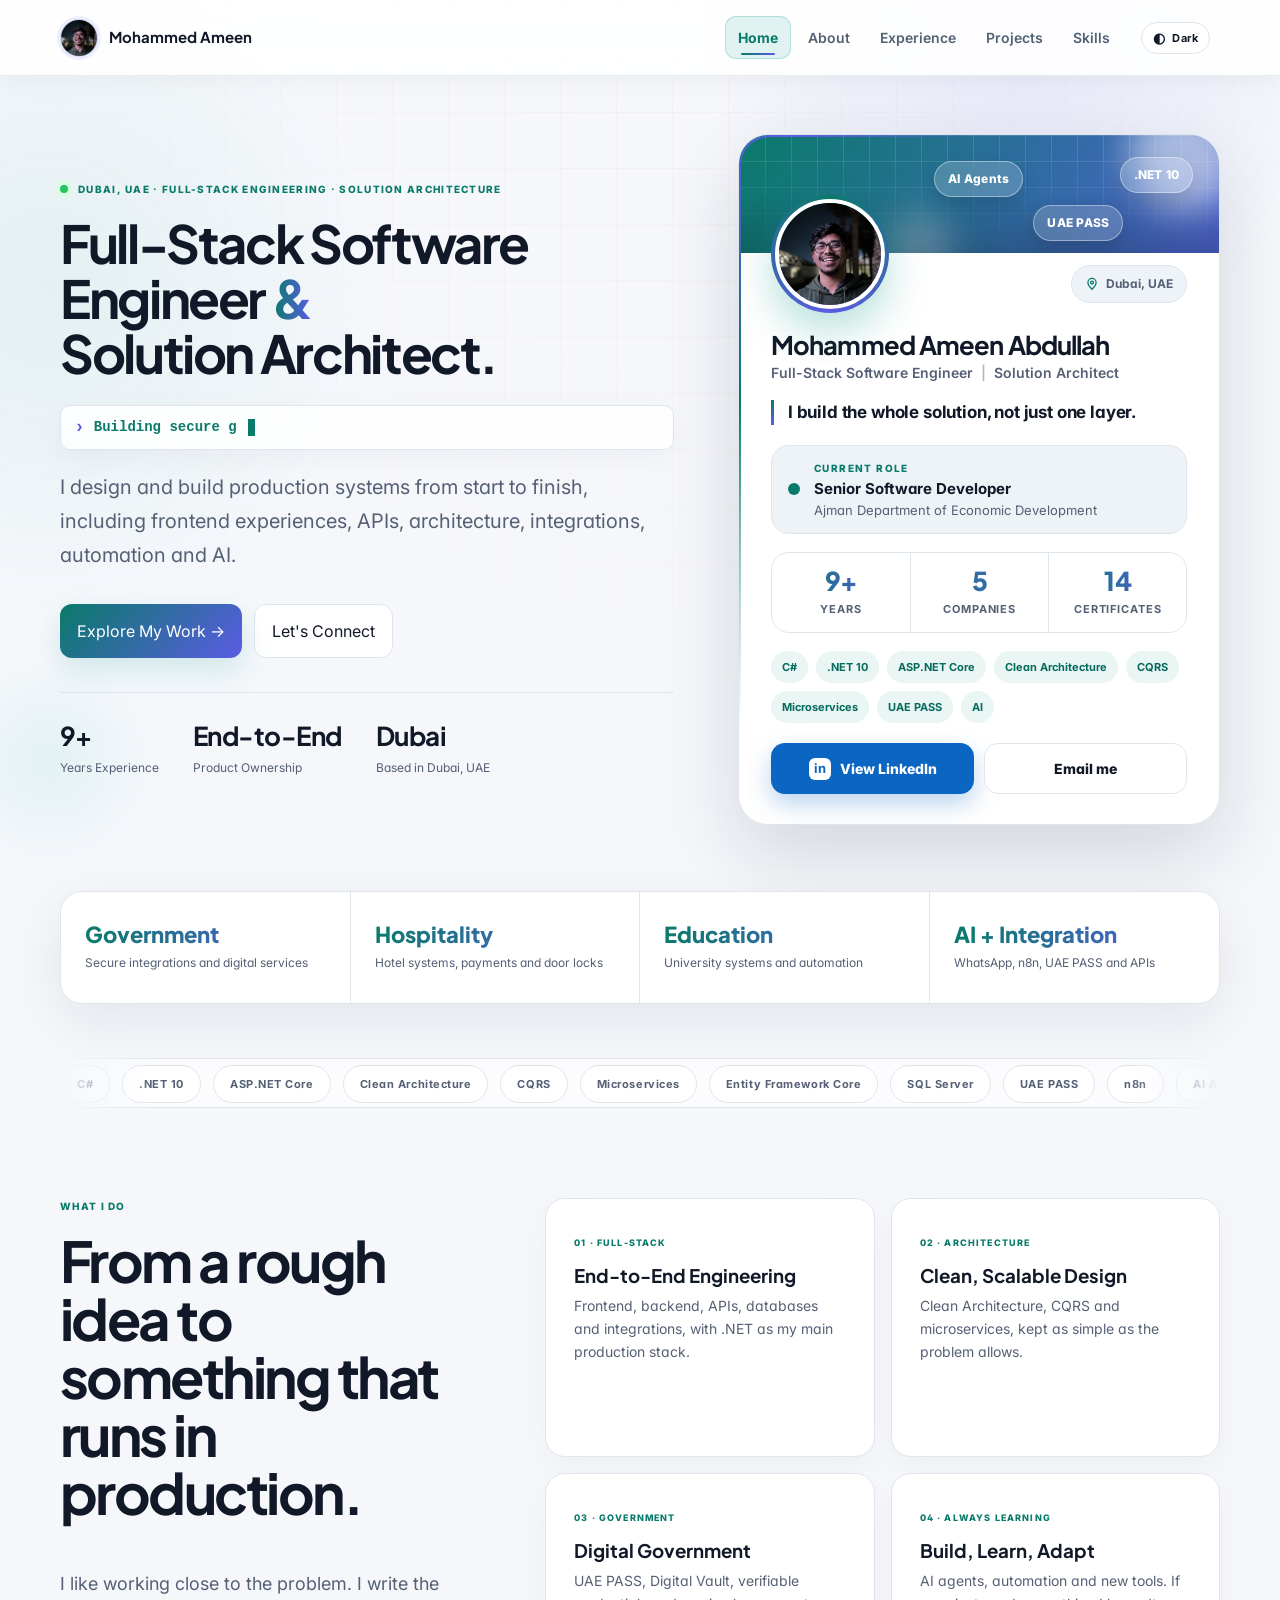
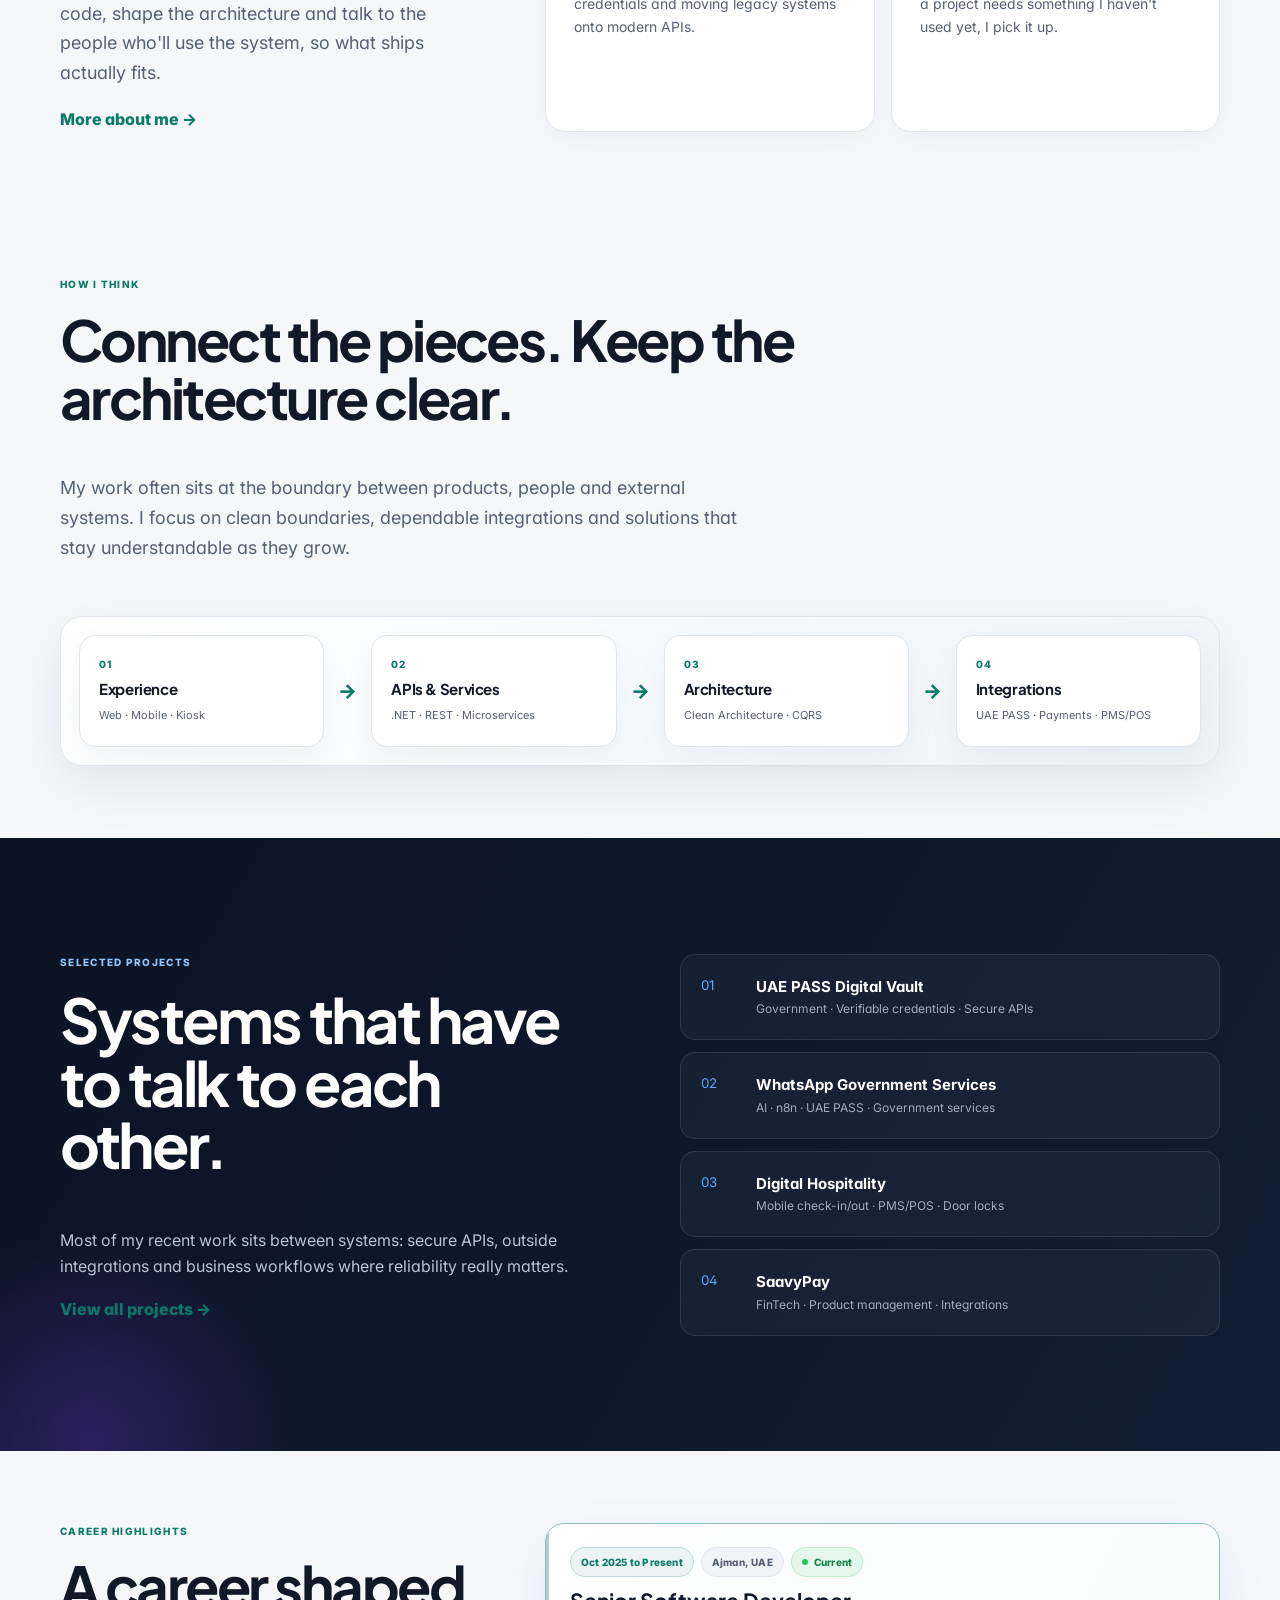
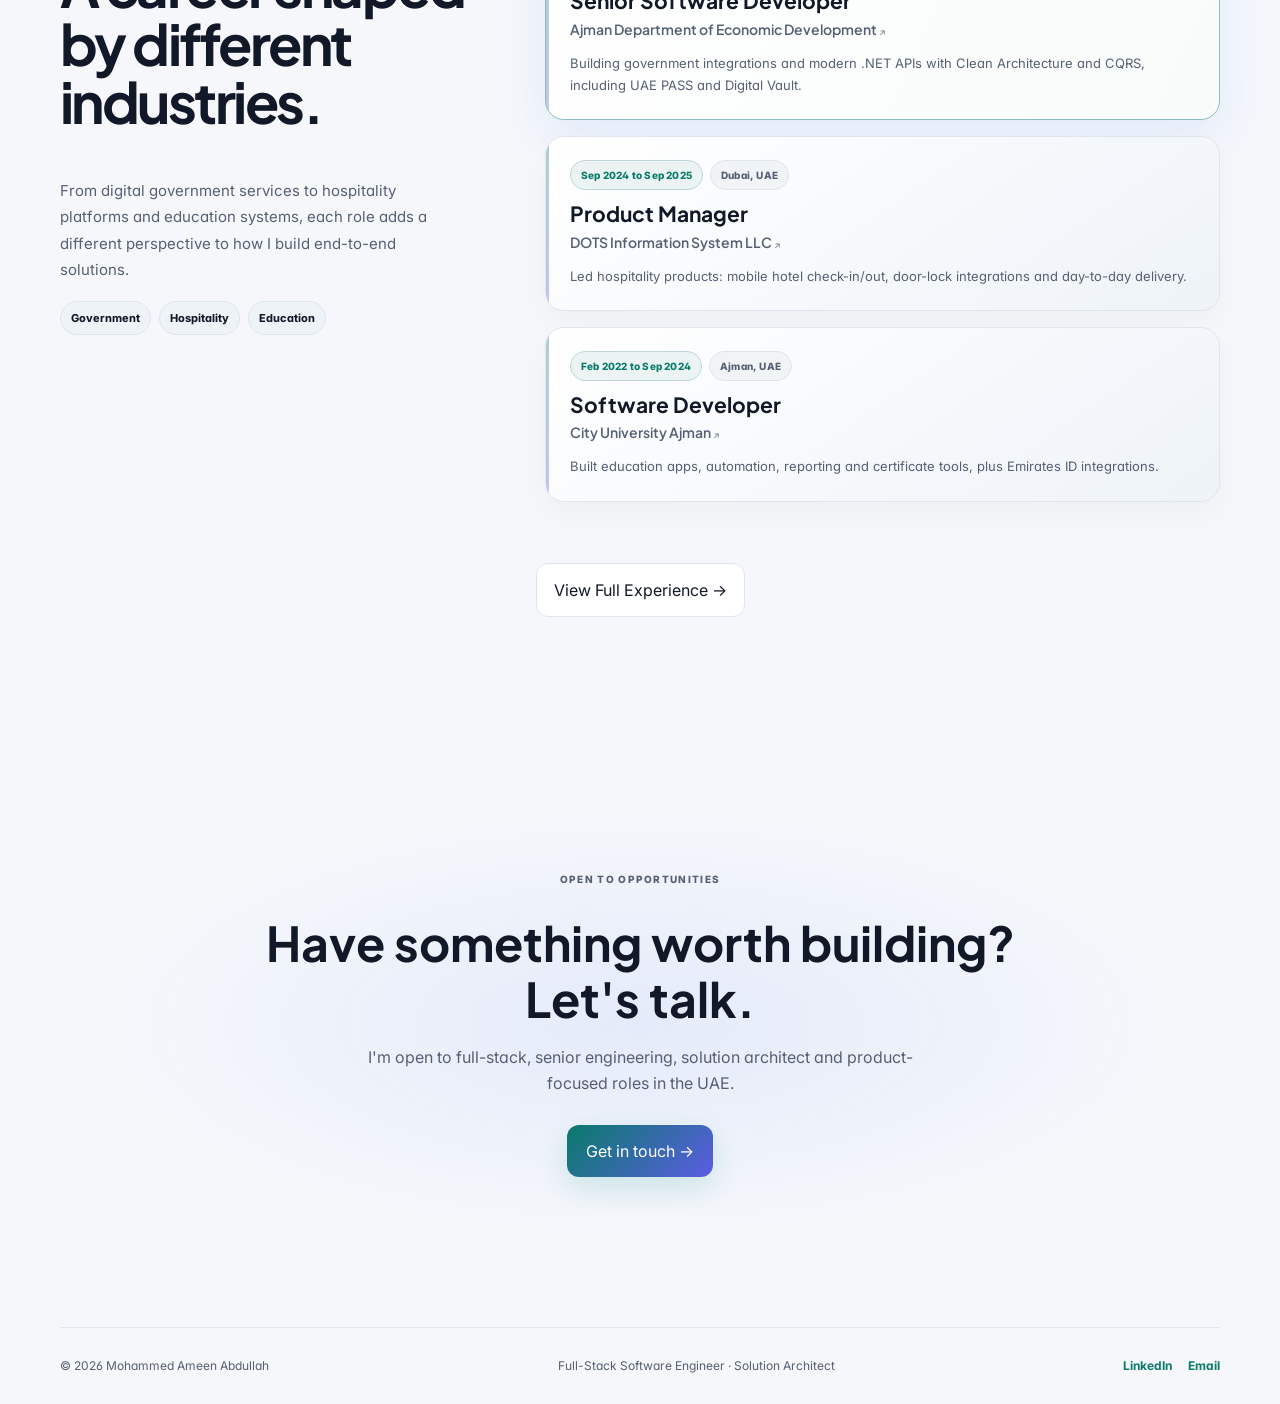
<file: index.html>
<!DOCTYPE html>
<html lang="en">
<head>
  <meta charset="UTF-8">
  <link rel="icon" type="image/png" href="/favicon.png">
  <link rel="apple-touch-icon" href="/favicon.png">
  <meta name="viewport" content="width=device-width, initial-scale=1.0">
<title>Mohammed Ameen Abdullah | Full-Stack Engineer &amp; Architect</title>
<meta name="description" content="Mohammed Ameen Abdullah is a full-stack software engineer and solution architect in Dubai, building .NET 10 systems, UAE PASS integrations and AI workflows.">
<meta name="author" content="Mohammed Ameen Abdullah">
<meta name="robots" content="index, follow, max-image-preview:large">
<link rel="canonical" href="https://mhdamn.github.io/">
<meta property="og:type" content="profile">
<meta property="og:site_name" content="Mohammed Ameen Abdullah">
<meta property="og:locale" content="en_US">
<meta property="og:title" content="Mohammed Ameen Abdullah | Full-Stack Engineer &amp; Architect">
<meta property="og:description" content="Mohammed Ameen Abdullah is a full-stack software engineer and solution architect in Dubai, building .NET 10 systems, UAE PASS integrations and AI workflows.">
<meta property="og:url" content="https://mhdamn.github.io/">
<meta property="og:image" content="https://mhdamn.github.io/og-image.jpg">
<meta property="og:image:width" content="1200">
<meta property="og:image:height" content="630">
<meta property="og:image:alt" content="Mohammed Ameen Abdullah, Full-Stack Software Engineer and Solution Architect in Dubai">
<meta name="twitter:card" content="summary_large_image">
<meta name="twitter:title" content="Mohammed Ameen Abdullah | Full-Stack Engineer &amp; Architect">
<meta name="twitter:description" content="Mohammed Ameen Abdullah is a full-stack software engineer and solution architect in Dubai, building .NET 10 systems, UAE PASS integrations and AI workflows.">
<meta name="twitter:image" content="https://mhdamn.github.io/og-image.jpg">
<script type="application/ld+json">{"@context":"https://schema.org","@graph":[{"@type":"WebSite","@id":"https://mhdamn.github.io/#website","url":"https://mhdamn.github.io/","name":"Mohammed Ameen Abdullah","inLanguage":"en","publisher":{"@id":"https://mhdamn.github.io/#person"}},{"@type":"Person","@id":"https://mhdamn.github.io/#person","name":"Mohammed Ameen Abdullah","jobTitle":"Full-Stack Software Engineer and Solution Architect","url":"https://mhdamn.github.io/","image":"https://mhdamn.github.io/profile.jpg","sameAs":["https://www.linkedin.com/in/mhdamn"],"address":{"@type":"PostalAddress","addressLocality":"Dubai","addressCountry":"AE"},"worksFor":{"@type":"Organization","name":"Ajman Department of Economic Development","url":"https://www.ajmanded.ae/en"},"alumniOf":[{"@type":"CollegeOrUniversity","name":"P.A. College of Engineering"},{"@type":"CollegeOrUniversity","name":"Visvesvaraya Technological University"}],"knowsAbout":["C#",".NET 10","ASP.NET Core","Clean Architecture","CQRS","Microservices","REST APIs","UAE PASS","Digital Vault","AI Agents","System Integration"]},{"@type":"ProfilePage","@id":"https://mhdamn.github.io/#profilepage","url":"https://mhdamn.github.io/","name":"Mohammed Ameen Abdullah | Full-Stack Engineer & Architect","description":"Mohammed Ameen Abdullah is a full-stack software engineer and solution architect in Dubai, building .NET 10 systems, UAE PASS integrations and AI workflows.","mainEntity":{"@id":"https://mhdamn.github.io/#person"},"isPartOf":{"@id":"https://mhdamn.github.io/#website"}}]}</script>
    <link rel="preconnect" href="https://fonts.googleapis.com">
  <link rel="preconnect" href="https://fonts.gstatic.com" crossorigin>
  <link href="https://fonts.googleapis.com/css2?family=Inter:wght@400;500;600;700;800&family=Plus+Jakarta+Sans:wght@600;700;800&display=swap" rel="stylesheet">
  <link rel="stylesheet" href="/styles.css">
  <meta name="theme-color" content="#0f9d8a">
  <script>try{var t=localStorage.getItem('portfolio-theme')||(matchMedia('(prefers-color-scheme: dark)').matches?'dark':'light');document.documentElement.setAttribute('data-theme',t)}catch(e){}</script>
</head>
<body class="home-page">
<a class="skip-link" href="#main-content">Skip to content</a>
  <div class="progress"></div>

  <header class="site-header">
    <a class="brand" href="/" aria-label="Mohammed Ameen Abdullah home">
      <span class="brand-avatar"><img src="/profile.jpg" alt="Mohammed Ameen" width="44" height="44" decoding="async" /></span>
      <strong>Mohammed Ameen</strong>
    </a>
    <button class="menu" type="button" aria-label="Open navigation" aria-expanded="false"><i></i><i></i><i></i></button>
<button class="theme-toggle" type="button" aria-label="Toggle light and dark theme" title="Toggle theme"><span class="theme-icon">◐</span><span class="theme-label">Theme</span></button>
    <nav class="nav" aria-label="Main navigation">
      <a href="/" class="active">Home</a>
      <a href="/about">About</a>
      <a href="/experience">Experience</a>
      <a href="/projects">Projects</a>
      <a href="/skills">Skills</a>
    </nav>
  </header>

  <main id="main-content">
    <section class="hero">
      <div class="reveal">
        <p class="eyebrow"><span class="pulse"></span>DUBAI, UAE · FULL-STACK ENGINEERING · SOLUTION ARCHITECTURE</p>
        <h1>Full-Stack Software Engineer <em>&amp;</em><br>Solution Architect.</h1>
        <p class="typed-line" aria-live="polite"><b>›</b> <span id="typed">Building secure government integrations</span><i class="caret"></i></p>
        <p class="lead">I design and build production systems from start to finish, including frontend experiences, APIs, architecture, integrations, automation and AI.</p>
        <div class="actions">
          <a class="btn primary" href="/projects">Explore My Work →</a>
          <a class="btn ghost" href="mailto:ameen412@gmail.com">Let's Connect</a>
        </div>
        <div class="quick-facts">
          <div><b data-count="9" data-suffix="+">9+</b><span>Years Experience</span></div>
          <div><b>End-to-End</b><span>Product Ownership</span></div>
          <div><b>Dubai</b><span>Based in Dubai, UAE</span></div>
        </div>
      </div>

      <div class="hero-card profile-hero hc reveal">
        <div class="card-glow"></div>
        <div class="hc-banner" aria-hidden="true">
          <span class="hc-orb hc-orb-a"></span><span class="hc-orb hc-orb-b"></span>
          <div class="hc-chips"><span class="hc-chip hc-chip-1">.NET 10</span>
          <span class="hc-chip hc-chip-2">UAE PASS</span>
          <span class="hc-chip hc-chip-3">AI Agents</span></div>
        </div>
        <div class="hc-body">
          <div class="hc-avatar-row">
            <div class="hc-avatar">
              <img class="hc-photo" src="/profile.jpg" width="600" height="600" fetchpriority="high" decoding="async" alt="Mohammed Ameen Abdullah" onerror="this.style.display='none';this.nextElementSibling.style.display='grid';">
              <div class="hc-fallback" aria-hidden="true">MA</div>
            </div>
            <span class="hc-loc"><svg viewBox="0 0 24 24" width="14" height="14" fill="none" stroke="currentColor" stroke-width="2.2" stroke-linecap="round" stroke-linejoin="round" aria-hidden="true"><path d="M12 21s-7-6.2-7-11.5A7 7 0 0 1 19 9.5C19 14.8 12 21 12 21z"/><circle cx="12" cy="9.5" r="2.5"/></svg>Dubai, UAE</span>
          </div>
          <h2 class="hc-name">Mohammed Ameen Abdullah</h2>
          <p class="hc-role"><span>Full-Stack Software Engineer</span><i>|</i><span>Solution Architect</span></p>
          <p class="hc-quote">I build the whole solution, not just one layer.</p>
          <div class="hc-now">
            <span class="hc-now-dot"></span>
            <div><small>Current role</small><strong>Senior Software Developer</strong><span>Ajman Department of Economic Development</span></div>
          </div>
          <div class="hc-stats">
            <div><b data-count="9" data-suffix="+">9+</b><span>Years</span></div>
            <div><b data-count="5">5</b><span>Companies</span></div>
            <div><b data-count="14">14</b><span>Certificates</span></div>
          </div>
          <div class="mini-stack">
            <span>C#</span><span>.NET 10</span><span>ASP.NET Core</span><span>Clean Architecture</span><span>CQRS</span><span>Microservices</span><span>UAE PASS</span><span>AI</span>
          </div>
          <div class="hc-actions">
            <a class="hc-btn hc-btn-li" href="https://www.linkedin.com/in/mhdamn" target="_blank" rel="noopener noreferrer"><b>in</b> View LinkedIn</a>
            <a class="hc-btn hc-btn-ghost" href="mailto:ameen412@gmail.com">Email me</a>
          </div>
        </div>
      </div>
    </section>

    <div class="stats reveal">
      <div><strong>Government</strong><span>Secure integrations and digital services</span></div>
      <div><strong>Hospitality</strong><span>Hotel systems, payments and door locks</span></div>
      <div><strong>Education</strong><span>University systems and automation</span></div>
      <div><strong>AI + Integration</strong><span>WhatsApp, n8n, UAE PASS and APIs</span></div>
    </div>

    <div class="marquee reveal" aria-label="Technologies">
      <div class="marquee-track">
        <span>C#</span><span>.NET 10</span><span>ASP.NET Core</span><span>Clean Architecture</span><span>CQRS</span><span>Microservices</span><span>Entity Framework Core</span><span>SQL Server</span><span>UAE PASS</span><span>n8n</span><span>AI Agents</span><span>Azure DevOps</span>
        <span>C#</span><span>.NET 10</span><span>ASP.NET Core</span><span>Clean Architecture</span><span>CQRS</span><span>Microservices</span><span>Entity Framework Core</span><span>SQL Server</span><span>UAE PASS</span><span>n8n</span><span>AI Agents</span><span>Azure DevOps</span>
      </div>
    </div>

    <section class="section">
      <div class="split">
        <div class="reveal">
          <p class="eyebrow">WHAT I DO</p>
          <h2 class="section-title">From a rough idea to something that runs in production.</h2>
          <p class="lead">I like working close to the problem. I write the code, shape the architecture and talk to the people who'll use the system, so what ships actually fits.</p>
          <a class="text-link" href="/about">More about me →</a>
        </div>
        <div class="feature-grid">
          <article class="reveal"><span>01 · FULL-STACK</span><h3>End-to-End Engineering</h3><p>Frontend, backend, APIs, databases and integrations, with .NET as my main production stack.</p></article>
          <article class="reveal"><span>02 · ARCHITECTURE</span><h3>Clean, Scalable Design</h3><p>Clean Architecture, CQRS and microservices, kept as simple as the problem allows.</p></article>
          <article class="reveal"><span>03 · GOVERNMENT</span><h3>Digital Government</h3><p>UAE PASS, Digital Vault, verifiable credentials and moving legacy systems onto modern APIs.</p></article>
          <article class="reveal"><span>04 · ALWAYS LEARNING</span><h3>Build, Learn, Adapt</h3><p>AI agents, automation and new tools. If a project needs something I haven't used yet, I pick it up.</p></article>
        </div>
      </div>
    </section>

    <section class="architecture-section section">
      <div class="architecture-intro reveal">
        <p class="eyebrow">HOW I THINK</p>
        <h2 class="section-title">Connect the pieces. Keep the architecture clear.</h2>
        <p class="lead">My work often sits at the boundary between products, people and external systems. I focus on clean boundaries, dependable integrations and solutions that stay understandable as they grow.</p>
      </div>
      <div class="architecture-flow reveal" aria-label="Engineering approach">
        <div><span>01</span><b>Experience</b><small>Web · Mobile · Kiosk</small></div>
        <i>→</i>
        <div><span>02</span><b>APIs &amp; Services</b><small>.NET · REST · Microservices</small></div>
        <i>→</i>
        <div><span>03</span><b>Architecture</b><small>Clean Architecture · CQRS</small></div>
        <i>→</i>
        <div><span>04</span><b>Integrations</b><small>UAE PASS · Payments · PMS/POS</small></div>
      </div>
    </section>

    <section class="dark-band">
      <div class="reveal">
        <p class="eyebrow light">SELECTED PROJECTS</p>
        <h2>Systems that have to talk to each other.</h2>
        <p>Most of my recent work sits between systems: secure APIs, outside integrations and business workflows where reliability really matters.</p>
        <a class="text-link" href="/projects">View all projects →</a>
      </div>
      <div class="project-preview reveal">
        <div><small>01</small><b>UAE PASS Digital Vault</b><span>Government · Verifiable credentials · Secure APIs</span></div>
        <div><small>02</small><b>WhatsApp Government Services</b><span>AI · n8n · UAE PASS · Government services</span></div>
        <div><small>03</small><b>Digital Hospitality</b><span>Mobile check-in/out · PMS/POS · Door locks</span></div>
        <div><small>04</small><b>SaavyPay</b><span>FinTech · Product management · Integrations</span></div>
      </div>
    </section>

    <section class="section">
      <div class="split split-timeline">
        <div class="reveal">
          <p class="eyebrow">CAREER HIGHLIGHTS</p>
          <h2 class="section-title">A career shaped by different industries.</h2><p class="career-summary-copy">From digital government services to hospitality platforms and education systems, each role adds a different perspective to how I build end-to-end solutions.</p><div class="career-summary-tags"><span>Government</span><span>Hospitality</span><span>Education</span></div>
        </div>
        <div class="experience-timeline compact reveal" aria-label="Selected career highlights">
          <article class="experience-item is-current"><div class="experience-marker"><span>DED</span></div><div class="experience-card"><div class="timeline-meta"><span>Oct 2025 to Present</span><span>Ajman, UAE</span><span class="now-badge"><i></i>Current</span></div><h2>Senior Software Developer</h2><h3><a class="company-link" href="https://www.ajmanded.ae/en" target="_blank" rel="noopener noreferrer">Ajman Department of Economic Development</a></h3><p>Building government integrations and modern .NET APIs with Clean Architecture and CQRS, including UAE PASS and Digital Vault.</p></div></article>
          <article class="experience-item"><div class="experience-marker"><span>DOTS</span></div><div class="experience-card"><div class="timeline-meta"><span>Sep 2024 to Sep 2025</span><span>Dubai, UAE</span></div><h2>Product Manager</h2><h3><a class="company-link" href="https://www.dotsinfosys.com/" target="_blank" rel="noopener noreferrer">DOTS Information System LLC</a></h3><p>Led hospitality products: mobile hotel check-in/out, door-lock integrations and day-to-day delivery.</p></div></article>
          <article class="experience-item"><div class="experience-marker"><span>CUA</span></div><div class="experience-card"><div class="timeline-meta"><span>Feb 2022 to Sep 2024</span><span>Ajman, UAE</span></div><h2>Software Developer</h2><h3><a class="company-link" href="https://cu.ac.ae/" target="_blank" rel="noopener noreferrer">City University Ajman</a></h3><p>Built education apps, automation, reporting and certificate tools, plus Emirates ID integrations.</p></div></article>
        </div>
      </div>
      <div class="actions reveal" style="justify-content:center;margin-top:35px"><a class="btn ghost" href="/experience">View Full Experience →</a></div>
    </section>


    <section class="section">
      <div class="cta reveal">
        <p class="eyebrow">OPEN TO OPPORTUNITIES</p>
        <h2>Have something worth building? Let's talk.</h2>
        <p>I'm open to full-stack, senior engineering, solution architect and product-focused roles in the UAE.</p>
        <a class="btn primary" href="mailto:ameen412@gmail.com">Get in touch →</a>
      </div>
    </section>
  </main>
  <footer>
    <span>© 2026 Mohammed Ameen Abdullah</span>
    <span>Full-Stack Software Engineer · Solution Architect</span>
    <span class="footer-links"><a href="https://www.linkedin.com/in/mhdamn" target="_blank" rel="noopener noreferrer">LinkedIn</a><a href="mailto:ameen412@gmail.com">Email</a></span>
  </footer>
  <script src="/script.js"></script>
</body>
</html>
</file>
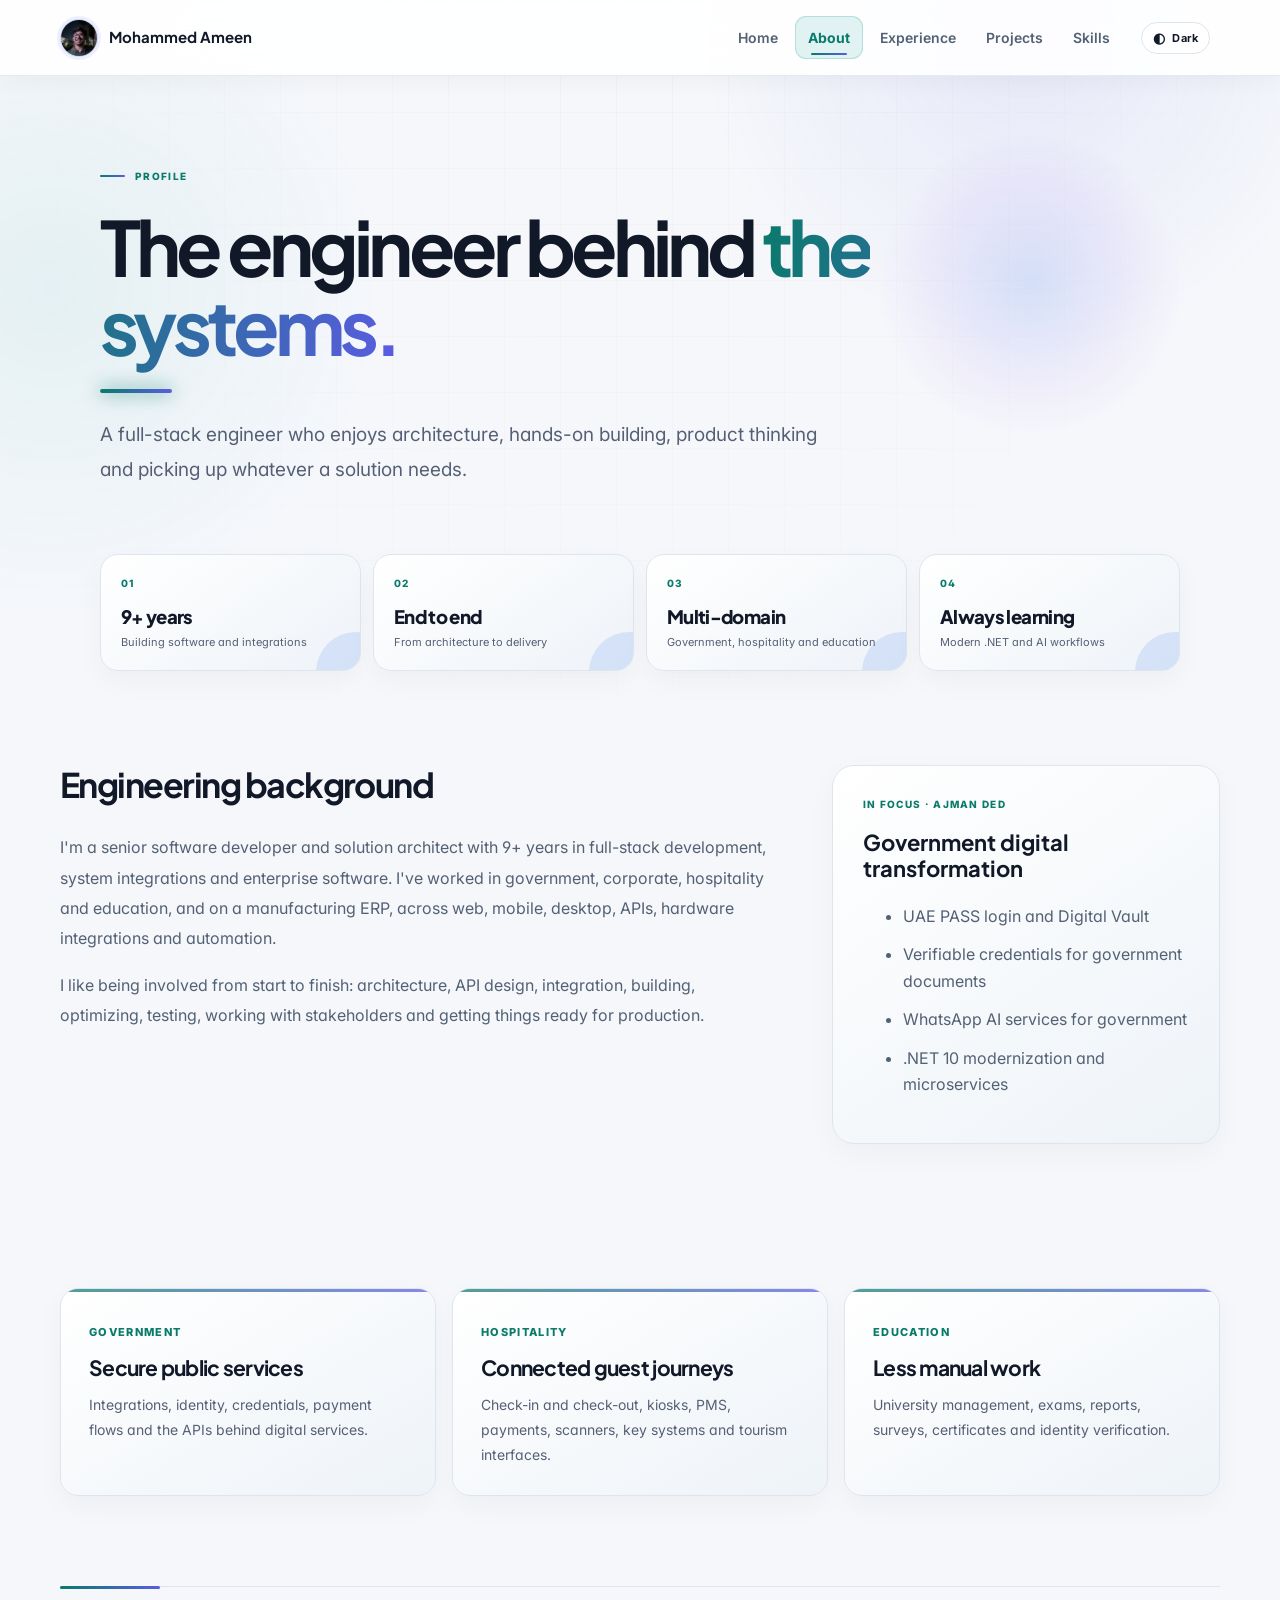
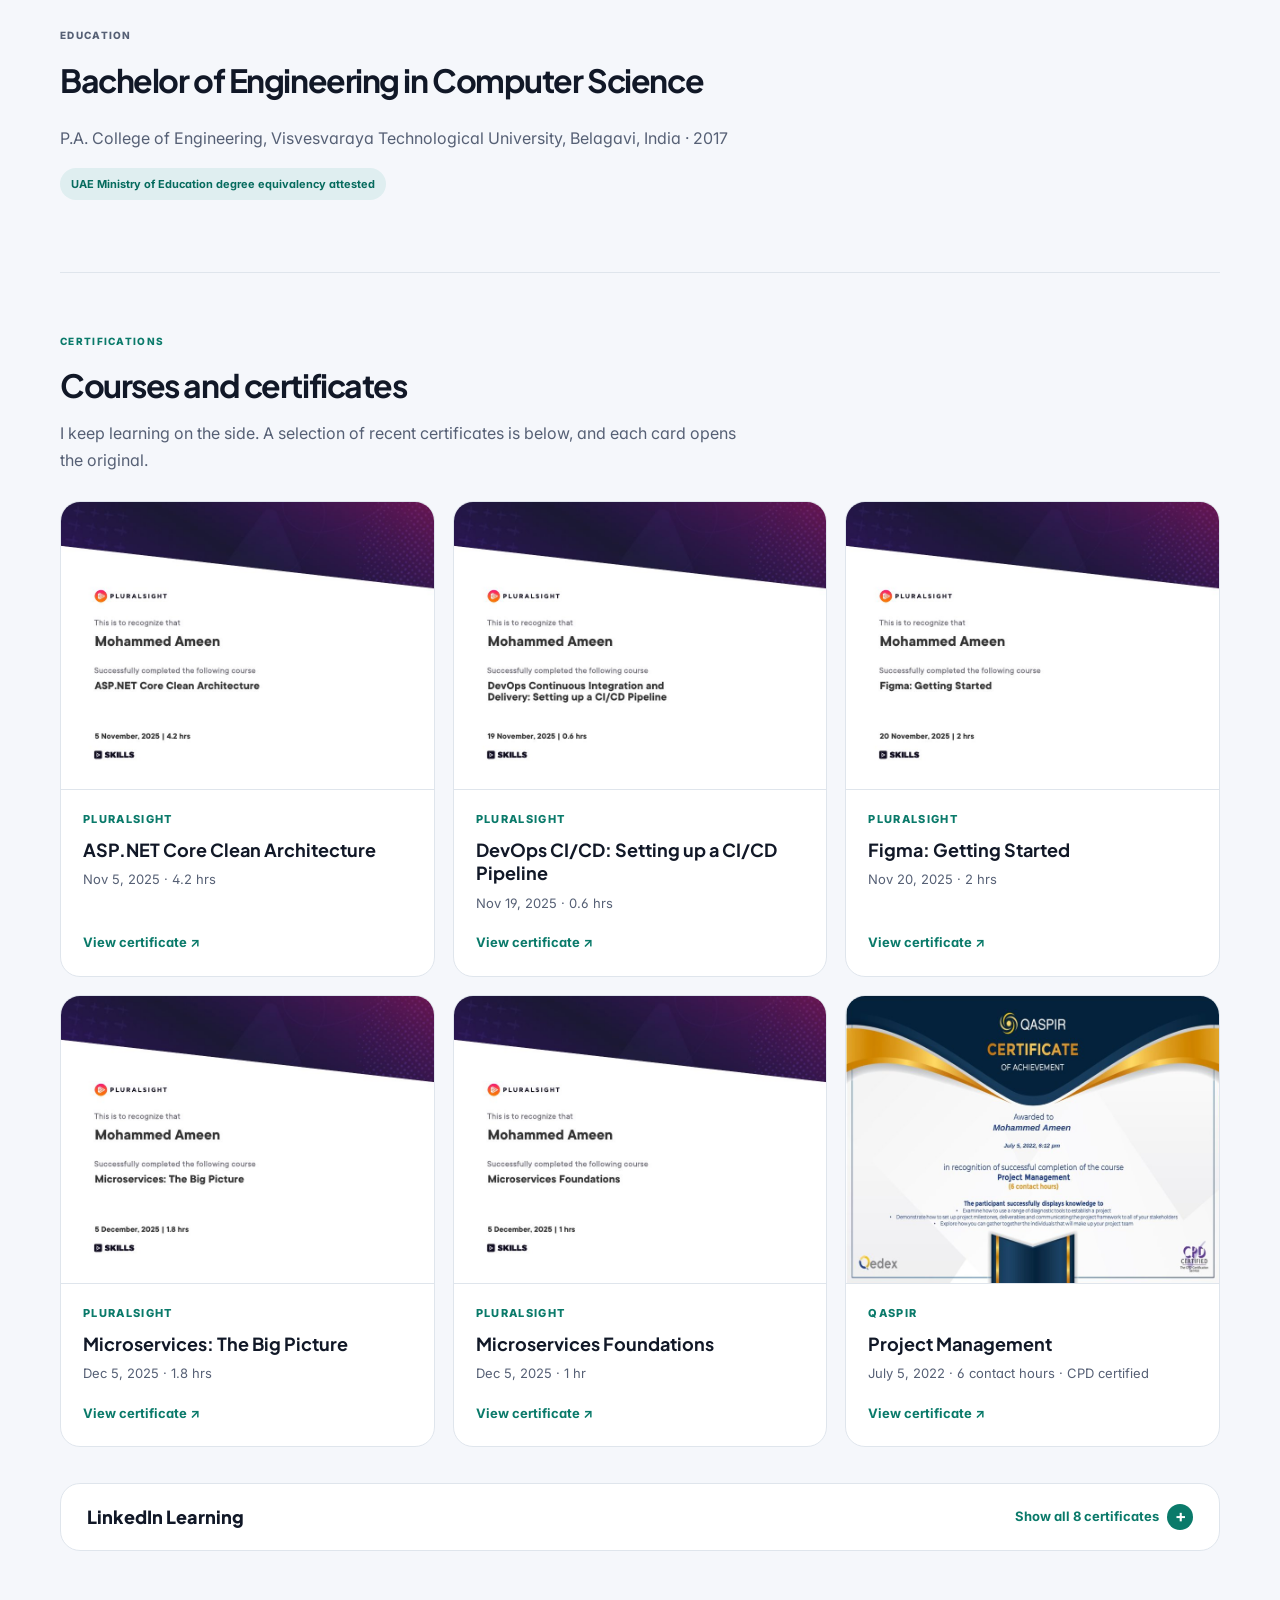
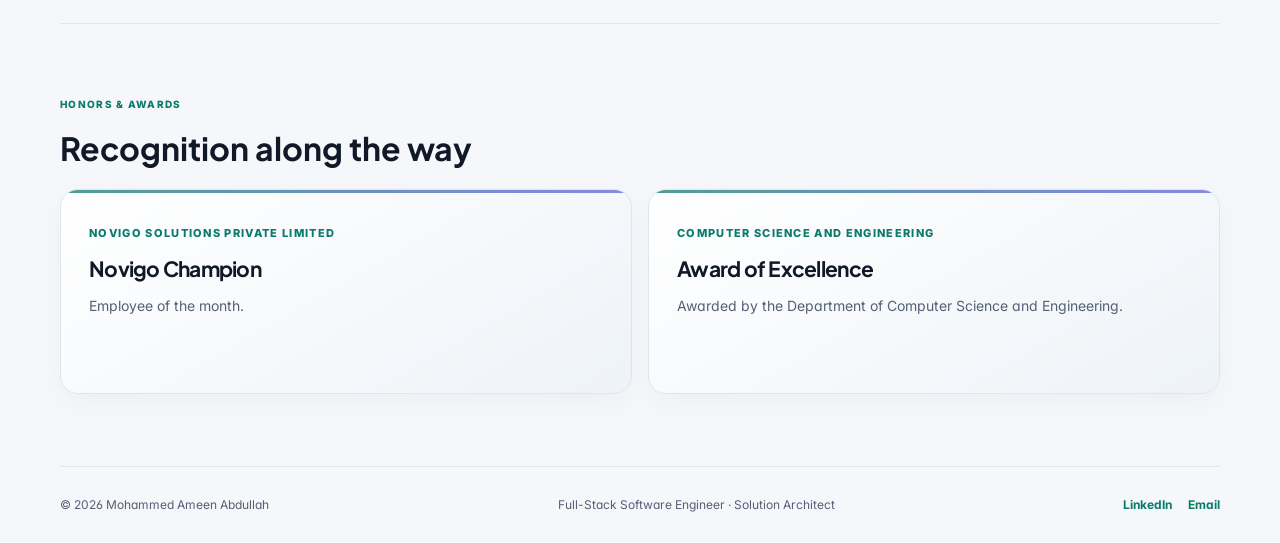
<file: about.html>
<!doctype html>
<html lang="en">
<head>
  <link rel="icon" type="image/png" href="/favicon.png">
  <link rel="apple-touch-icon" href="/favicon.png">
<meta charset="utf-8"><meta name="theme-color" content="#07111f">
<meta name="viewport" content="width=device-width, initial-scale=1">
<title>About Mohammed Ameen | Software Engineer in Dubai</title>
<meta name="description" content="Learn about Mohammed Ameen Abdullah, a Dubai-based full-stack engineer with 9+ years across government, hospitality and education. Certificates and honors.">
<meta name="author" content="Mohammed Ameen Abdullah">
<meta name="robots" content="index, follow, max-image-preview:large">
<link rel="canonical" href="https://mhdamn.github.io/about">
<meta property="og:type" content="website">
<meta property="og:site_name" content="Mohammed Ameen Abdullah">
<meta property="og:locale" content="en_US">
<meta property="og:title" content="About Mohammed Ameen | Software Engineer in Dubai">
<meta property="og:description" content="Learn about Mohammed Ameen Abdullah, a Dubai-based full-stack engineer with 9+ years across government, hospitality and education. Certificates and honors.">
<meta property="og:url" content="https://mhdamn.github.io/about">
<meta property="og:image" content="https://mhdamn.github.io/og-image.jpg">
<meta property="og:image:width" content="1200">
<meta property="og:image:height" content="630">
<meta property="og:image:alt" content="Mohammed Ameen Abdullah, Full-Stack Software Engineer and Solution Architect in Dubai">
<meta name="twitter:card" content="summary_large_image">
<meta name="twitter:title" content="About Mohammed Ameen | Software Engineer in Dubai">
<meta name="twitter:description" content="Learn about Mohammed Ameen Abdullah, a Dubai-based full-stack engineer with 9+ years across government, hospitality and education. Certificates and honors.">
<meta name="twitter:image" content="https://mhdamn.github.io/og-image.jpg">
<script type="application/ld+json">{"@context":"https://schema.org","@graph":[{"@type":"AboutPage","@id":"https://mhdamn.github.io/about.html#webpage","url":"https://mhdamn.github.io/about.html","name":"About Mohammed Ameen | Software Engineer in Dubai","description":"Learn about Mohammed Ameen Abdullah, a Dubai-based full-stack engineer with 9+ years across government, hospitality and education. Certificates and honors.","isPartOf":{"@id":"https://mhdamn.github.io/#website"},"about":{"@id":"https://mhdamn.github.io/#person"},"inLanguage":"en"},{"@type":"BreadcrumbList","itemListElement":[{"@type":"ListItem","position":1,"name":"Home","item":"https://mhdamn.github.io/"},{"@type":"ListItem","position":2,"name":"About","item":"https://mhdamn.github.io/about.html"}]}]}</script>
<link rel="preconnect" href="https://fonts.googleapis.com"><link rel="preconnect" href="https://fonts.gstatic.com" crossorigin>
<link href="https://fonts.googleapis.com/css2?family=Inter:wght@400;500;600;700;800&family=Plus+Jakarta+Sans:wght@600;700;800&display=swap" rel="stylesheet">
<link rel="stylesheet" href="/styles.css">
</head>
<body class="about-page">
<a class="skip-link" href="#main-content">Skip to content</a>
<div class="progress"></div>
<header class="site-header">
<a class="brand" href="/"><span class="brand-avatar"><img src="/profile.jpg" alt="Mohammed Ameen" width="44" height="44" decoding="async" /></span><strong>Mohammed Ameen</strong></a>
<button class="menu" type="button" aria-label="Open navigation" aria-expanded="false"><i></i><i></i><i></i></button>
<button class="theme-toggle" type="button" aria-label="Toggle light and dark theme" title="Toggle theme"><span class="theme-icon">◐</span><span class="theme-label">Theme</span></button>
<nav class="nav" aria-label="Main navigation">
<a href="/">Home</a><a href="/about">About</a><a href="/experience">Experience</a><a href="/projects">Projects</a><a href="/skills">Skills</a>
</nav></header>
<main id="main-content">
<section class="page-hero reveal"><p class="eyebrow">PROFILE</p><h1>The engineer behind <em>the systems.</em></h1><p class="lead">A full-stack engineer who enjoys architecture, hands-on building, product thinking and picking up whatever a solution needs.</p></section>
<section class="about-metrics section reveal" aria-label="Professional profile at a glance">
  <article><span>01</span><strong>9+ years</strong><small>Building software and integrations</small></article>
  <article><span>02</span><strong>End to end</strong><small>From architecture to delivery</small></article>
  <article><span>03</span><strong>Multi-domain</strong><small>Government, hospitality and education</small></article>
  <article><span>04</span><strong>Always learning</strong><small>Modern .NET and AI workflows</small></article>
</section>

<section class="section content-section reveal">
<div class="prose">
<h2>Engineering background</h2>
<p>I'm a senior software developer and solution architect with 9+ years in full-stack development, system integrations and enterprise software. I've worked in government, corporate, hospitality and education, and on a manufacturing ERP, across web, mobile, desktop, APIs, hardware integrations and automation.</p>
<p>I like being involved from start to finish: architecture, API design, integration, building, optimizing, testing, working with stakeholders and getting things ready for production.</p>
</div>
<div class="highlight-card">
<p class="eyebrow">IN FOCUS · AJMAN DED</p><h3>Government digital transformation</h3>
<ul><li>UAE PASS login and Digital Vault</li><li>Verifiable credentials for government documents</li><li>WhatsApp AI services for government</li><li>.NET 10 modernization and microservices</li></ul>
</div>
</section>
<section class="section cards-3 reveal">
<article class="info-card"><span>Government</span><h3>Secure public services</h3><p>Integrations, identity, credentials, payment flows and the APIs behind digital services.</p></article>
<article class="info-card"><span>Hospitality</span><h3>Connected guest journeys</h3><p>Check-in and check-out, kiosks, PMS, payments, scanners, key systems and tourism interfaces.</p></article>
<article class="info-card"><span>Education</span><h3>Less manual work</h3><p>University management, exams, reports, surveys, certificates and identity verification.</p></article>
</section>
<section class="section education reveal"><p class="eyebrow">EDUCATION</p><h2>Bachelor of Engineering in Computer Science</h2><p>P.A. College of Engineering, Visvesvaraya Technological University, Belagavi, India · 2017</p><span class="pill">UAE Ministry of Education degree equivalency attested</span></section>
<section class="section certs reveal"><p class="eyebrow">CERTIFICATIONS</p><h2>Courses and certificates</h2><p class="lead">I keep learning on the side. A selection of recent certificates is below, and each card opens the original.</p>
<div class="cert-grid">
<a class="cert-card" href="/certificates/aspnet-core-clean-architecture.pdf" target="_blank" rel="noopener noreferrer" aria-label="View certificate: ASP.NET Core Clean Architecture">
<div class="cert-thumb"><img src="/certificates/thumbs/aspnet-core-clean-architecture.jpg" alt="ASP.NET Core Clean Architecture certificate" loading="lazy" decoding="async"></div>
<div class="cert-body"><span>Pluralsight</span><h3>ASP.NET Core Clean Architecture</h3><p>Nov 5, 2025 · 4.2 hrs</p><em>View certificate ↗</em></div>
</a>
<a class="cert-card" href="/certificates/ci-cd-pipeline.pdf" target="_blank" rel="noopener noreferrer" aria-label="View certificate: DevOps CI/CD: Setting up a CI/CD Pipeline">
<div class="cert-thumb"><img src="/certificates/thumbs/ci-cd-pipeline.jpg" alt="DevOps CI/CD: Setting up a CI/CD Pipeline certificate" loading="lazy" decoding="async"></div>
<div class="cert-body"><span>Pluralsight</span><h3>DevOps CI/CD: Setting up a CI/CD Pipeline</h3><p>Nov 19, 2025 · 0.6 hrs</p><em>View certificate ↗</em></div>
</a>
<a class="cert-card" href="/certificates/figma-getting-started.pdf" target="_blank" rel="noopener noreferrer" aria-label="View certificate: Figma: Getting Started">
<div class="cert-thumb"><img src="/certificates/thumbs/figma-getting-started.jpg" alt="Figma: Getting Started certificate" loading="lazy" decoding="async"></div>
<div class="cert-body"><span>Pluralsight</span><h3>Figma: Getting Started</h3><p>Nov 20, 2025 · 2 hrs</p><em>View certificate ↗</em></div>
</a>
<a class="cert-card" href="/certificates/microservices-big-picture.pdf" target="_blank" rel="noopener noreferrer" aria-label="View certificate: Microservices: The Big Picture">
<div class="cert-thumb"><img src="/certificates/thumbs/microservices-big-picture.jpg" alt="Microservices: The Big Picture certificate" loading="lazy" decoding="async"></div>
<div class="cert-body"><span>Pluralsight</span><h3>Microservices: The Big Picture</h3><p>Dec 5, 2025 · 1.8 hrs</p><em>View certificate ↗</em></div>
</a>
<a class="cert-card" href="/certificates/microservices-foundations.pdf" target="_blank" rel="noopener noreferrer" aria-label="View certificate: Microservices Foundations">
<div class="cert-thumb"><img src="/certificates/thumbs/microservices-foundations.jpg" alt="Microservices Foundations certificate" loading="lazy" decoding="async"></div>
<div class="cert-body"><span>Pluralsight</span><h3>Microservices Foundations</h3><p>Dec 5, 2025 · 1 hr</p><em>View certificate ↗</em></div>
</a>
<a class="cert-card" href="/certificates/project-management.png" target="_blank" rel="noopener noreferrer" aria-label="View certificate: Project Management">
<div class="cert-thumb"><img src="/certificates/thumbs/project-management.jpg" alt="Project Management certificate" loading="lazy" decoding="async"></div>
<div class="cert-body"><span>Qaspir</span><h3>Project Management</h3><p>July 5, 2022 · 6 contact hours · CPD certified</p><em>View certificate ↗</em></div>
</a>
</div>
<details class="cert-more">
<summary><span>LinkedIn Learning</span><em>Show all 8 certificates</em></summary>
<div class="cert-link-grid">
<a class="cert-link-card" href="https://www.linkedin.com/learning/certificates/84976ec402dc028e2f1b204dfae77c3d1388ea0d47899b3bda99f8f81369885b" target="_blank" rel="noopener noreferrer" aria-label="View on LinkedIn: Introduction to Artificial Intelligence">
<span class="cert-issuer">LinkedIn Learning</span><h3>Introduction to Artificial Intelligence</h3><p>Issued Jul 2024</p>
<div class="cert-skills"><i>Artificial Intelligence (AI)</i></div><em>View on LinkedIn ↗</em>
</a>
<a class="cert-link-card" href="https://www.linkedin.com/learning/certificates/d546cd5b0bfc25cd5f1eb0c4086da54ad738f43ed4b8648f88bb6be5151e4dc1" target="_blank" rel="noopener noreferrer" aria-label="View on LinkedIn: Ethics in the Age of Generative AI">
<span class="cert-issuer">LinkedIn Learning</span><h3>Ethics in the Age of Generative AI</h3><p>Issued Jul 2024</p>
<div class="cert-skills"><i>Responsible AI</i><i>Computer Ethics</i></div><em>View on LinkedIn ↗</em>
</a>
<a class="cert-link-card" href="https://www.linkedin.com/learning/certificates/24606512e86c284030ea480e8425f2ab5aeddcadb4a1c07b2dfd701c9477b52e" target="_blank" rel="noopener noreferrer" aria-label="View on LinkedIn: Learning Microsoft 365 Copilot">
<span class="cert-issuer">LinkedIn Learning</span><h3>Learning Microsoft 365 Copilot</h3><p>Issued Jul 2024</p>
<div class="cert-skills"><i>Microsoft 365</i></div><em>View on LinkedIn ↗</em>
</a>
<a class="cert-link-card" href="https://www.linkedin.com/learning/certificates/d23bf464573dddfafcd368e5eb67df5a9a14261ca8fb39d8bde9b67354181c3f" target="_blank" rel="noopener noreferrer" aria-label="View on LinkedIn: Streamlining Your Work with Microsoft Copilot">
<span class="cert-issuer">LinkedIn Learning</span><h3>Streamlining Your Work with Microsoft Copilot</h3><p>Issued Jul 2024</p>
<div class="cert-skills"><i>Microsoft Copilot</i><i>Productivity Improvement</i></div><em>View on LinkedIn ↗</em>
</a>
<a class="cert-link-card" href="https://www.linkedin.com/learning/certificates/45f91783f150c25c2c4c7519906a28e1aca2643669708ba1c5557278122dfd6e" target="_blank" rel="noopener noreferrer" aria-label="View on LinkedIn: Generative AI: The Evolution of Thoughtful Online Search">
<span class="cert-issuer">LinkedIn Learning</span><h3>Generative AI: The Evolution of Thoughtful Online Search</h3><p>Issued Jul 2024</p>
<div class="cert-skills"><i>Search Engine Technology</i><i>Artificial Intelligence for Business</i></div><em>View on LinkedIn ↗</em>
</a>
<a class="cert-link-card" href="https://www.linkedin.com/learning/certificates/f6592f9327490f03381f1d73771901f103d84b5441f2af5347cc8862ff4fccae" target="_blank" rel="noopener noreferrer" aria-label="View on LinkedIn: What Is Generative AI?">
<span class="cert-issuer">LinkedIn Learning</span><h3>What Is Generative AI?</h3><p>Issued Jul 2024</p>
<div class="cert-skills"><i>Generative AI</i></div><em>View on LinkedIn ↗</em>
</a>
<a class="cert-link-card" href="https://www.linkedin.com/learning/certificates/39ed18b11aaa611b2256323014441761c1a74a10b4caea71497eb85eb68c11cb" target="_blank" rel="noopener noreferrer" aria-label="View on LinkedIn: Agile Software Development">
<span class="cert-issuer">LinkedIn Learning</span><h3>Agile Software Development</h3><p>Issued Mar 2023</p>
<div class="cert-skills"><i>Agile Software Development</i></div><em>View on LinkedIn ↗</em>
</a>
<a class="cert-link-card" href="https://www.linkedin.com/learning/certificates/571f536f03f72d3cfa3df2a70e0aa046fb1cf76423d867a69eb180dc906f8ea4" target="_blank" rel="noopener noreferrer" aria-label="View on LinkedIn: Agile Software Development: Scrum for Developers (2018)">
<span class="cert-issuer">LinkedIn Learning</span><h3>Agile Software Development: Scrum for Developers (2018)</h3><p>Issued Mar 2023</p>
<div class="cert-skills"><i>Scrum</i></div><em>View on LinkedIn ↗</em>
</a>
</div>
</details>
</section>
<section class="section honors reveal"><p class="eyebrow">HONORS &amp; AWARDS</p><h2>Recognition along the way</h2>
<div class="honors-grid">
<article class="info-card"><span>Novigo Solutions Private Limited</span><h3>Novigo Champion</h3><p>Employee of the month.</p></article>
<article class="info-card"><span>Computer Science and Engineering</span><h3>Award of Excellence</h3><p>Awarded by the Department of Computer Science and Engineering.</p></article>
</div></section>
</main>
  <footer>
    <span>© 2026 Mohammed Ameen Abdullah</span>
    <span>Full-Stack Software Engineer · Solution Architect</span>
    <span class="footer-links"><a href="https://www.linkedin.com/in/mhdamn" target="_blank" rel="noopener noreferrer">LinkedIn</a><a href="mailto:ameen412@gmail.com">Email</a></span>
  </footer>
<script src="/script.js"></script>
</body></html>
</file>
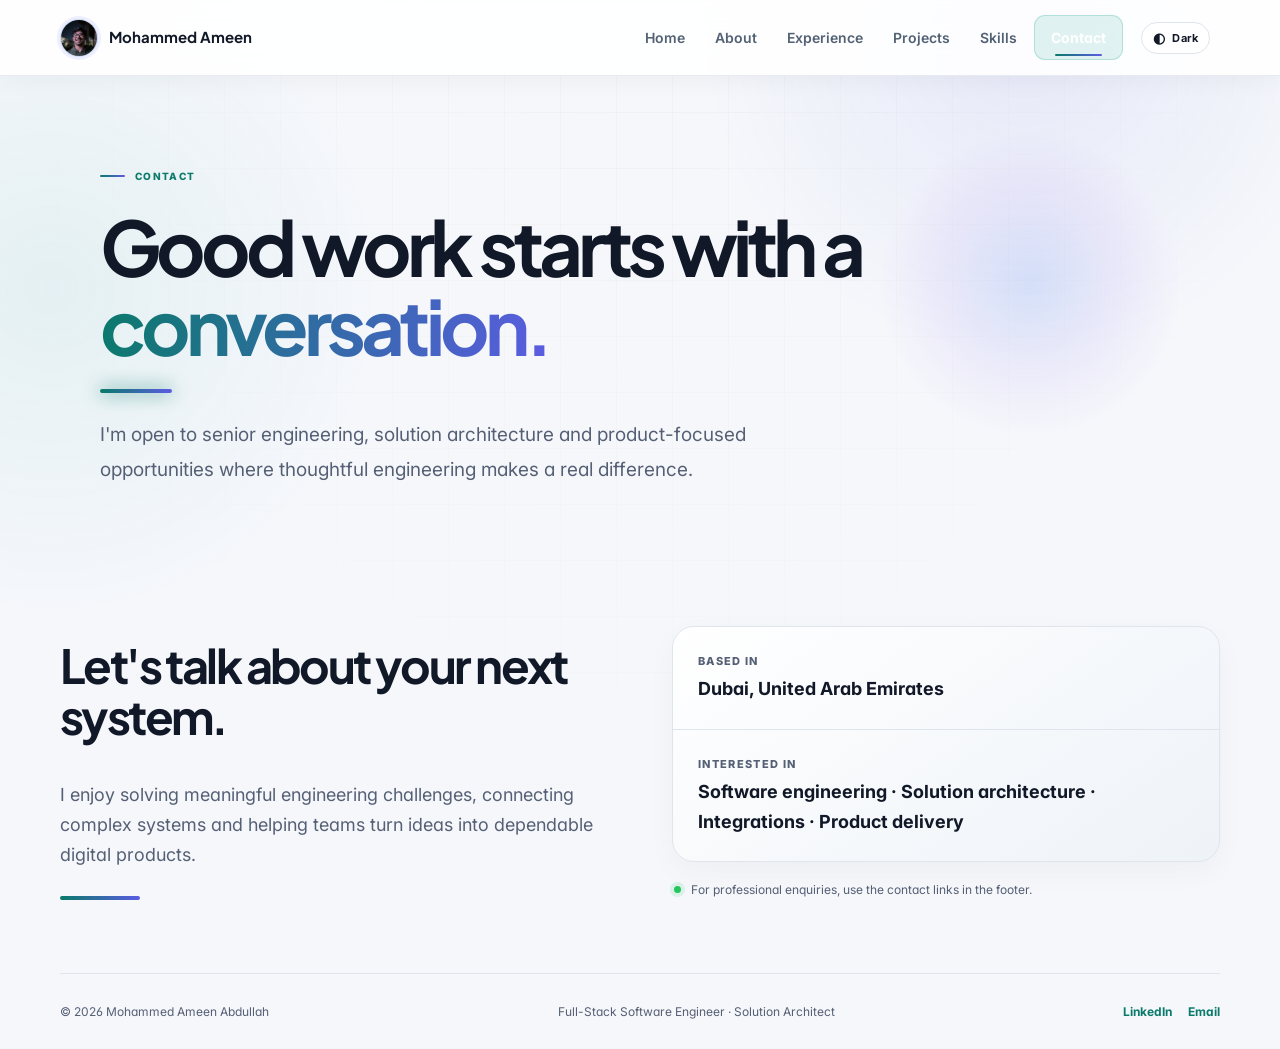
<file: contact.html>
<!doctype html>
<html lang="en">
<head>
  <link rel="icon" type="image/png" href="/favicon.png">
  <link rel="apple-touch-icon" href="/favicon.png">
<meta charset="utf-8"><meta name="theme-color" content="#07111f">
<meta name="viewport" content="width=device-width, initial-scale=1">
<title>Contact Mohammed Ameen Abdullah | Dubai, UAE</title>
<meta name="description" content="Contact Mohammed Ameen Abdullah, a full-stack software engineer and solution architect in Dubai, UAE, by email, phone or LinkedIn.">
<meta name="author" content="Mohammed Ameen Abdullah">
<meta name="robots" content="index, follow, max-image-preview:large">
<link rel="canonical" href="https://mhdamn.github.io/contact">
<meta property="og:type" content="website">
<meta property="og:site_name" content="Mohammed Ameen Abdullah">
<meta property="og:locale" content="en_US">
<meta property="og:title" content="Contact Mohammed Ameen Abdullah | Dubai, UAE">
<meta property="og:description" content="Contact Mohammed Ameen Abdullah, a full-stack software engineer and solution architect in Dubai, UAE, by email, phone or LinkedIn.">
<meta property="og:url" content="https://mhdamn.github.io/contact">
<meta property="og:image" content="https://mhdamn.github.io/og-image.jpg">
<meta property="og:image:width" content="1200">
<meta property="og:image:height" content="630">
<meta property="og:image:alt" content="Mohammed Ameen Abdullah, Full-Stack Software Engineer and Solution Architect in Dubai">
<meta name="twitter:card" content="summary_large_image">
<meta name="twitter:title" content="Contact Mohammed Ameen Abdullah | Dubai, UAE">
<meta name="twitter:description" content="Contact Mohammed Ameen Abdullah, a full-stack software engineer and solution architect in Dubai, UAE, by email, phone or LinkedIn.">
<meta name="twitter:image" content="https://mhdamn.github.io/og-image.jpg">
<script type="application/ld+json">{"@context":"https://schema.org","@graph":[{"@type":"ContactPage","@id":"https://mhdamn.github.io/contact.html#webpage","url":"https://mhdamn.github.io/contact.html","name":"Contact Mohammed Ameen Abdullah | Dubai, UAE","description":"Contact Mohammed Ameen Abdullah, a full-stack software engineer and solution architect in Dubai, UAE, by email, phone or LinkedIn.","isPartOf":{"@id":"https://mhdamn.github.io/#website"},"about":{"@id":"https://mhdamn.github.io/#person"},"inLanguage":"en"},{"@type":"BreadcrumbList","itemListElement":[{"@type":"ListItem","position":1,"name":"Home","item":"https://mhdamn.github.io/"},{"@type":"ListItem","position":2,"name":"Contact","item":"https://mhdamn.github.io/contact.html"}]}]}</script>
<link rel="preconnect" href="https://fonts.googleapis.com"><link rel="preconnect" href="https://fonts.gstatic.com" crossorigin>
<link href="https://fonts.googleapis.com/css2?family=Inter:wght@400;500;600;700;800&family=Plus+Jakarta+Sans:wght@600;700;800&display=swap" rel="stylesheet">
<link rel="stylesheet" href="/styles.css">
</head>
<body class="contact-page">
<a class="skip-link" href="#main-content">Skip to content</a>
<div class="progress"></div>
<header class="site-header">
<a class="brand" href="/"><span class="brand-avatar"><img src="/profile.jpg" alt="Mohammed Ameen" width="44" height="44" decoding="async" /></span><strong>Mohammed Ameen</strong></a>
<button class="menu" type="button" aria-label="Open navigation" aria-expanded="false"><i></i><i></i><i></i></button>
<button class="theme-toggle" type="button" aria-label="Toggle light and dark theme" title="Toggle theme"><span class="theme-icon">◐</span><span class="theme-label">Theme</span></button>
<nav class="nav" aria-label="Main navigation">
<a href="/">Home</a><a href="/about">About</a><a href="/experience">Experience</a><a href="/projects">Projects</a><a href="/skills">Skills</a><a class="nav-cta" href="/contact">Contact</a>
</nav></header>
<main id="main-content">
<section class="page-hero reveal"><p class="eyebrow">CONTACT</p><h1>Good work starts with a <em>conversation.</em></h1><p class="lead">I'm open to senior engineering, solution architecture and product-focused opportunities where thoughtful engineering makes a real difference.</p></section>

<section class="section contact-grid reveal">
<div><h2>Let's talk about your next system.</h2><p class="lead">I enjoy solving meaningful engineering challenges, connecting complex systems and helping teams turn ideas into dependable digital products.</p></div>
<div class="contact-card-wrap">
<div class="contact-card">
<div><span>Based in</span><strong>Dubai, United Arab Emirates</strong></div>
<div><span>Interested in</span><strong>Software engineering · Solution architecture · Integrations · Product delivery</strong></div>
</div>
<p class="contact-response-note"><span></span>For professional enquiries, use the contact links in the footer.</p>
</div>
</section>
</main>
  <footer>
    <span>© 2026 Mohammed Ameen Abdullah</span>
    <span>Full-Stack Software Engineer · Solution Architect</span>
    <span class="footer-links"><a href="https://www.linkedin.com/in/mhdamn" target="_blank" rel="noopener noreferrer">LinkedIn</a><a href="mailto:ameen412@gmail.com">Email</a></span>
  </footer>
<script src="/script.js"></script>
</body></html>
</file>
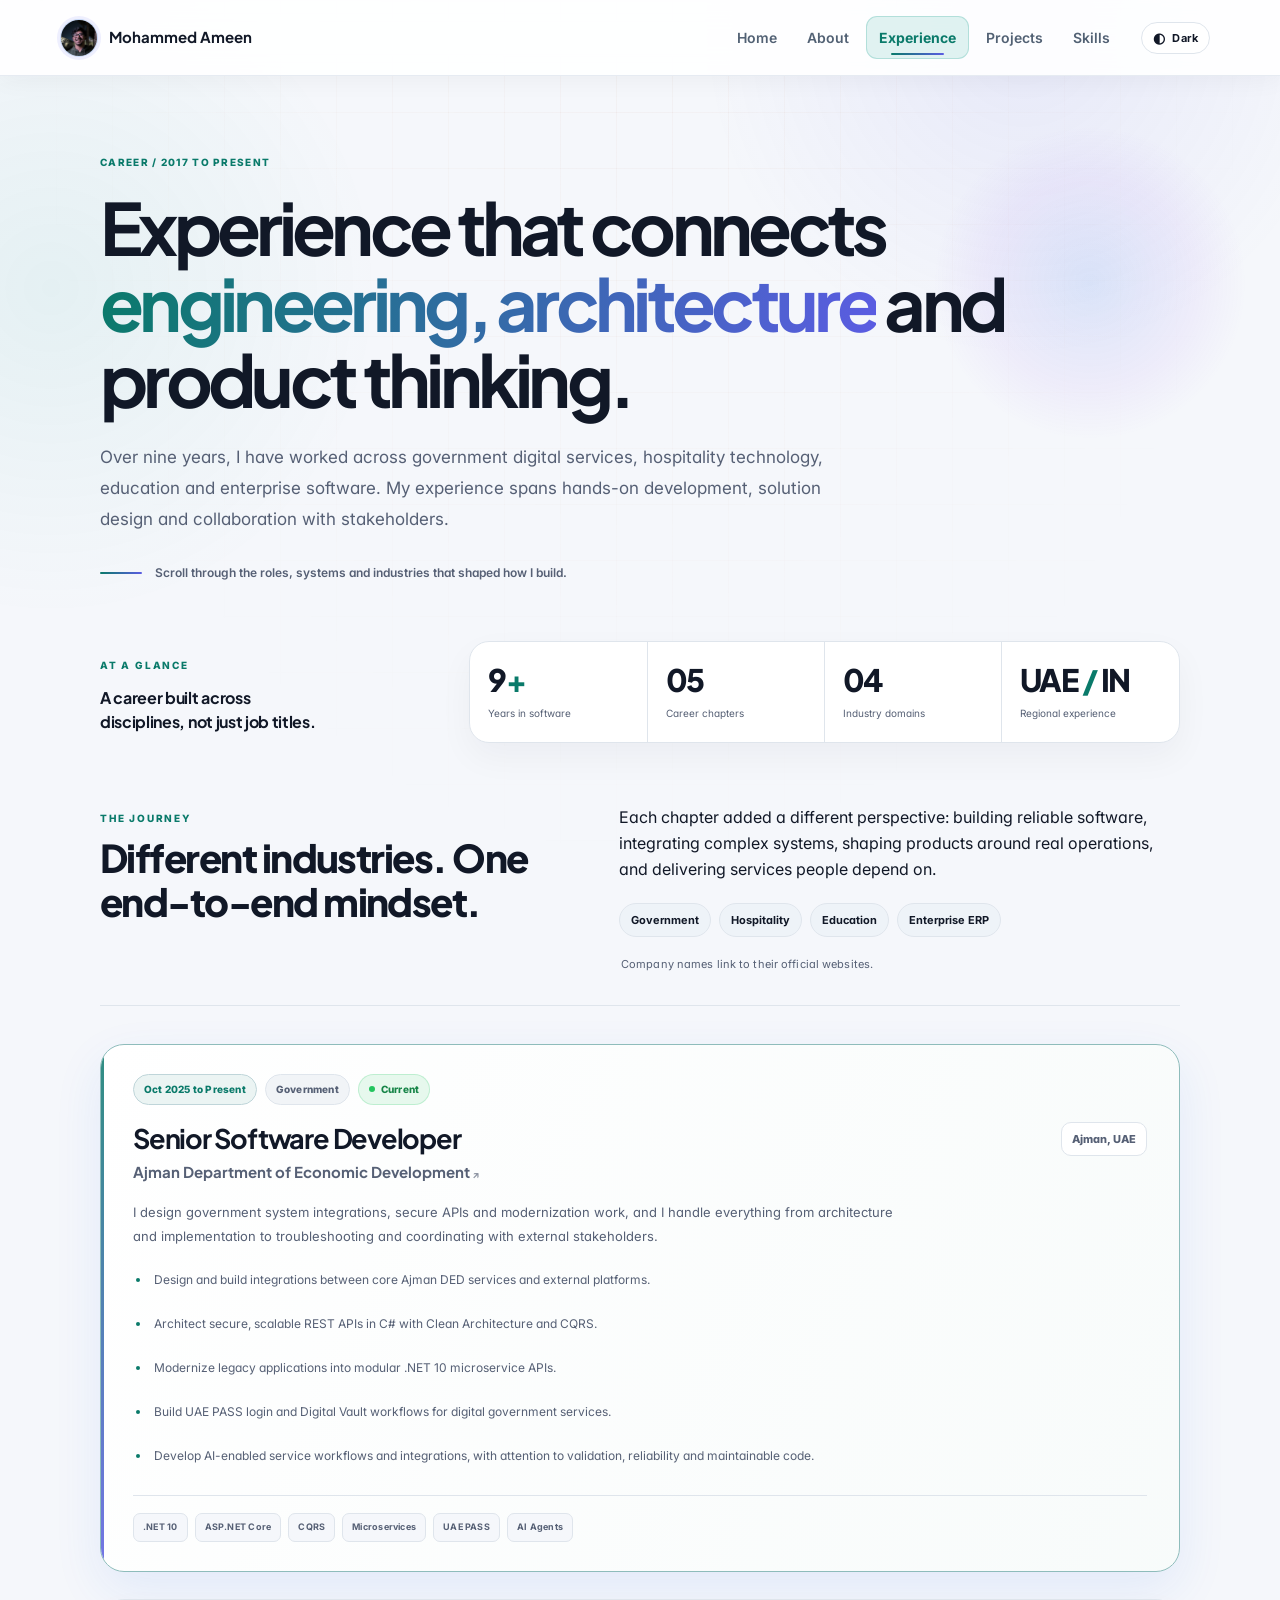
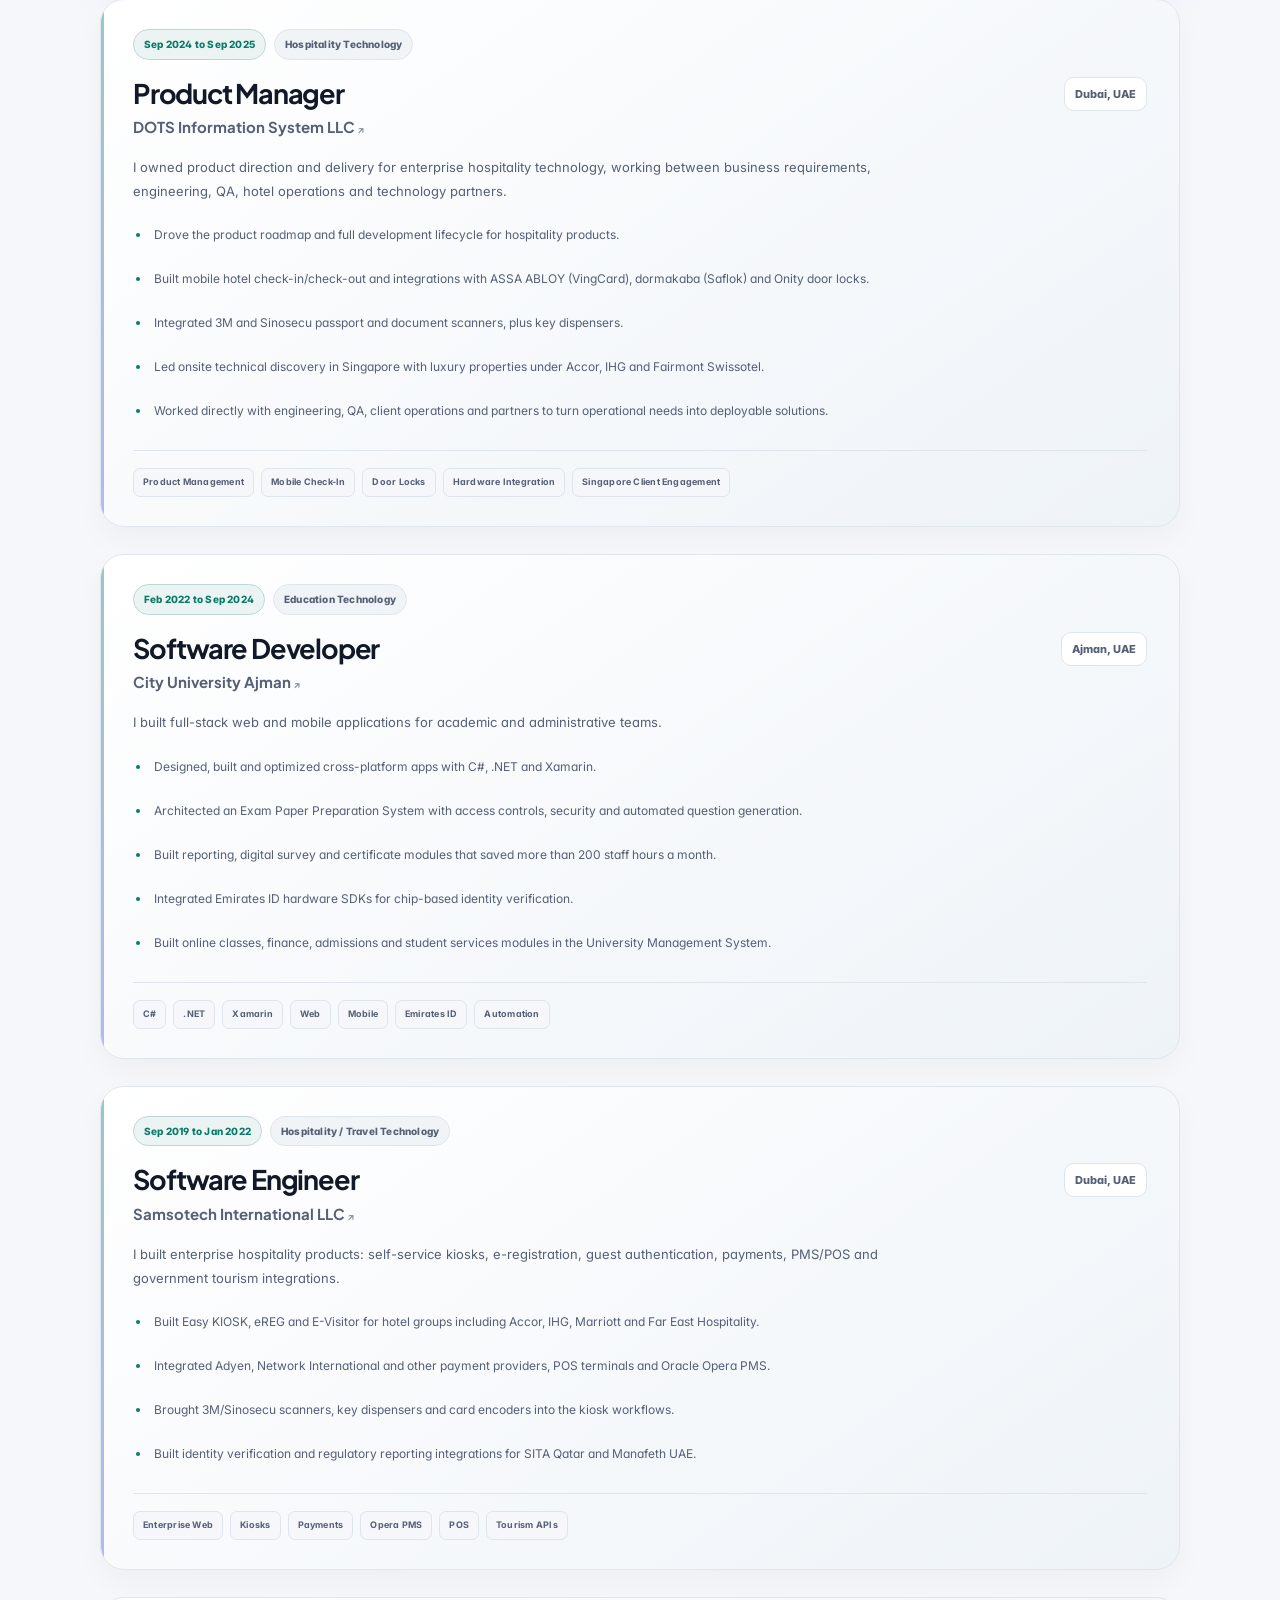
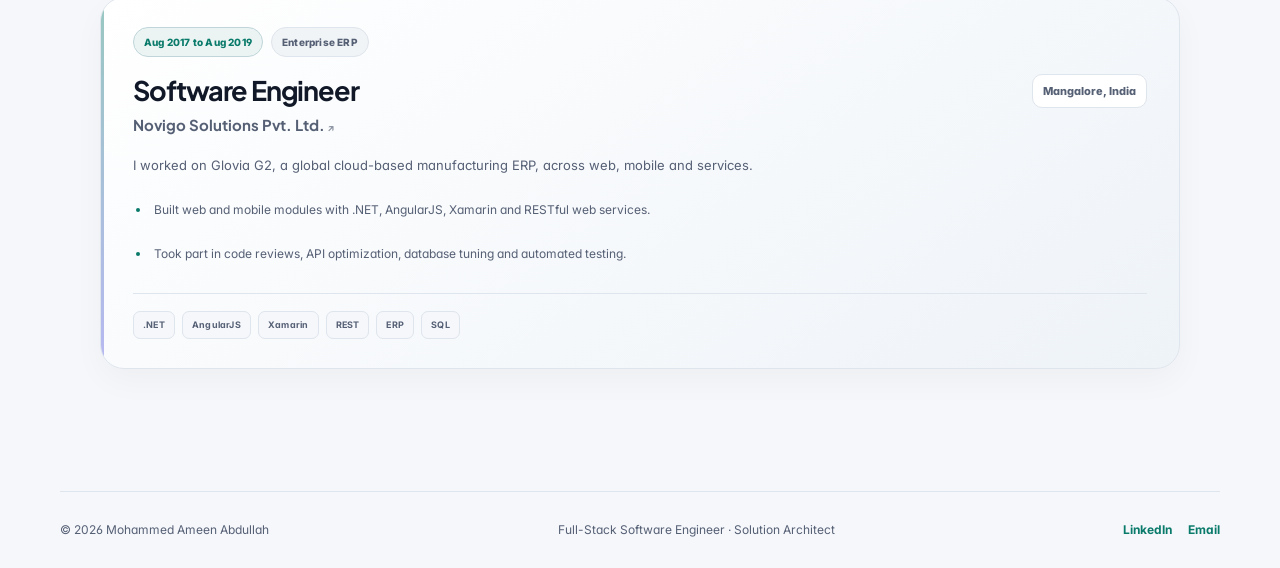
<file: experience.html>
<!doctype html>
<html lang="en">
<head>
  <link rel="icon" type="image/png" href="/favicon.png">
  <link rel="apple-touch-icon" href="/favicon.png">
<meta charset="utf-8"><meta name="theme-color" content="#07111f">
<meta name="viewport" content="width=device-width, initial-scale=1">
<title>Experience | Mohammed Ameen Abdullah</title>
<meta name="description" content="Career of Mohammed Ameen Abdullah: Ajman DED, DOTS, City University Ajman, Samsotech and Novigo across government, hospitality, education and ERP software.">
<meta name="author" content="Mohammed Ameen Abdullah">
<meta name="robots" content="index, follow, max-image-preview:large">
<link rel="canonical" href="https://mhdamn.github.io/experience">
<meta property="og:type" content="website">
<meta property="og:site_name" content="Mohammed Ameen Abdullah">
<meta property="og:locale" content="en_US">
<meta property="og:title" content="Experience | Mohammed Ameen Abdullah">
<meta property="og:description" content="Career of Mohammed Ameen Abdullah: Ajman DED, DOTS, City University Ajman, Samsotech and Novigo across government, hospitality, education and ERP software.">
<meta property="og:url" content="https://mhdamn.github.io/experience">
<meta property="og:image" content="https://mhdamn.github.io/og-image.jpg">
<meta property="og:image:width" content="1200">
<meta property="og:image:height" content="630">
<meta property="og:image:alt" content="Mohammed Ameen Abdullah, Full-Stack Software Engineer and Solution Architect in Dubai">
<meta name="twitter:card" content="summary_large_image">
<meta name="twitter:title" content="Experience | Mohammed Ameen Abdullah">
<meta name="twitter:description" content="Career of Mohammed Ameen Abdullah: Ajman DED, DOTS, City University Ajman, Samsotech and Novigo across government, hospitality, education and ERP software.">
<meta name="twitter:image" content="https://mhdamn.github.io/og-image.jpg">
<script type="application/ld+json">{"@context":"https://schema.org","@graph":[{"@type":"WebPage","@id":"https://mhdamn.github.io/experience.html#webpage","url":"https://mhdamn.github.io/experience.html","name":"Experience | Mohammed Ameen Abdullah","description":"Career of Mohammed Ameen Abdullah: Ajman DED, DOTS, City University Ajman, Samsotech and Novigo across government, hospitality, education and ERP software.","isPartOf":{"@id":"https://mhdamn.github.io/#website"},"about":{"@id":"https://mhdamn.github.io/#person"},"inLanguage":"en"},{"@type":"BreadcrumbList","itemListElement":[{"@type":"ListItem","position":1,"name":"Home","item":"https://mhdamn.github.io/"},{"@type":"ListItem","position":2,"name":"Experience","item":"https://mhdamn.github.io/experience.html"}]}]}</script>
<link rel="preconnect" href="https://fonts.googleapis.com"><link rel="preconnect" href="https://fonts.gstatic.com" crossorigin>
<link href="https://fonts.googleapis.com/css2?family=Inter:wght@400;500;600;700;800&family=Plus+Jakarta+Sans:wght@600;700;800&display=swap" rel="stylesheet">
<link rel="stylesheet" href="/styles.css">
</head>
<body class="experience-page">
<a class="skip-link" href="#main-content">Skip to content</a>
<div class="progress"></div>
<header class="site-header">
<a class="brand" href="/"><span class="brand-avatar"><img src="/profile.jpg" alt="Mohammed Ameen" width="44" height="44" decoding="async" /></span><strong>Mohammed Ameen</strong></a>
<button class="menu" type="button" aria-label="Open navigation" aria-expanded="false"><i></i><i></i><i></i></button>
<button class="theme-toggle" type="button" aria-label="Toggle light and dark theme" title="Toggle theme"><span class="theme-icon">◐</span><span class="theme-label">Theme</span></button>
<nav class="nav" aria-label="Main navigation">
<a href="/">Home</a><a href="/about">About</a><a class="active" href="/experience">Experience</a><a href="/projects">Projects</a><a href="/skills">Skills</a>
</nav></header>
<main id="main-content">
<section class="page-hero experience-page-hero reveal"><p class="eyebrow">CAREER / 2017 TO PRESENT</p><h1>Experience that connects <em>engineering, architecture</em> and product thinking.</h1><p class="lead">Over nine years, I have worked across government digital services, hospitality technology, education and enterprise software. My experience spans hands-on development, solution design and collaboration with stakeholders.</p><div class="experience-hero-foot"><span class="hero-foot-line"></span><span>Scroll through the roles, systems and industries that shaped how I build.</span></div></section>
<section class="experience-snapshot section" aria-label="Career overview">
  <div class="snapshot-heading"><span>AT A GLANCE</span><p>A career built across disciplines, not just job titles.</p></div>
  <div class="snapshot-grid">
    <article><strong>9<span>+</span></strong><span>Years in software</span></article>
    <article><strong>05</strong><span>Career chapters</span></article>
    <article><strong>04</strong><span>Industry domains</span></article>
    <article><strong>UAE<span> / </span>IN</strong><span>Regional experience</span></article>
  </div>
</section>

<section class="section experience-timeline-section">
<div class="experience-intro reveal"><div><span class="experience-intro-kicker">THE JOURNEY</span><h2>Different industries. One end-to-end mindset.</h2></div><div><p>Each chapter added a different perspective: building reliable software, integrating complex systems, shaping products around real operations, and delivering services people depend on.</p><div class="experience-journey-tags"><span>Government</span><span>Hospitality</span><span>Education</span><span>Enterprise ERP</span></div><p class="experience-note">Company names link to their official websites.</p></div></div>
<div class="experience-timeline">

<article class="experience-item reveal is-current">
<div class="experience-marker"><span>DED</span></div>
<div class="experience-card">
<div class="timeline-meta"><span>Oct 2025 to Present</span><span>Government</span><span class="now-badge"><i></i>Current</span></div>
<div class="experience-heading"><div><h2>Senior Software Developer</h2><h3><a class="company-link" href="https://www.ajmanded.ae/en" target="_blank" rel="noopener noreferrer">Ajman Department of Economic Development</a></h3></div><span class="experience-location">Ajman, UAE</span></div>
<p>I design government system integrations, secure APIs and modernization work, and I handle everything from architecture and implementation to troubleshooting and coordinating with external stakeholders.</p>
<ul>
<li>Design and build integrations between core Ajman DED services and external platforms.</li>
<li>Architect secure, scalable REST APIs in C# with Clean Architecture and CQRS.</li>
<li>Modernize legacy applications into modular .NET 10 microservice APIs.</li>
<li>Build UAE PASS login and Digital Vault workflows for digital government services.</li>
<li>Develop AI-enabled service workflows and integrations, with attention to validation, reliability and maintainable code.</li>
</ul>
<div class="experience-tech"><span>.NET 10</span><span>ASP.NET Core</span><span>CQRS</span><span>Microservices</span><span>UAE PASS</span><span>AI Agents</span></div>
</div></article>

<article class="experience-item reveal">
<div class="experience-marker"><span>DOTS</span></div>
<div class="experience-card">
<div class="timeline-meta"><span>Sep 2024 to Sep 2025</span><span>Hospitality Technology</span></div>
<div class="experience-heading"><div><h2>Product Manager</h2><h3><a class="company-link" href="https://www.dotsinfosys.com/" target="_blank" rel="noopener noreferrer">DOTS Information System LLC</a></h3></div><span class="experience-location">Dubai, UAE</span></div>
<p>I owned product direction and delivery for enterprise hospitality technology, working between business requirements, engineering, QA, hotel operations and technology partners.</p>
<ul>
<li>Drove the product roadmap and full development lifecycle for hospitality products.</li>
<li>Built mobile hotel check-in/check-out and integrations with ASSA ABLOY (VingCard), dormakaba (Saflok) and Onity door locks.</li>
<li>Integrated 3M and Sinosecu passport and document scanners, plus key dispensers.</li>
<li>Led onsite technical discovery in Singapore with luxury properties under Accor, IHG and Fairmont Swissotel.</li>
<li>Worked directly with engineering, QA, client operations and partners to turn operational needs into deployable solutions.</li>
</ul>
<div class="experience-tech"><span>Product Management</span><span>Mobile Check-In</span><span>Door Locks</span><span>Hardware Integration</span><span>Singapore Client Engagement</span></div>
</div></article>

<article class="experience-item reveal">
<div class="experience-marker"><span>CUA</span></div>
<div class="experience-card">
<div class="timeline-meta"><span>Feb 2022 to Sep 2024</span><span>Education Technology</span></div>
<div class="experience-heading"><div><h2>Software Developer</h2><h3><a class="company-link" href="https://cu.ac.ae/" target="_blank" rel="noopener noreferrer">City University Ajman</a></h3></div><span class="experience-location">Ajman, UAE</span></div>
<p>I built full-stack web and mobile applications for academic and administrative teams.</p>
<ul>
<li>Designed, built and optimized cross-platform apps with C#, .NET and Xamarin.</li>
<li>Architected an Exam Paper Preparation System with access controls, security and automated question generation.</li>
<li>Built reporting, digital survey and certificate modules that saved more than 200 staff hours a month.</li>
<li>Integrated Emirates ID hardware SDKs for chip-based identity verification.</li>
<li>Built online classes, finance, admissions and student services modules in the University Management System.</li>
</ul>
<div class="experience-tech"><span>C#</span><span>.NET</span><span>Xamarin</span><span>Web</span><span>Mobile</span><span>Emirates ID</span><span>Automation</span></div>
</div></article>

<article class="experience-item reveal">
<div class="experience-marker"><span>SAMS</span></div>
<div class="experience-card">
<div class="timeline-meta"><span>Sep 2019 to Jan 2022</span><span>Hospitality / Travel Technology</span></div>
<div class="experience-heading"><div><h2>Software Engineer</h2><h3><a class="company-link" href="https://samsotech-id.com/" target="_blank" rel="noopener noreferrer">Samsotech International LLC</a></h3></div><span class="experience-location">Dubai, UAE</span></div>
<p>I built enterprise hospitality products: self-service kiosks, e-registration, guest authentication, payments, PMS/POS and government tourism integrations.</p>
<ul>
<li>Built Easy KIOSK, eREG and E-Visitor for hotel groups including Accor, IHG, Marriott and Far East Hospitality.</li>
<li>Integrated Adyen, Network International and other payment providers, POS terminals and Oracle Opera PMS.</li>
<li>Brought 3M/Sinosecu scanners, key dispensers and card encoders into the kiosk workflows.</li>
<li>Built identity verification and regulatory reporting integrations for SITA Qatar and Manafeth UAE.</li>
</ul>
<div class="experience-tech"><span>Enterprise Web</span><span>Kiosks</span><span>Payments</span><span>Opera PMS</span><span>POS</span><span>Tourism APIs</span></div>
</div></article>

<article class="experience-item reveal">
<div class="experience-marker"><span>NOVI</span></div>
<div class="experience-card">
<div class="timeline-meta"><span>Aug 2017 to Aug 2019</span><span>Enterprise ERP</span></div>
<div class="experience-heading"><div><h2>Software Engineer</h2><h3><a class="company-link" href="https://www.novigosolutions.com/" target="_blank" rel="noopener noreferrer">Novigo Solutions Pvt. Ltd.</a></h3></div><span class="experience-location">Mangalore, India</span></div>
<p>I worked on Glovia G2, a global cloud-based manufacturing ERP, across web, mobile and services.</p>
<ul>
<li>Built web and mobile modules with .NET, AngularJS, Xamarin and RESTful web services.</li>
<li>Took part in code reviews, API optimization, database tuning and automated testing.</li>
</ul>
<div class="experience-tech"><span>.NET</span><span>AngularJS</span><span>Xamarin</span><span>REST</span><span>ERP</span><span>SQL</span></div>
</div></article>

</div>
</section>
</main>
  <footer>
    <span>© 2026 Mohammed Ameen Abdullah</span>
    <span>Full-Stack Software Engineer · Solution Architect</span>
    <span class="footer-links"><a href="https://www.linkedin.com/in/mhdamn" target="_blank" rel="noopener noreferrer">LinkedIn</a><a href="mailto:ameen412@gmail.com">Email</a></span>
  </footer>
<script src="/script.js"></script>
</body></html>
</file>
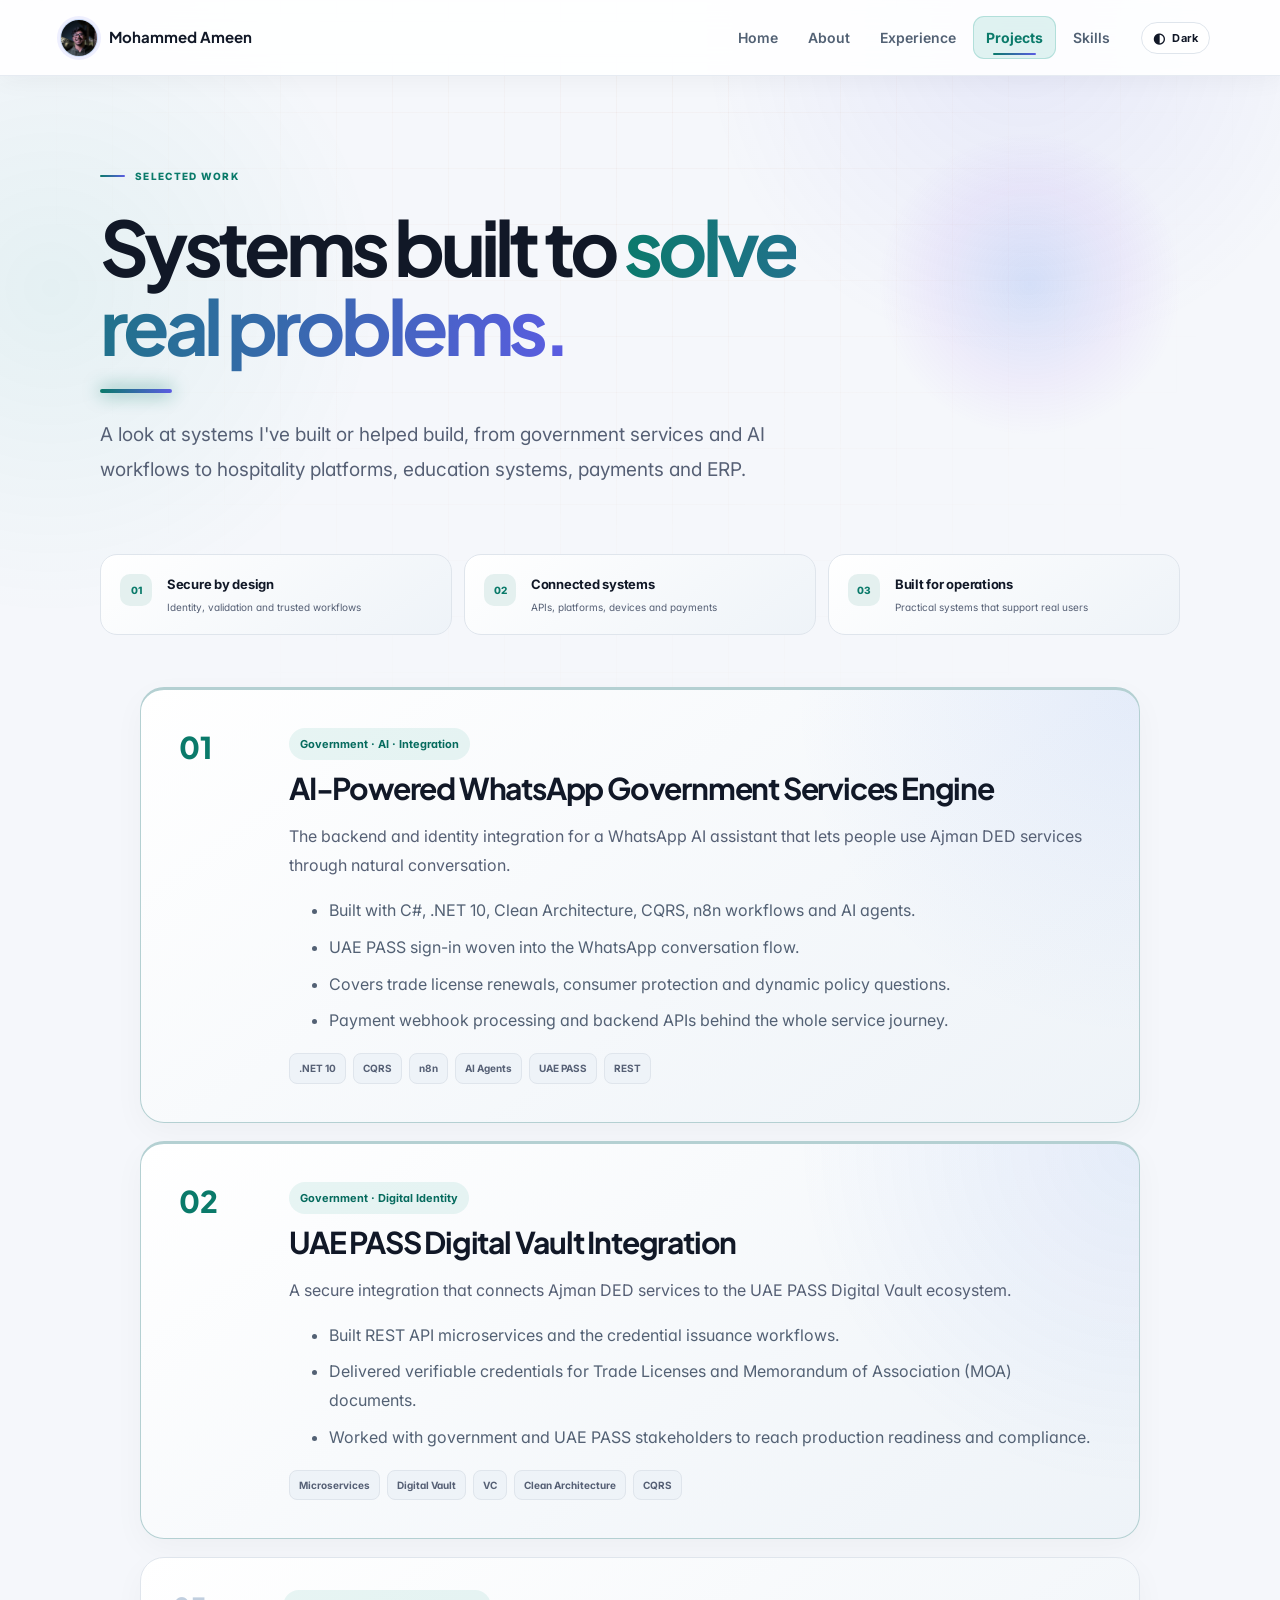
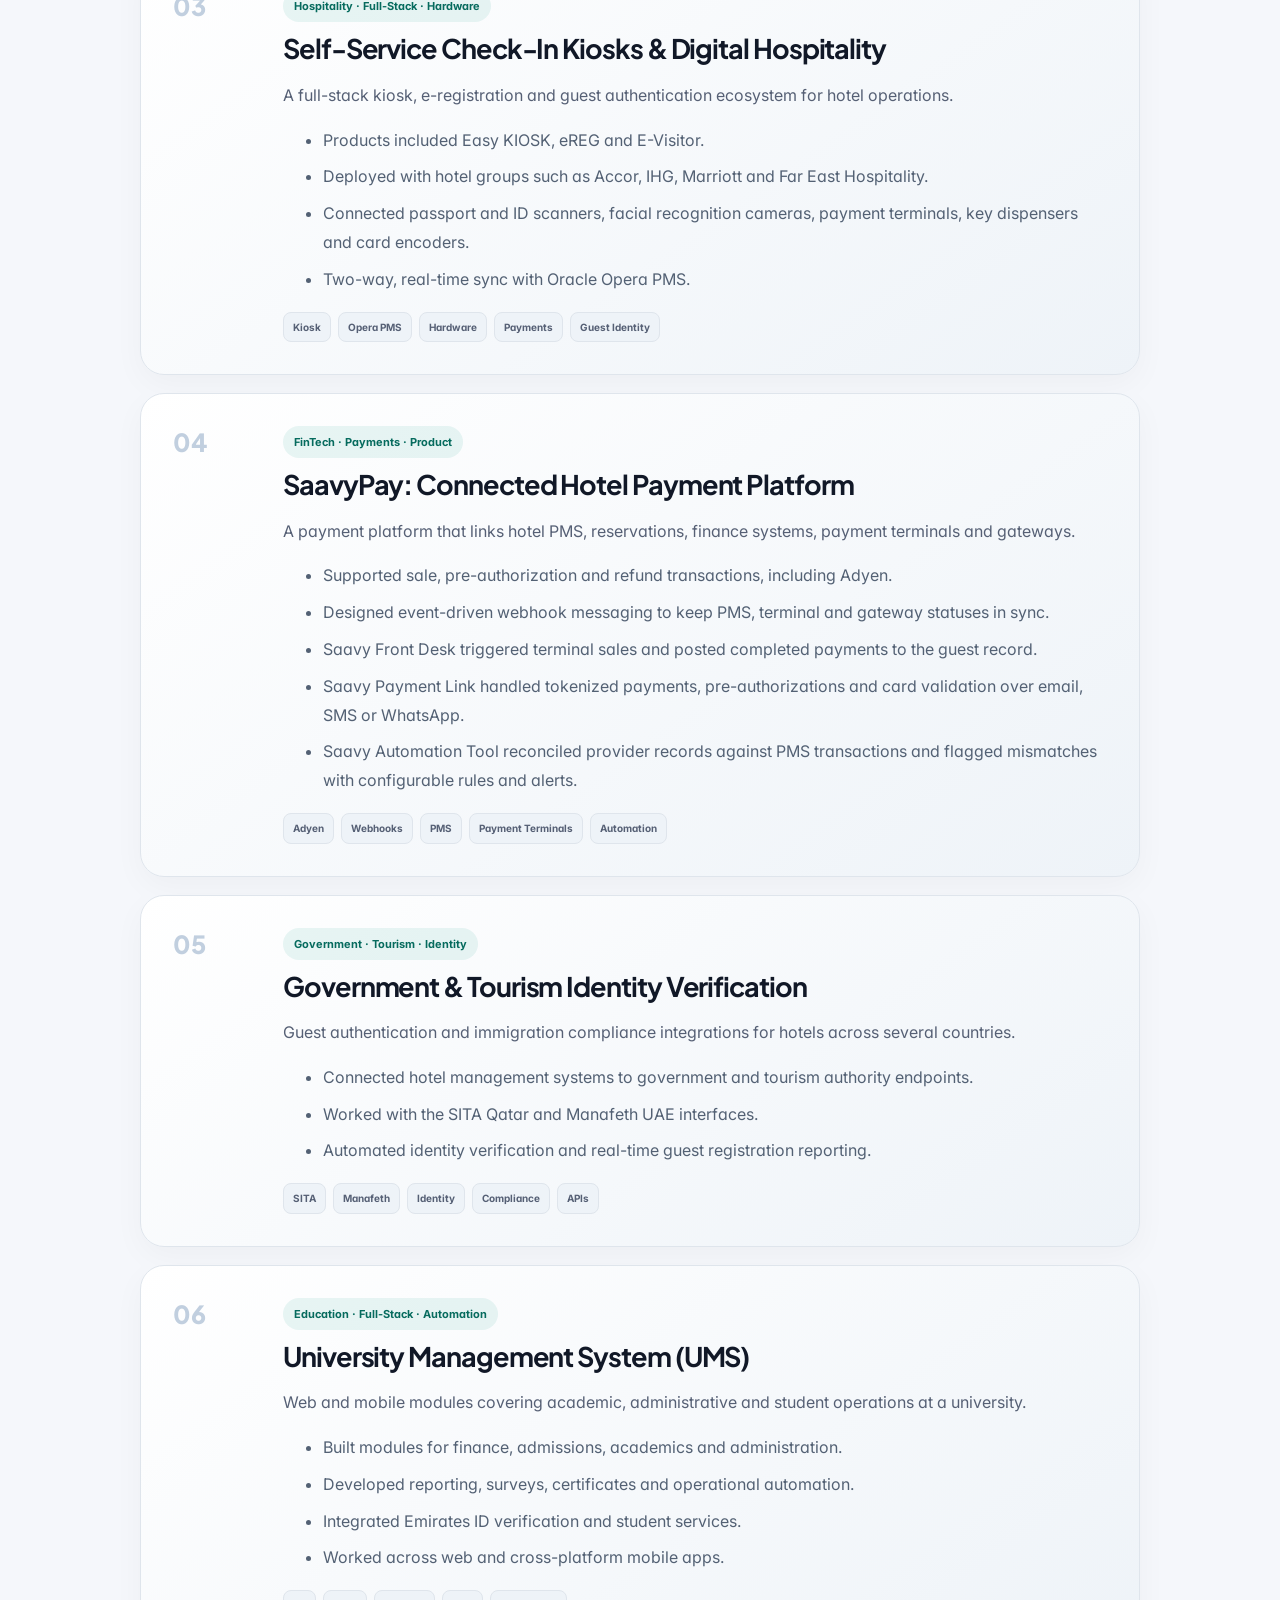
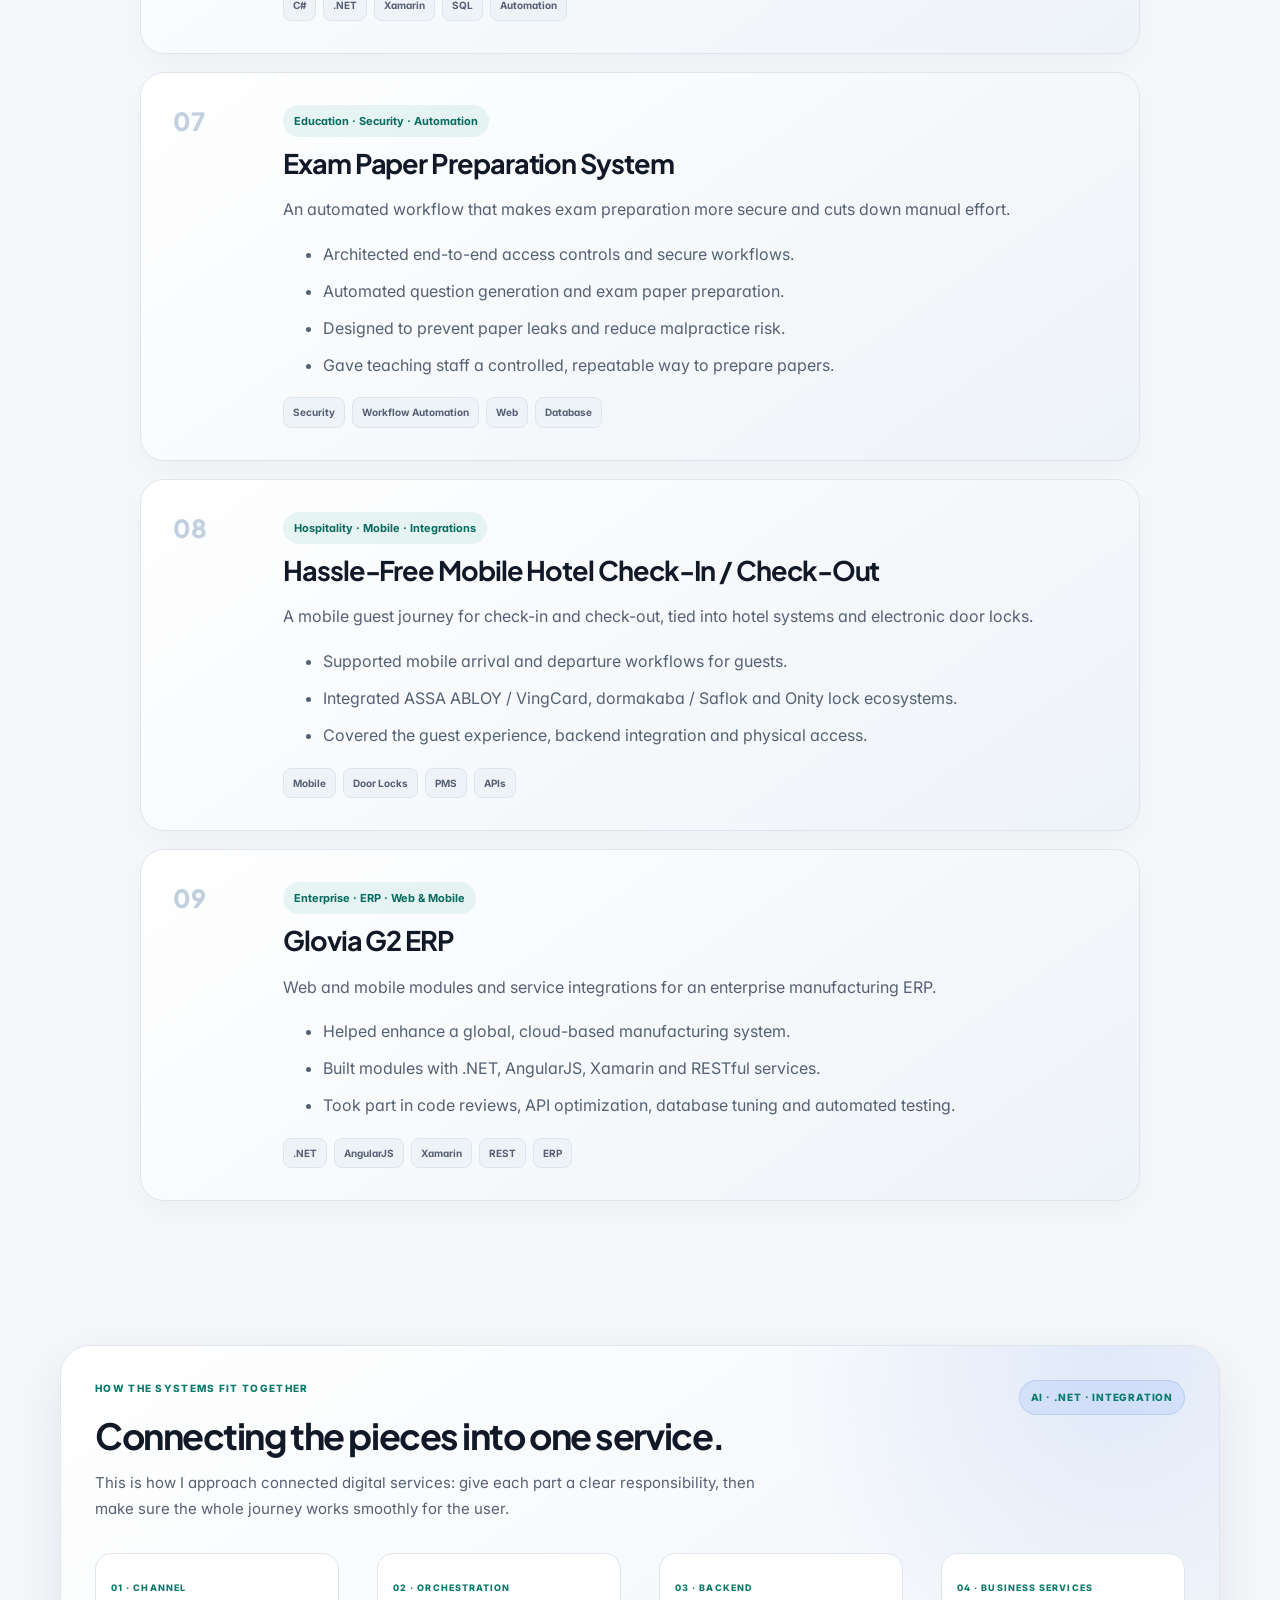
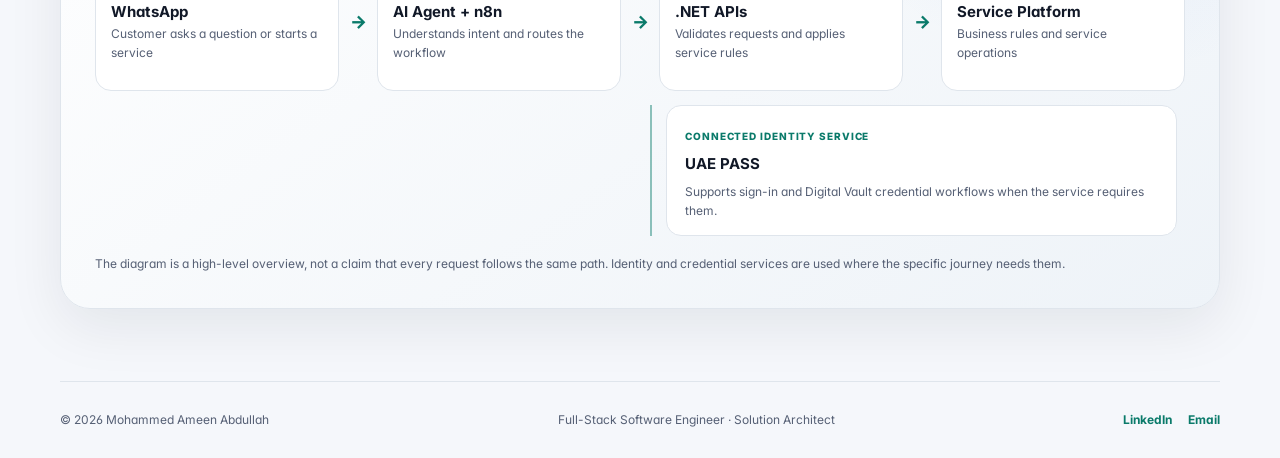
<file: projects.html>
<!doctype html>
<html lang="en">
<head>
  <link rel="icon" type="image/png" href="/favicon.png">
  <link rel="apple-touch-icon" href="/favicon.png">
<meta charset="utf-8"><meta name="theme-color" content="#07111f">
<meta name="viewport" content="width=device-width, initial-scale=1">
<title>Projects | Mohammed Ameen Abdullah</title>
<meta name="description" content="Selected projects by Mohammed Ameen Abdullah: UAE PASS Digital Vault, WhatsApp AI government services, hotel kiosks, payments and university systems.">
<meta name="author" content="Mohammed Ameen Abdullah">
<meta name="robots" content="index, follow, max-image-preview:large">
<link rel="canonical" href="https://mhdamn.github.io/projects">
<meta property="og:type" content="website">
<meta property="og:site_name" content="Mohammed Ameen Abdullah">
<meta property="og:locale" content="en_US">
<meta property="og:title" content="Projects | Mohammed Ameen Abdullah">
<meta property="og:description" content="Selected projects by Mohammed Ameen Abdullah: UAE PASS Digital Vault, WhatsApp AI government services, hotel kiosks, payments and university systems.">
<meta property="og:url" content="https://mhdamn.github.io/projects">
<meta property="og:image" content="https://mhdamn.github.io/og-image.jpg">
<meta property="og:image:width" content="1200">
<meta property="og:image:height" content="630">
<meta property="og:image:alt" content="Mohammed Ameen Abdullah, Full-Stack Software Engineer and Solution Architect in Dubai">
<meta name="twitter:card" content="summary_large_image">
<meta name="twitter:title" content="Projects | Mohammed Ameen Abdullah">
<meta name="twitter:description" content="Selected projects by Mohammed Ameen Abdullah: UAE PASS Digital Vault, WhatsApp AI government services, hotel kiosks, payments and university systems.">
<meta name="twitter:image" content="https://mhdamn.github.io/og-image.jpg">
<script type="application/ld+json">{"@context":"https://schema.org","@graph":[{"@type":"CollectionPage","@id":"https://mhdamn.github.io/projects.html#webpage","url":"https://mhdamn.github.io/projects.html","name":"Projects | Mohammed Ameen Abdullah","description":"Selected projects by Mohammed Ameen Abdullah: UAE PASS Digital Vault, WhatsApp AI government services, hotel kiosks, payments and university systems.","isPartOf":{"@id":"https://mhdamn.github.io/#website"},"about":{"@id":"https://mhdamn.github.io/#person"},"inLanguage":"en"},{"@type":"BreadcrumbList","itemListElement":[{"@type":"ListItem","position":1,"name":"Home","item":"https://mhdamn.github.io/"},{"@type":"ListItem","position":2,"name":"Projects","item":"https://mhdamn.github.io/projects.html"}]}]}</script>
<link rel="preconnect" href="https://fonts.googleapis.com"><link rel="preconnect" href="https://fonts.gstatic.com" crossorigin>
<link href="https://fonts.googleapis.com/css2?family=Inter:wght@400;500;600;700;800&family=Plus+Jakarta+Sans:wght@600;700;800&display=swap" rel="stylesheet">
<link rel="stylesheet" href="/styles.css">
</head>
<body class="projects-page">
<a class="skip-link" href="#main-content">Skip to content</a>
<div class="progress"></div>
<header class="site-header">
<a class="brand" href="/"><span class="brand-avatar"><img src="/profile.jpg" alt="Mohammed Ameen" width="44" height="44" decoding="async" /></span><strong>Mohammed Ameen</strong></a>
<button class="menu" type="button" aria-label="Open navigation" aria-expanded="false"><i></i><i></i><i></i></button>
<button class="theme-toggle" type="button" aria-label="Toggle light and dark theme" title="Toggle theme"><span class="theme-icon">◐</span><span class="theme-label">Theme</span></button>
<nav class="nav" aria-label="Main navigation">
<a href="/">Home</a><a href="/about">About</a><a href="/experience">Experience</a><a class="active" href="/projects">Projects</a><a href="/skills">Skills</a>
</nav></header>
<main id="main-content">
<section class="page-hero reveal"><p class="eyebrow">SELECTED WORK</p><h1>Systems built to <em>solve real problems.</em></h1><p class="lead">A look at systems I've built or helped build, from government services and AI workflows to hospitality platforms, education systems, payments and ERP.</p></section>

<section class="project-principles section reveal" aria-label="Project themes">
  <div><span class="principle-mark">01</span><strong>Secure by design</strong><small>Identity, validation and trusted workflows</small></div>
  <div><span class="principle-mark">02</span><strong>Connected systems</strong><small>APIs, platforms, devices and payments</small></div>
  <div><span class="principle-mark">03</span><strong>Built for operations</strong><small>Practical systems that support real users</small></div>
</section>
<section class="section project-list">

<article class="project-card project-feature reveal"><div class="project-num">01</div><div><span class="tag">Government · AI · Integration</span><h2>AI-Powered WhatsApp Government Services Engine</h2><p>The backend and identity integration for a WhatsApp AI assistant that lets people use Ajman DED services through natural conversation.</p><ul><li>Built with C#, .NET 10, Clean Architecture, CQRS, n8n workflows and AI agents.</li><li>UAE PASS sign-in woven into the WhatsApp conversation flow.</li><li>Covers trade license renewals, consumer protection and dynamic policy questions.</li><li>Payment webhook processing and backend APIs behind the whole service journey.</li></ul><div class="project-tech"><span>.NET 10</span><span>CQRS</span><span>n8n</span><span>AI Agents</span><span>UAE PASS</span><span>REST</span></div></div></article>

<article class="project-card project-feature reveal"><div class="project-num">02</div><div><span class="tag">Government · Digital Identity</span><h2>UAE PASS Digital Vault Integration</h2><p>A secure integration that connects Ajman DED services to the UAE PASS Digital Vault ecosystem.</p><ul><li>Built REST API microservices and the credential issuance workflows.</li><li>Delivered verifiable credentials for Trade Licenses and Memorandum of Association (MOA) documents.</li><li>Worked with government and UAE PASS stakeholders to reach production readiness and compliance.</li></ul><div class="project-tech"><span>Microservices</span><span>Digital Vault</span><span>VC</span><span>Clean Architecture</span><span>CQRS</span></div></div></article>

<article class="project-card reveal"><div class="project-num">03</div><div><span class="tag">Hospitality · Full-Stack · Hardware</span><h2>Self-Service Check-In Kiosks & Digital Hospitality</h2><p>A full-stack kiosk, e-registration and guest authentication ecosystem for hotel operations.</p><ul><li>Products included Easy KIOSK, eREG and E-Visitor.</li><li>Deployed with hotel groups such as Accor, IHG, Marriott and Far East Hospitality.</li><li>Connected passport and ID scanners, facial recognition cameras, payment terminals, key dispensers and card encoders.</li><li>Two-way, real-time sync with Oracle Opera PMS.</li></ul><div class="project-tech"><span>Kiosk</span><span>Opera PMS</span><span>Hardware</span><span>Payments</span><span>Guest Identity</span></div></div></article>

<article class="project-card reveal"><div class="project-num">04</div><div><span class="tag">FinTech · Payments · Product</span><h2>SaavyPay: Connected Hotel Payment Platform</h2><p>A payment platform that links hotel PMS, reservations, finance systems, payment terminals and gateways.</p><ul><li>Supported sale, pre-authorization and refund transactions, including Adyen.</li><li>Designed event-driven webhook messaging to keep PMS, terminal and gateway statuses in sync.</li><li>Saavy Front Desk triggered terminal sales and posted completed payments to the guest record.</li><li>Saavy Payment Link handled tokenized payments, pre-authorizations and card validation over email, SMS or WhatsApp.</li><li>Saavy Automation Tool reconciled provider records against PMS transactions and flagged mismatches with configurable rules and alerts.</li></ul><div class="project-tech"><span>Adyen</span><span>Webhooks</span><span>PMS</span><span>Payment Terminals</span><span>Automation</span></div></div></article>

<article class="project-card reveal"><div class="project-num">05</div><div><span class="tag">Government · Tourism · Identity</span><h2>Government & Tourism Identity Verification</h2><p>Guest authentication and immigration compliance integrations for hotels across several countries.</p><ul><li>Connected hotel management systems to government and tourism authority endpoints.</li><li>Worked with the SITA Qatar and Manafeth UAE interfaces.</li><li>Automated identity verification and real-time guest registration reporting.</li></ul><div class="project-tech"><span>SITA</span><span>Manafeth</span><span>Identity</span><span>Compliance</span><span>APIs</span></div></div></article>

<article class="project-card reveal"><div class="project-num">06</div><div><span class="tag">Education · Full-Stack · Automation</span><h2>University Management System (UMS)</h2><p>Web and mobile modules covering academic, administrative and student operations at a university.</p><ul><li>Built modules for finance, admissions, academics and administration.</li><li>Developed reporting, surveys, certificates and operational automation.</li><li>Integrated Emirates ID verification and student services.</li><li>Worked across web and cross-platform mobile apps.</li></ul><div class="project-tech"><span>C#</span><span>.NET</span><span>Xamarin</span><span>SQL</span><span>Automation</span></div></div></article>

<article class="project-card reveal"><div class="project-num">07</div><div><span class="tag">Education · Security · Automation</span><h2>Exam Paper Preparation System</h2><p>An automated workflow that makes exam preparation more secure and cuts down manual effort.</p><ul><li>Architected end-to-end access controls and secure workflows.</li><li>Automated question generation and exam paper preparation.</li><li>Designed to prevent paper leaks and reduce malpractice risk.</li><li>Gave teaching staff a controlled, repeatable way to prepare papers.</li></ul><div class="project-tech"><span>Security</span><span>Workflow Automation</span><span>Web</span><span>Database</span></div></div></article>

<article class="project-card reveal"><div class="project-num">08</div><div><span class="tag">Hospitality · Mobile · Integrations</span><h2>Hassle-Free Mobile Hotel Check-In / Check-Out</h2><p>A mobile guest journey for check-in and check-out, tied into hotel systems and electronic door locks.</p><ul><li>Supported mobile arrival and departure workflows for guests.</li><li>Integrated ASSA ABLOY / VingCard, dormakaba / Saflok and Onity lock ecosystems.</li><li>Covered the guest experience, backend integration and physical access.</li></ul><div class="project-tech"><span>Mobile</span><span>Door Locks</span><span>PMS</span><span>APIs</span></div></div></article>

<article class="project-card reveal"><div class="project-num">09</div><div><span class="tag">Enterprise · ERP · Web & Mobile</span><h2>Glovia G2 ERP</h2><p>Web and mobile modules and service integrations for an enterprise manufacturing ERP.</p><ul><li>Helped enhance a global, cloud-based manufacturing system.</li><li>Built modules with .NET, AngularJS, Xamarin and RESTful services.</li><li>Took part in code reviews, API optimization, database tuning and automated testing.</li></ul><div class="project-tech"><span>.NET</span><span>AngularJS</span><span>Xamarin</span><span>REST</span><span>ERP</span></div></div></article>

</section>

<section class="section case-study-section">
  <div class="case-study reveal">
    <div class="case-study-head">
      <div>
        <p class="eyebrow">HOW THE SYSTEMS FIT TOGETHER</p>
        <h2>Connecting the pieces into one service.</h2>
        <p class="case-study-intro">This is how I approach connected digital services: give each part a clear responsibility, then make sure the whole journey works smoothly for the user.</p>
      </div>
      <span class="case-study-badge">AI · .NET · INTEGRATION</span>
    </div>
    <div class="case-architecture" aria-label="Illustrative architecture for a connected digital service">
      <div class="case-flow" aria-label="Main service flow">
        <div><small>01 · CHANNEL</small><strong>WhatsApp</strong><span>Customer asks a question or starts a service</span></div>
        <i aria-hidden="true">→</i>
        <div><small>02 · ORCHESTRATION</small><strong>AI Agent + n8n</strong><span>Understands intent and routes the workflow</span></div>
        <i aria-hidden="true">→</i>
        <div><small>03 · BACKEND</small><strong>.NET APIs</strong><span>Validates requests and applies service rules</span></div>
        <i aria-hidden="true">→</i>
        <div><small>04 · BUSINESS SERVICES</small><strong>Service Platform</strong><span>Business rules and service operations</span></div>
      </div>
      <div class="case-identity">
        <span class="case-identity-line" aria-hidden="true"></span>
        <div><small>CONNECTED IDENTITY SERVICE</small><strong>UAE PASS</strong><p>Supports sign-in and Digital Vault credential workflows when the service requires them.</p></div>
      </div>
    </div>
    <p class="case-study-note">The diagram is a high-level overview, not a claim that every request follows the same path. Identity and credential services are used where the specific journey needs them.</p>
  </div>
</section>
</main>
  <footer>
    <span>© 2026 Mohammed Ameen Abdullah</span>
    <span>Full-Stack Software Engineer · Solution Architect</span>
    <span class="footer-links"><a href="https://www.linkedin.com/in/mhdamn" target="_blank" rel="noopener noreferrer">LinkedIn</a><a href="mailto:ameen412@gmail.com">Email</a></span>
  </footer>
<script src="/script.js"></script>
</body></html>
</file>
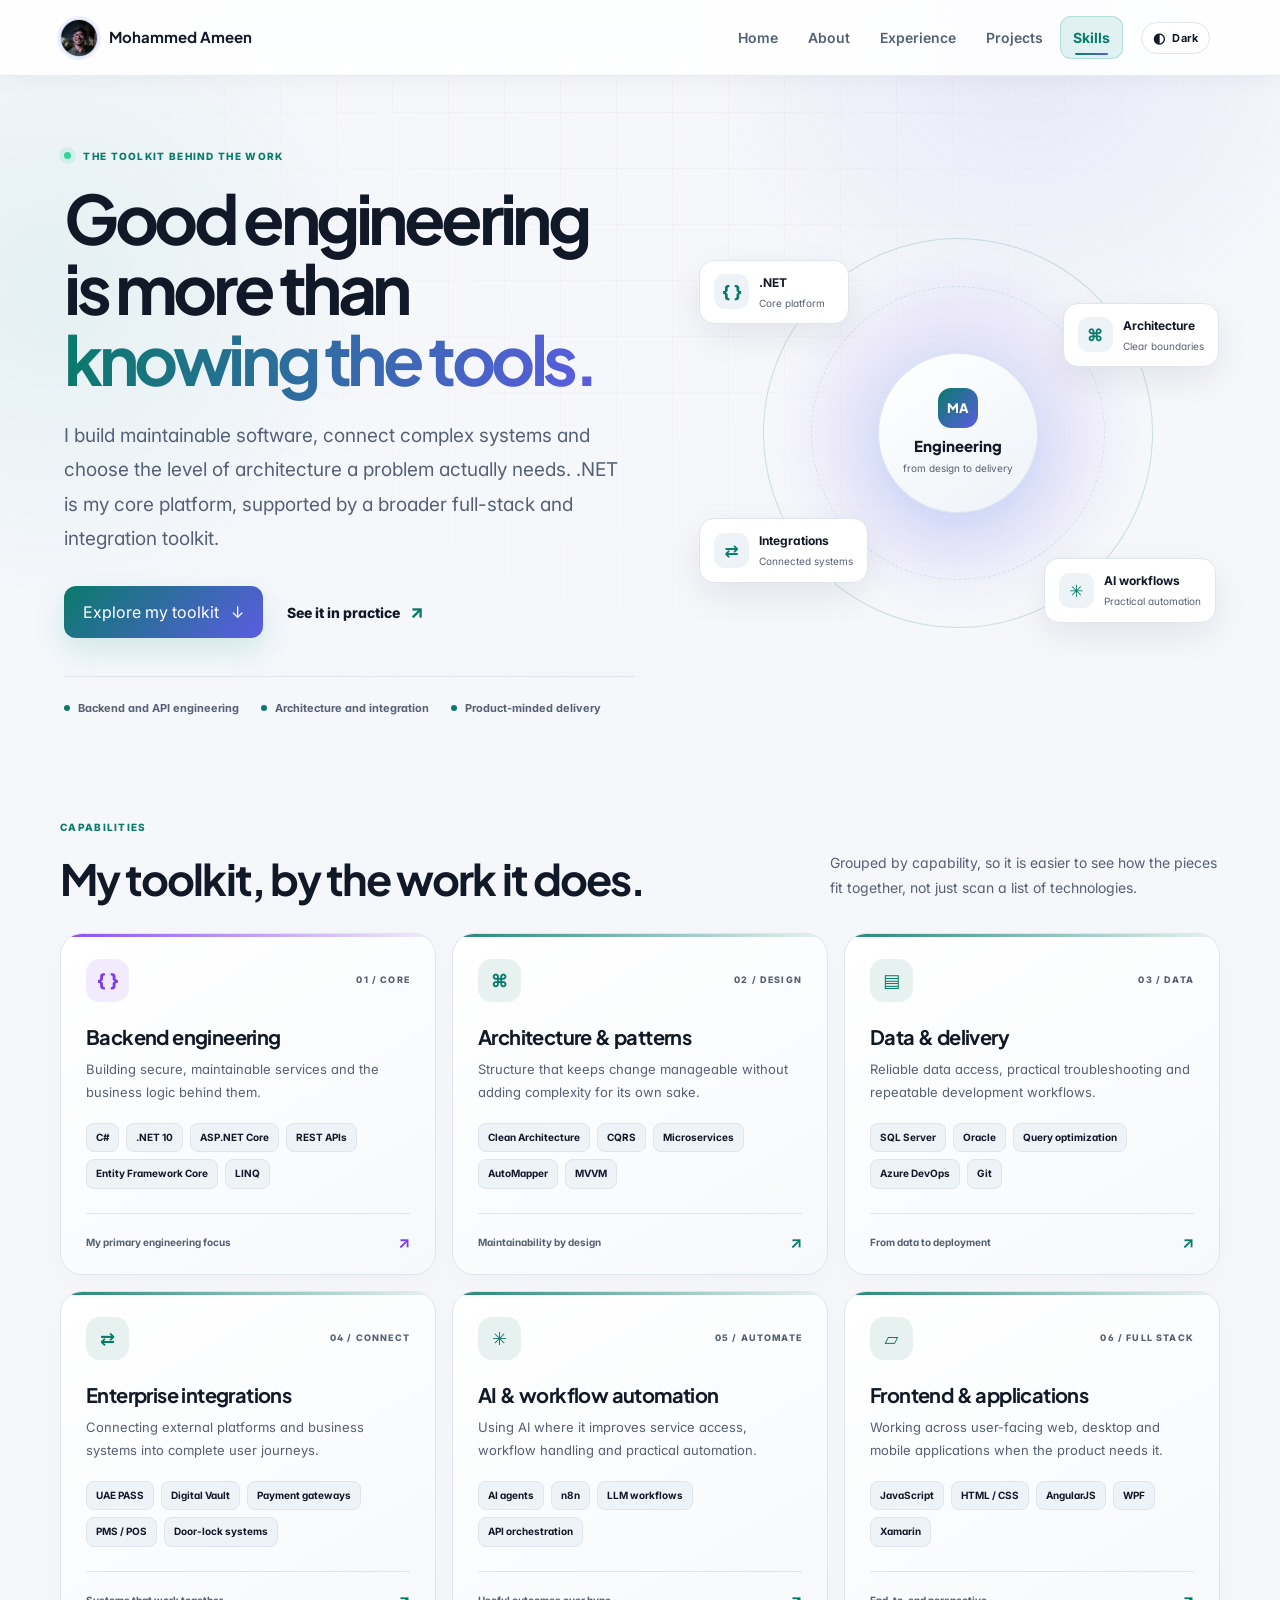
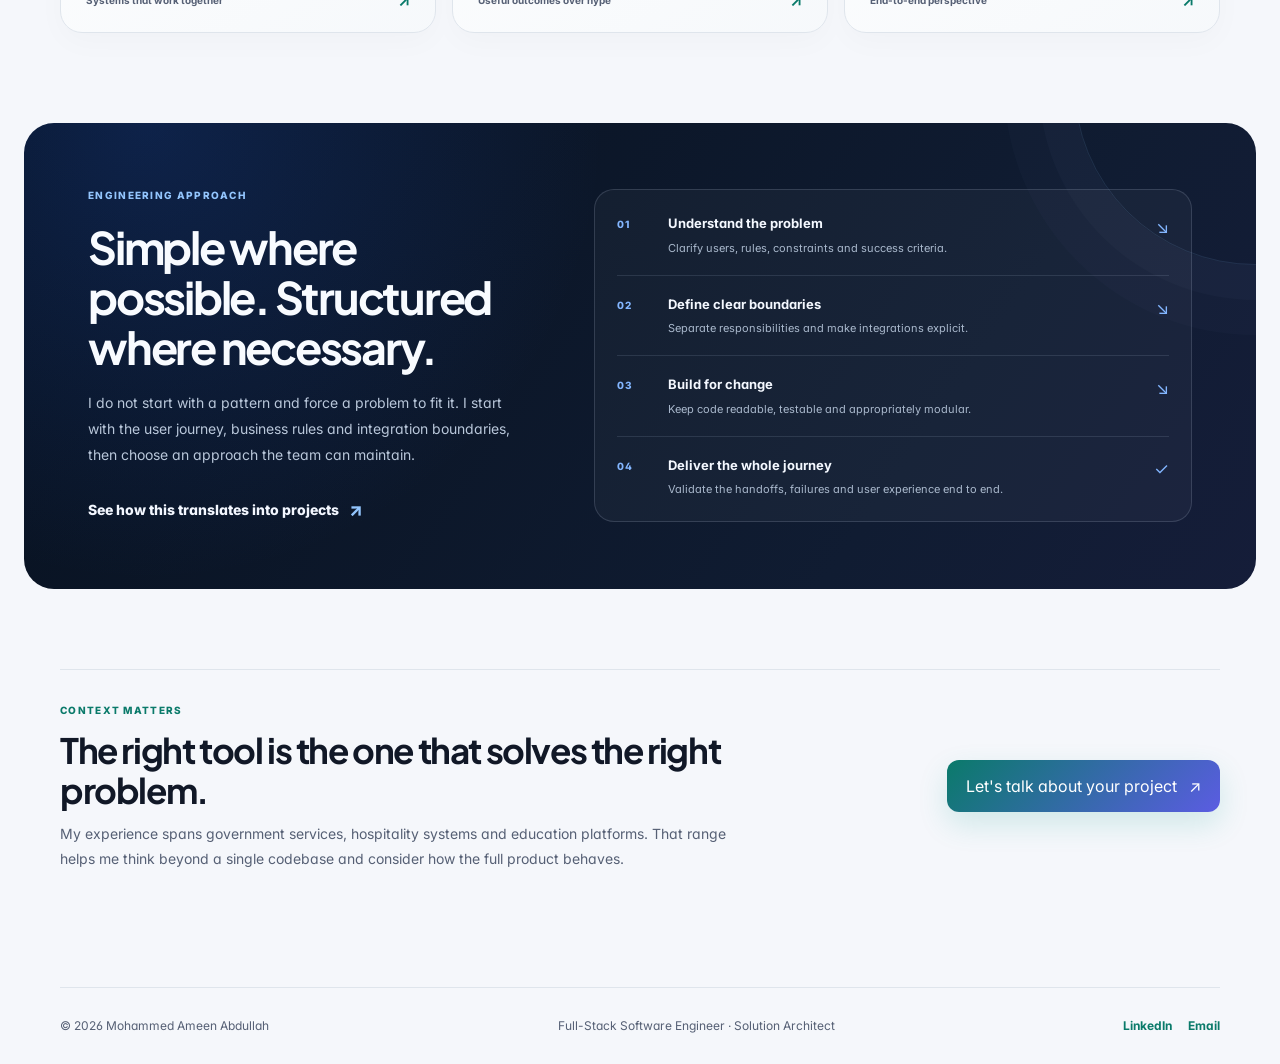
<file: skills.html>
<!doctype html>
<html lang="en">
<head>
  <link rel="icon" type="image/png" href="/favicon.png">
  <link rel="apple-touch-icon" href="/favicon.png">
  <meta charset="utf-8">
  <meta name="theme-color" content="#07111f">
  <meta name="viewport" content="width=device-width, initial-scale=1">
<title>Skills | Mohammed Ameen Abdullah</title>
<meta name="description" content="Technical skills of Mohammed Ameen Abdullah: .NET 10, ASP.NET Core, Clean Architecture, CQRS, microservices, UAE PASS integrations, n8n and AI agents.">
<meta name="author" content="Mohammed Ameen Abdullah">
<meta name="robots" content="index, follow, max-image-preview:large">
<link rel="canonical" href="https://mhdamn.github.io/skills">
<meta property="og:type" content="website">
<meta property="og:site_name" content="Mohammed Ameen Abdullah">
<meta property="og:locale" content="en_US">
<meta property="og:title" content="Skills | Mohammed Ameen Abdullah">
<meta property="og:description" content="Technical skills of Mohammed Ameen Abdullah: .NET 10, ASP.NET Core, Clean Architecture, CQRS, microservices, UAE PASS integrations, n8n and AI agents.">
<meta property="og:url" content="https://mhdamn.github.io/skills">
<meta property="og:image" content="https://mhdamn.github.io/og-image.jpg">
<meta property="og:image:width" content="1200">
<meta property="og:image:height" content="630">
<meta property="og:image:alt" content="Mohammed Ameen Abdullah, Full-Stack Software Engineer and Solution Architect in Dubai">
<meta name="twitter:card" content="summary_large_image">
<meta name="twitter:title" content="Skills | Mohammed Ameen Abdullah">
<meta name="twitter:description" content="Technical skills of Mohammed Ameen Abdullah: .NET 10, ASP.NET Core, Clean Architecture, CQRS, microservices, UAE PASS integrations, n8n and AI agents.">
<meta name="twitter:image" content="https://mhdamn.github.io/og-image.jpg">
<script type="application/ld+json">{"@context":"https://schema.org","@graph":[{"@type":"WebPage","@id":"https://mhdamn.github.io/skills.html#webpage","url":"https://mhdamn.github.io/skills.html","name":"Skills | Mohammed Ameen Abdullah","description":"Technical skills of Mohammed Ameen Abdullah: .NET 10, ASP.NET Core, Clean Architecture, CQRS, microservices, UAE PASS integrations, n8n and AI agents.","isPartOf":{"@id":"https://mhdamn.github.io/#website"},"about":{"@id":"https://mhdamn.github.io/#person"},"inLanguage":"en"},{"@type":"BreadcrumbList","itemListElement":[{"@type":"ListItem","position":1,"name":"Home","item":"https://mhdamn.github.io/"},{"@type":"ListItem","position":2,"name":"Skills","item":"https://mhdamn.github.io/skills.html"}]}]}</script>
  <link rel="preconnect" href="https://fonts.googleapis.com">
  <link rel="preconnect" href="https://fonts.gstatic.com" crossorigin>
  <link href="https://fonts.googleapis.com/css2?family=Inter:wght@400;500;600;700;800&family=Plus+Jakarta+Sans:wght@600;700;800&display=swap" rel="stylesheet">
  <link rel="stylesheet" href="/styles.css">
</head>
<body class="skills-page">
<a class="skip-link" href="#main-content">Skip to content</a>
<div class="progress"></div>
<header class="site-header">
  <a class="brand" href="/"><span class="brand-avatar"><img src="/profile.jpg" alt="Mohammed Ameen"></span><strong>Mohammed Ameen</strong></a>
  <button class="menu" type="button" aria-label="Open navigation" aria-expanded="false"><i></i><i></i><i></i></button>
  <button class="theme-toggle" type="button" aria-label="Toggle light and dark theme" title="Toggle theme"><span class="theme-icon">◐</span><span class="theme-label">Theme</span></button>
  <nav class="nav" aria-label="Main navigation">
    <a href="/">Home</a><a href="/about">About</a><a href="/experience">Experience</a><a href="/projects">Projects</a><a class="active" href="/skills">Skills</a>
  </nav>
</header>
<main id="main-content">
  <section class="skills-hero">
    <div class="skills-hero-copy reveal">
      <p class="eyebrow"><span class="skills-eyebrow-dot"></span> THE TOOLKIT BEHIND THE WORK</p>
      <h1>Good engineering is more than <em>knowing the tools.</em></h1>
      <p class="lead">I build maintainable software, connect complex systems and choose the level of architecture a problem actually needs. .NET is my core platform, supported by a broader full-stack and integration toolkit.</p>
      <div class="skills-hero-actions"><a class="btn primary" href="#capabilities">Explore my toolkit <span aria-hidden="true">↓</span></a><a class="skills-text-link" href="/projects">See it in practice <span aria-hidden="true">↗</span></a></div>
      <div class="skills-proofline"><span><i></i> Backend and API engineering</span><span><i></i> Architecture and integration</span><span><i></i> Product-minded delivery</span></div>
    </div>
    <aside class="skills-orbit reveal" aria-label="Core engineering strengths">
      <div class="orbit-glow"></div><div class="orbit-ring orbit-ring-one"></div><div class="orbit-ring orbit-ring-two"></div>
      <div class="orbit-center"><span class="orbit-center-mark">MA</span><strong>Engineering</strong><small>from design to delivery</small></div>
      <div class="orbit-chip orbit-chip-one"><span class="orbit-chip-icon">{ }</span><span><b>.NET</b><small>Core platform</small></span></div>
      <div class="orbit-chip orbit-chip-two"><span class="orbit-chip-icon">⌘</span><span><b>Architecture</b><small>Clear boundaries</small></span></div>
      <div class="orbit-chip orbit-chip-three"><span class="orbit-chip-icon">⇄</span><span><b>Integrations</b><small>Connected systems</small></span></div>
      <div class="orbit-chip orbit-chip-four"><span class="orbit-chip-icon">✳</span><span><b>AI workflows</b><small>Practical automation</small></span></div>
    </aside>
  </section>

  <section class="skills-capabilities" id="capabilities">
    <div class="skills-section-heading reveal"><div><p class="eyebrow">CAPABILITIES</p><h2>My toolkit, by the work it does.</h2></div><p>Grouped by capability, so it is easier to see how the pieces fit together, not just scan a list of technologies.</p></div>
    <div class="skills-category-grid">
      <article class="skills-category skills-category-featured reveal">
        <div class="skills-category-top"><span class="skills-category-icon">{ }</span><span class="skills-category-index">01 / CORE</span></div>
        <h3>Backend engineering</h3><p>Building secure, maintainable services and the business logic behind them.</p>
        <div class="skills-tags"><span>C#</span><span>.NET 10</span><span>ASP.NET Core</span><span>REST APIs</span><span>Entity Framework Core</span><span>LINQ</span></div>
        <div class="skills-category-foot"><span>My primary engineering focus</span><span aria-hidden="true">↗</span></div>
      </article>
      <article class="skills-category reveal">
        <div class="skills-category-top"><span class="skills-category-icon">⌘</span><span class="skills-category-index">02 / DESIGN</span></div>
        <h3>Architecture &amp; patterns</h3><p>Structure that keeps change manageable without adding complexity for its own sake.</p>
        <div class="skills-tags"><span>Clean Architecture</span><span>CQRS</span><span>Microservices</span><span>AutoMapper</span><span>MVVM</span></div>
        <div class="skills-category-foot"><span>Maintainability by design</span><span aria-hidden="true">↗</span></div>
      </article>
      <article class="skills-category reveal">
        <div class="skills-category-top"><span class="skills-category-icon">▤</span><span class="skills-category-index">03 / DATA</span></div>
        <h3>Data &amp; delivery</h3><p>Reliable data access, practical troubleshooting and repeatable development workflows.</p>
        <div class="skills-tags"><span>SQL Server</span><span>Oracle</span><span>Query optimization</span><span>Azure DevOps</span><span>Git</span></div>
        <div class="skills-category-foot"><span>From data to deployment</span><span aria-hidden="true">↗</span></div>
      </article>
      <article class="skills-category reveal">
        <div class="skills-category-top"><span class="skills-category-icon">⇄</span><span class="skills-category-index">04 / CONNECT</span></div>
        <h3>Enterprise integrations</h3><p>Connecting external platforms and business systems into complete user journeys.</p>
        <div class="skills-tags"><span>UAE PASS</span><span>Digital Vault</span><span>Payment gateways</span><span>PMS / POS</span><span>Door-lock systems</span></div>
        <div class="skills-category-foot"><span>Systems that work together</span><span aria-hidden="true">↗</span></div>
      </article>
      <article class="skills-category reveal">
        <div class="skills-category-top"><span class="skills-category-icon">✳</span><span class="skills-category-index">05 / AUTOMATE</span></div>
        <h3>AI &amp; workflow automation</h3><p>Using AI where it improves service access, workflow handling and practical automation.</p>
        <div class="skills-tags"><span>AI agents</span><span>n8n</span><span>LLM workflows</span><span>API orchestration</span></div>
        <div class="skills-category-foot"><span>Useful outcomes over hype</span><span aria-hidden="true">↗</span></div>
      </article>
      <article class="skills-category reveal">
        <div class="skills-category-top"><span class="skills-category-icon">▱</span><span class="skills-category-index">06 / FULL STACK</span></div>
        <h3>Frontend &amp; applications</h3><p>Working across user-facing web, desktop and mobile applications when the product needs it.</p>
        <div class="skills-tags"><span>JavaScript</span><span>HTML / CSS</span><span>AngularJS</span><span>WPF</span><span>Xamarin</span></div>
        <div class="skills-category-foot"><span>End-to-end perspective</span><span aria-hidden="true">↗</span></div>
      </article>
    </div>
  </section>

  <section class="engineering-approach reveal" aria-labelledby="engineering-title">
    <div class="engineering-copy">
      <p class="eyebrow light">ENGINEERING APPROACH</p>
      <h2 id="engineering-title">Simple where possible. Structured where necessary.</h2>
      <p>I do not start with a pattern and force a problem to fit it. I start with the user journey, business rules and integration boundaries, then choose an approach the team can maintain.</p>
      <a class="engineering-link" href="/projects">See how this translates into projects <span aria-hidden="true">↗</span></a>
    </div>
    <div class="engineering-steps" aria-label="My engineering approach, four steps">
      <div class="engineering-step"><span class="engineering-step-number">01</span><div><strong>Understand the problem</strong><p>Clarify users, rules, constraints and success criteria.</p></div><span class="engineering-step-mark">↘</span></div>
      <div class="engineering-step"><span class="engineering-step-number">02</span><div><strong>Define clear boundaries</strong><p>Separate responsibilities and make integrations explicit.</p></div><span class="engineering-step-mark">↘</span></div>
      <div class="engineering-step"><span class="engineering-step-number">03</span><div><strong>Build for change</strong><p>Keep code readable, testable and appropriately modular.</p></div><span class="engineering-step-mark">↘</span></div>
      <div class="engineering-step"><span class="engineering-step-number">04</span><div><strong>Deliver the whole journey</strong><p>Validate the handoffs, failures and user experience end to end.</p></div><span class="engineering-step-mark">✓</span></div>
    </div>
  </section>
  <section class="skills-closing"><div class="skills-closing-inner reveal"><div><p class="eyebrow">CONTEXT MATTERS</p><h2>The right tool is the one that solves the right problem.</h2><p>My experience spans government services, hospitality systems and education platforms. That range helps me think beyond a single codebase and consider how the full product behaves.</p></div><a class="btn primary" href="mailto:ameen412@gmail.com">Let's talk about your project <span aria-hidden="true">↗</span></a></div></section>
</main>
<footer><span>© 2026 Mohammed Ameen Abdullah</span><span>Full-Stack Software Engineer · Solution Architect</span><span class="footer-links"><a href="https://www.linkedin.com/in/mhdamn" target="_blank" rel="noopener noreferrer">LinkedIn</a><a href="mailto:ameen412@gmail.com">Email</a></span></footer>
<script src="/script.js"></script>
</body>
</html>
</file>
<file: styles.css>
:root{
 --bg:#f7f9fc; --surface:#ffffff; --ink:#132238; --muted:#64748b; --line:#e2e8f0;
 --accent:#2563eb; --accent2:#7c3aed; --dark:#101827; --dark2:#172033;
 --shadow:0 18px 50px rgba(15,23,42,.08); --radius:22px; --max:1160px;
}
*{box-sizing:border-box} html{scroll-behavior:smooth} body{margin:0;background:var(--bg);color:var(--ink);font-family:Inter,system-ui,sans-serif;line-height:1.65}
body:before{content:"";position:fixed;inset:0;pointer-events:none;background:radial-gradient(circle at 80% 0%,rgba(37,99,235,.07),transparent 32%),radial-gradient(circle at 0% 60%,rgba(124,58,237,.045),transparent 28%);z-index:-1}
a{color:inherit;text-decoration:none}.site-header{position:sticky;top:0;z-index:20;background:rgba(255,255,255,.86);backdrop-filter:blur(16px);border-bottom:1px solid rgba(226,232,240,.8);height:76px;display:flex;align-items:center;justify-content:space-between;padding:0 max(24px,calc((100vw - var(--max))/2))}
.brand{display:flex;align-items:center;gap:11px;font-weight:800}.brand span{display:grid;place-items:center;width:38px;height:38px;border-radius:12px;background:linear-gradient(135deg,var(--accent),var(--accent2));color:#fff;font-size:13px}.brand strong{font-family:"Plus Jakarta Sans";font-size:15px}
.nav{display:flex;align-items:center;gap:7px}.nav a{padding:10px 13px;border-radius:10px;color:#526174;font-size:14px;font-weight:600;transition:.25s}.nav a:hover,.nav a.active{color:var(--accent);background:#eff6ff}.nav .nav-cta{background:var(--ink);color:#fff;padding:11px 17px}.nav .nav-cta:hover{background:#24364f;color:#fff}
.menu{display:none;border:0;background:none;padding:10px}.menu i{display:block;width:23px;height:2px;background:var(--ink);margin:5px}
main{overflow:hidden}.hero,.section{width:min(var(--max),calc(100% - 48px));margin:auto}.hero{min-height:calc(100vh - 76px);display:grid;grid-template-columns:1.12fr .88fr;gap:70px;align-items:center;padding:75px 0 85px}.eyebrow{font-size:12px;letter-spacing:.16em;font-weight:800;color:var(--accent);margin:0 0 18px;text-transform:uppercase}.eyebrow.light{color:#93c5fd}.pulse{display:inline-block;width:8px;height:8px;border-radius:50%;background:#22c55e;box-shadow:0 0 0 5px #dcfce7;margin-right:10px}
h1,h2,h3{font-family:"Plus Jakarta Sans",Inter,sans-serif;line-height:1.15;margin-top:0}.hero h1{font-size:clamp(43px,5.5vw,70px);letter-spacing:-.055em;margin:0 0 25px;max-width:760px}.hero h1 em{font-style:normal;color:var(--accent)}.lead{font-size:18px;color:var(--muted);max-width:700px}.actions{display:flex;gap:12px;flex-wrap:wrap;margin:32px 0}.btn{display:inline-flex;align-items:center;gap:12px;border-radius:12px;padding:13px 19px;font-weight:700;font-size:14px;transition:transform .25s,box-shadow .25s,background .25s}.btn:hover{transform:translateY(-3px);box-shadow:0 12px 25px rgba(15,23,42,.12)}.primary{background:var(--accent);color:#fff}.ghost{background:#fff;border:1px solid var(--line)}
.quick-facts{display:flex;gap:34px;margin-top:40px}.quick-facts div{display:flex;flex-direction:column}.quick-facts b{font-size:22px}.quick-facts span{font-size:12px;color:var(--muted)}
.hero-card{background:linear-gradient(145deg,#fff,#f1f6ff);border:1px solid #dce6f5;border-radius:30px;padding:44px;box-shadow:var(--shadow);position:relative;overflow:hidden}.card-glow{position:absolute;width:190px;height:190px;border-radius:50%;background:rgba(37,99,235,.11);filter:blur(4px);right:-65px;top:-55px}.profile-mark{width:84px;height:84px;border-radius:24px;display:grid;place-items:center;background:linear-gradient(135deg,var(--accent),var(--accent2));color:#fff;font:800 27px "Plus Jakarta Sans";margin-bottom:34px;box-shadow:0 15px 30px rgba(37,99,235,.25)}.hero-card h2{font-size:30px}.hero-card p{color:var(--muted)}.mini-stack{display:flex;gap:8px;flex-wrap:wrap;margin-top:25px}.mini-stack span,.pill,.tag{display:inline-block;background:#eef4ff;color:#2454a6;border-radius:999px;padding:7px 11px;font-size:11px;font-weight:700}
.stats{display:grid;grid-template-columns:repeat(4,1fr);background:#fff;border:1px solid var(--line);border-radius:20px;box-shadow:var(--shadow);margin-bottom:100px}.stats div{padding:28px;border-right:1px solid var(--line)}.stats div:last-child{border:0}.stats strong{display:block;font:800 29px "Plus Jakarta Sans"}.stats span{font-size:12px;color:var(--muted)}
.section{padding:95px 0}.split{display:grid;grid-template-columns:.75fr 1.25fr;gap:80px}.section-title{font-size:44px;letter-spacing:-.04em}.feature-grid{display:grid;grid-template-columns:1fr 1fr;gap:16px}.feature-grid article,.info-card,.skill-card{background:#fff;border:1px solid var(--line);border-radius:18px;padding:25px;transition:.3s}.feature-grid article:hover,.info-card:hover,.skill-card:hover{transform:translateY(-6px);box-shadow:var(--shadow);border-color:#c7d7f2}.feature-grid span{font-size:11px;color:var(--accent);font-weight:800}.feature-grid h3{margin:12px 0 7px}.feature-grid p,.info-card p,.skill-card p{color:var(--muted);font-size:14px;margin:0}
.dark-band{width:100%;max-width:none;padding:100px max(24px,calc((100vw - var(--max))/2));background:linear-gradient(120deg,var(--dark),var(--dark2));color:#fff;display:grid;grid-template-columns:1fr 1fr;gap:80px}.dark-band h2{font-size:45px;max-width:650px}.dark-band p{color:#b8c3d4;max-width:620px}.text-link{color:#93c5fd;font-weight:800}.project-preview{display:grid;gap:12px}.project-preview div{border:1px solid rgba(255,255,255,.1);padding:20px;border-radius:15px;display:grid;grid-template-columns:45px 1fr;column-gap:10px;background:rgba(255,255,255,.035);transition:.25s}.project-preview div:hover{transform:translateX(6px);background:rgba(255,255,255,.07)}.project-preview small{grid-row:span 2;color:#60a5fa}.project-preview b{font-size:15px}.project-preview span{color:#9eabc0;font-size:12px}.cta{text-align:center;padding:115px 0}.cta h2{font-size:48px;max-width:780px;margin:0 auto 18px}.cta p{color:var(--muted);max-width:600px;margin:0 auto 28px}
.page-hero{width:min(900px,calc(100% - 48px));margin:auto;padding:105px 0 55px}.page-hero h1{font-size:clamp(44px,6vw,68px);letter-spacing:-.05em}.page-hero .lead{font-size:19px}.content-section{display:grid;grid-template-columns:1.3fr .7fr;gap:60px}.prose h2{font-size:34px}.prose p{color:#536174;font-size:16px}.highlight-card{background:#fff;border:1px solid var(--line);border-radius:22px;padding:30px;box-shadow:var(--shadow)}.highlight-card h3{font-size:22px}.highlight-card li{margin:12px 0;color:#536174}.cards-3{display:grid;grid-template-columns:repeat(3,1fr);gap:16px}.info-card span{color:var(--accent);font-size:11px;font-weight:800;text-transform:uppercase;letter-spacing:.12em}.info-card h3{margin:12px 0}.education{border-top:1px solid var(--line)}.education h2{font-size:32px}.education p{color:var(--muted)}.timeline{position:relative}.timeline:before{content:"";position:absolute;left:10px;top:95px;bottom:80px;width:1px;background:#dbe4ef}.timeline-card{position:relative;margin:0 0 25px;padding:30px 35px 32px 55px;background:#fff;border:1px solid var(--line);border-radius:20px;box-shadow:0 8px 30px rgba(15,23,42,.04)}.timeline-dot{position:absolute;left:3px;top:34px;width:15px;height:15px;border-radius:50%;background:var(--accent);border:4px solid #dbeafe}.timeline-meta{display:flex;gap:12px;margin-bottom:16px}.timeline-meta span{font-size:11px;font-weight:800;color:var(--accent);background:#eff6ff;padding:6px 9px;border-radius:999px}.timeline-meta span+span{color:#66758a;background:#f1f5f9}.timeline-card h2{margin-bottom:5px}.timeline-card h3{margin-bottom:2px;color:#42536b}.muted{color:var(--muted);font-size:13px}.timeline-card p{color:#536174}.timeline-card li{margin:8px 0;color:#536174}.project-list{display:grid;gap:18px}.project-card{display:grid;grid-template-columns:85px 1fr;gap:25px;background:#fff;border:1px solid var(--line);border-radius:22px;padding:32px;transition:.3s}.project-card:hover{transform:translateY(-5px);box-shadow:var(--shadow)}.project-num{font:800 25px "Plus Jakarta Sans";color:#c1cfdf}.project-card h2{font-size:27px;margin:10px 0}.project-card p{color:var(--muted)}.project-card li{color:#536174;margin:8px 0}.skill-grid{display:grid;grid-template-columns:repeat(3,1fr);gap:16px}.skill-card h3{margin-bottom:9px;font-size:18px}.compact{margin-top:30px}.contact-grid{display:grid;grid-template-columns:1fr 1fr;gap:90px;align-items:start}.contact-grid h2{font-size:47px}.contact-card{background:#fff;border:1px solid var(--line);border-radius:22px;box-shadow:var(--shadow);overflow:hidden}.contact-card>a,.contact-card>div{display:flex;flex-direction:column;padding:25px;border-bottom:1px solid var(--line)}.contact-card>*:last-child{border-bottom:0}.contact-card span{font-size:11px;text-transform:uppercase;letter-spacing:.12em;color:var(--muted);font-weight:800}.contact-card strong{font-size:18px;margin-top:4px}.note{padding:24px;border:1px dashed #bfd0e5;border-radius:16px;background:#fff;color:var(--muted)}footer{border-top:1px solid var(--line);width:min(var(--max),calc(100% - 48px));margin:auto;padding:28px 0;display:flex;justify-content:space-between;color:#7a8798;font-size:12px}.progress{position:fixed;z-index:100;top:0;left:0;height:3px;width:0;background:linear-gradient(90deg,var(--accent),var(--accent2))}
.reveal{opacity:0;transform:translateY(22px);transition:opacity .75s ease,transform .75s cubic-bezier(.2,.7,.2,1)}.reveal.visible{opacity:1;transform:none}
@media(max-width:850px){.nav{display:none;position:absolute;left:16px;right:16px;top:68px;background:#fff;border:1px solid var(--line);padding:10px;border-radius:15px;box-shadow:var(--shadow);flex-direction:column;align-items:stretch}.nav.open{display:flex}.nav a{padding:12px}.menu{display:block}.hero,.split,.content-section,.dark-band,.contact-grid{grid-template-columns:1fr}.hero{padding-top:60px;gap:45px}.hero-card{padding:32px}.stats{grid-template-columns:1fr 1fr}.stats div:nth-child(2){border-right:0}.stats div{border-bottom:1px solid var(--line)}.feature-grid,.cards-3,.skill-grid{grid-template-columns:1fr 1fr}.dark-band{gap:45px}.section-title{font-size:38px}.page-hero{padding-top:75px}}
@media(max-width:560px){.hero,.section,.page-hero{width:min(100% - 32px, var(--max))}.site-header{padding:0 16px}.brand strong{font-size:13px}.hero h1{font-size:43px}.quick-facts{gap:20px}.stats{grid-template-columns:1fr}.stats div,.stats div:nth-child(2){border-right:0}.feature-grid,.cards-3,.skill-grid{grid-template-columns:1fr}.dark-band{padding:75px 16px}.dark-band h2,.cta h2{font-size:36px}.project-card{grid-template-columns:1fr}.project-num{font-size:19px}.timeline-card{padding-left:35px}.timeline:before{left:7px}.timeline-dot{left:0}footer{flex-direction:column;gap:7px}.contact-grid h2{font-size:38px}}


/* Company links / office details */
.company-meta{
  display:flex;
  flex-wrap:wrap;
  align-items:center;
  gap:10px 18px;
  margin:9px 0 16px;
}
.company-meta a{
  display:inline-flex;
  align-items:center;
  gap:5px;
  color:var(--accent);
  background:#eff6ff;
  border:1px solid #dbeafe;
  padding:7px 11px;
  border-radius:999px;
  font-size:11px;
  font-weight:800;
  transition:.25s ease;
}
.company-meta a:hover{
  background:#dbeafe;
  transform:translateY(-2px);
}
.company-meta span{
  color:#7b8798;
  font-size:11px;
  font-weight:600;
}

.experience-note{
  color:#7b8798;
  font-size:12px;
  margin:0 0 22px 0;
  padding-left:2px;
}

/* LinkedIn / profile enhancements */
.linkedin-btn{background:#0a66c2;color:#fff;border-color:#0a66c2}
.linkedin-btn:hover{background:#084f96;color:#fff}
.profile-hero{padding-top:34px}
.profile-photo-wrap{position:relative;width:132px;height:132px;margin-bottom:22px}
.profile-photo,.profile-fallback{width:132px;height:132px;border-radius:50%;object-fit:cover}
.profile-photo{border:5px solid #fff;box-shadow:0 15px 35px rgba(37,99,235,.2)}
.profile-fallback{display:grid;place-items:center;background:linear-gradient(135deg,var(--accent),var(--accent2));color:#fff;font:800 38px "Plus Jakarta Sans",Inter,sans-serif;box-shadow:0 15px 35px rgba(37,99,235,.2)}
.linkedin-profile-badge{display:grid;grid-template-columns:34px 1fr 25px;align-items:center;gap:10px;padding:12px 13px;margin:0 0 26px;border:1px solid #dbe4ef;border-radius:14px;background:#fff}
.linkedin-icon,.linkedin-big-icon{display:grid;place-items:center;background:#0a66c2;color:#fff;font-weight:900;border-radius:6px}
.linkedin-icon{width:30px;height:30px;font-size:14px}
.linkedin-profile-badge strong,.linkedin-profile-badge small{display:block}
.linkedin-profile-badge strong{font-size:12px}
.linkedin-profile-badge small{font-size:10px;color:var(--muted);margin-top:2px}
.linkedin-profile-badge>a{color:#0a66c2;font-weight:900;font-size:18px;text-align:center}
.linkedin-section{padding-top:30px}
.linkedin-card{display:grid;grid-template-columns:62px 1fr auto;align-items:center;gap:25px;padding:32px;background:#fff;border:1px solid #dbe4ef;border-radius:22px;box-shadow:var(--shadow)}
.linkedin-card h2{margin:0 0 8px;font-size:30px}
.linkedin-card p:not(.eyebrow){color:var(--muted);margin:0;max-width:700px}
.linkedin-big-icon{width:62px;height:62px;font-size:27px;border-radius:15px}
footer a{color:var(--accent);font-weight:700}
@media(max-width:850px){.linkedin-card{grid-template-columns:62px 1fr}.linkedin-card .btn{grid-column:1/-1;justify-self:start}}
@media(max-width:560px){.linkedin-card{grid-template-columns:1fr}.linkedin-big-icon{width:56px;height:56px}.profile-photo-wrap,.profile-photo,.profile-fallback{width:112px;height:112px}}

/* =========================
   FUTURISTIC THEME SYSTEM
   ========================= */
:root{
  --bg:#f7f9fc; --surface:#ffffff; --surface2:#f0f5fb; --ink:#132238; --muted:#64748b; --line:#e2e8f0;
  --accent:#2563eb; --accent2:#7c3aed; --dark:#101827; --dark2:#172033;
  --shadow:0 18px 50px rgba(15,23,42,.08); --radius:22px; --max:1160px;
}
html[data-theme="dark"]{
  --bg:#070b14; --surface:#0d1422; --surface2:#111b2d; --ink:#edf5ff; --muted:#9aa9bd; --line:#223149;
  --accent:#5ea1ff; --accent2:#a879ff; --dark:#040812; --dark2:#0d1730;
  --shadow:0 22px 70px rgba(0,0,0,.35);
}
html[data-theme="dark"] body:before{
  background:radial-gradient(circle at 78% 0%,rgba(37,99,235,.16),transparent 30%),radial-gradient(circle at 5% 65%,rgba(124,58,237,.11),transparent 28%);
}
html[data-theme="dark"] .site-header{background:rgba(7,11,20,.82);border-bottom-color:rgba(57,76,106,.65)}
html[data-theme="dark"] .nav a{color:#aebbd0}
html[data-theme="dark"] .nav a:hover,html[data-theme="dark"] .nav a.active{color:#fff;background:#14233b}
html[data-theme="dark"] .nav .nav-cta{background:#edf5ff;color:#07101d}
html[data-theme="dark"] .menu i{background:#edf5ff}
html[data-theme="dark"] .theme-toggle{background:#111c2e;border-color:#2c405e;color:#eaf3ff}
html[data-theme="dark"] .ghost{background:#0d1422;border-color:#2a3b56;color:#eaf3ff}
html[data-theme="dark"] .hero-card,
html[data-theme="dark"] .stats,
html[data-theme="dark"] .feature-grid article,
html[data-theme="dark"] .info-card,
html[data-theme="dark"] .skill-card,
html[data-theme="dark"] .highlight-card,
html[data-theme="dark"] .experience-card,
html[data-theme="dark"] .project-card,
html[data-theme="dark"] .contact-card,
html[data-theme="dark"] .linkedin-card,
html[data-theme="dark"] .note{
  background:linear-gradient(145deg,var(--surface),var(--surface2));
  border-color:var(--line);
  box-shadow:var(--shadow);
}
html[data-theme="dark"] .profile-photo{border-color:#17253a}
html[data-theme="dark"] .linkedin-profile-badge{background:#101a2b;border-color:#2a3b56}
html[data-theme="dark"] .linkedin-profile-badge strong{color:#edf5ff}
html[data-theme="dark"] .company-meta a{background:#10223d;border-color:#244267}
html[data-theme="dark"] .company-meta span{color:#91a1b7}
html[data-theme="dark"] .timeline-meta span{background:#102443;color:#79b2ff}
html[data-theme="dark"] .timeline-meta span+span{background:#182438;color:#aab8ca}
html[data-theme="dark"] .mini-stack span,html[data-theme="dark"] .pill,html[data-theme="dark"] .tag{background:#112441;color:#a9ceff}
html[data-theme="dark"] .prose p,
html[data-theme="dark"] .highlight-card li,
html[data-theme="dark"] .timeline-card p,
html[data-theme="dark"] .timeline-card li,
html[data-theme="dark"] .project-card li{color:#a7b5c8}
html[data-theme="dark"] footer{border-color:var(--line);color:#8190a6}
html[data-theme="dark"] .page-hero .lead,
html[data-theme="dark"] .lead{color:#aab8ca}
html[data-theme="dark"] .nav{background:#0d1422;border-color:#2a3b56}
html[data-theme="dark"] .experience-marker span{background:#101f36;border-color:#2c4c77;color:#7db8ff}

/* Theme control */
.theme-toggle{
  display:inline-flex;align-items:center;gap:7px;border:1px solid var(--line);background:var(--surface);
  color:var(--ink);border-radius:999px;padding:8px 11px;font:700 11px Inter,sans-serif;cursor:pointer;
  transition:.25s; margin-left:auto; margin-right:10px;
}
.theme-toggle:hover{transform:translateY(-2px);box-shadow:var(--shadow)}
.theme-icon{font-size:14px;line-height:1}
.theme-label{letter-spacing:.04em}

/* Better profile photo treatment */
.profile-photo-wrap{width:170px;height:170px}
.profile-photo,.profile-fallback{width:170px;height:170px}
.profile-photo{object-position:center center;box-shadow:0 0 0 1px rgba(96,165,250,.25),0 22px 50px rgba(37,99,235,.24)}
.profile-photo-wrap:after{
  content:"";position:absolute;inset:-9px;border-radius:50%;border:1px solid rgba(96,165,250,.25);
  box-shadow:0 0 35px rgba(37,99,235,.12);pointer-events:none;
}
@media(max-width:560px){.profile-photo-wrap,.profile-photo,.profile-fallback{width:130px;height:130px}}

/* =========================
   FIXED EXPERIENCE TIMELINE
   ========================= */
.experience-timeline-section{padding-top:25px}
.experience-timeline{position:relative;max-width:980px;margin:0 auto;padding:20px 0 60px}
.experience-timeline:before{
  content:"";position:absolute;left:28px;top:20px;bottom:35px;width:2px;
  background:linear-gradient(var(--accent),rgba(124,58,237,.25),transparent);
}
.experience-item{position:relative;padding-left:78px;margin:0 0 28px}
.experience-marker{
  position:absolute;left:0;top:24px;width:58px;height:58px;border-radius:18px;
  display:grid;place-items:center;background:linear-gradient(135deg,#10223f,#1b2d4b);
  border:1px solid rgba(96,165,250,.4);box-shadow:0 0 0 6px var(--bg),0 12px 30px rgba(37,99,235,.18);z-index:2;
}
.experience-marker span{font:800 12px "Plus Jakarta Sans";color:#7db8ff}
.experience-card{
  position:relative;padding:32px 34px;background:var(--surface);border:1px solid var(--line);border-radius:24px;
  box-shadow:var(--shadow);transition:.3s;overflow:hidden;
}
.experience-card:before{
  content:"";position:absolute;left:0;top:0;width:4px;height:100%;background:linear-gradient(var(--accent),var(--accent2));opacity:.75
}
.experience-card:hover{transform:translateY(-4px);border-color:rgba(96,165,250,.45)}
.experience-heading{display:flex;justify-content:space-between;gap:20px;align-items:flex-start}
.experience-heading h2{margin-bottom:6px;font-size:27px}
.experience-heading h3{margin:0;color:var(--muted);font-size:17px}
.experience-location{font-size:11px;font-weight:800;color:var(--muted);white-space:nowrap;padding-top:4px}
.experience-card>p{color:var(--muted)}
.experience-card ul{padding-left:20px}
.experience-tech{display:flex;flex-wrap:wrap;gap:7px;margin-top:20px}
.experience-tech span{font-size:10px;font-weight:800;padding:6px 9px;border-radius:999px;background:#eef4ff;color:#2454a6}
html[data-theme="dark"] .experience-tech span{background:#102441;color:#9bc8ff}
@media(max-width:650px){
  .experience-timeline{padding-left:0}
  .experience-timeline:before{left:17px}
  .experience-item{padding-left:48px}
  .experience-marker{left:-11px;width:56px;height:56px;border-radius:16px}
  .experience-card{padding:27px 22px}
  .experience-heading{display:block}
  .experience-location{display:block;margin-top:8px}
}

/* More visual project cards */
.project-feature{border-top:3px solid transparent;background-image:linear-gradient(var(--surface),var(--surface)),linear-gradient(90deg,var(--accent),var(--accent2));background-origin:border-box;background-clip:padding-box,border-box}
.project-tech{display:flex;flex-wrap:wrap;gap:7px;margin-top:18px}
.project-tech span{font-size:10px;font-weight:800;padding:6px 9px;border-radius:999px;background:#eef4ff;color:#2454a6}
html[data-theme="dark"] .project-tech span{background:#102441;color:#9bc8ff}
.project-list{max-width:1000px;margin:0 auto}

/* Contact LinkedIn */
.linkedin-contact{
  display:grid;grid-template-columns:70px 1fr auto;gap:25px;align-items:center;
  padding:35px;background:linear-gradient(135deg,#0a66c2,#174ea6);color:#fff;border-radius:24px;
  box-shadow:0 24px 60px rgba(10,102,194,.22)
}
.linkedin-contact .eyebrow{color:#b9dcff}
.linkedin-contact h2{margin:0 0 8px;font-size:30px}
.linkedin-contact p:not(.eyebrow){margin:0;color:#dbeafe}
.linkedin-contact .btn{background:#fff;color:#0a66c2;border:0}
.linkedin-contact .btn:hover{background:#eef7ff}
@media(max-width:750px){.linkedin-contact{grid-template-columns:1fr}.linkedin-contact .btn{justify-self:start}}

/* Make generic timeline on homepage safe */
main>.section .timeline:not(.experience-timeline){position:relative}

/* =========================
   FIXES + POLISH (v4)
   ========================= */
body{font-family:Inter,system-ui,-apple-system,"Segoe UI",sans-serif;-webkit-font-smoothing:antialiased}
h1,h2,h3,.brand strong,.stats strong,.project-num{font-family:"Plus Jakarta Sans",Inter,system-ui,sans-serif}
::selection{background:var(--accent);color:#fff}
:focus-visible{outline:2px solid var(--accent);outline-offset:3px;border-radius:8px}

/* FIX: fallback badge was always visible and covered the photo */
.profile-fallback{display:none}
.profile-photo-wrap{margin-bottom:26px}

/* FIX: stats strip bled edge to edge */
.stats{width:min(var(--max),calc(100% - 48px));margin:0 auto 70px;background:var(--surface)}
.stats div{transition:background .25s}
.stats div:hover{background:rgba(37,99,235,.05)}
.stats strong{background:linear-gradient(90deg,var(--accent),var(--accent2));-webkit-background-clip:text;background-clip:text;-webkit-text-fill-color:transparent;font-size:26px}
html[data-theme="dark"] .stats{background:linear-gradient(145deg,var(--surface),var(--surface2))}

/* FIX: homepage timeline cards stayed white in dark mode */
.timeline-card{background:var(--surface);transition:transform .3s,border-color .3s,box-shadow .3s}
.timeline-card:hover{transform:translateY(-4px);border-color:rgba(96,165,250,.5);box-shadow:var(--shadow)}
html[data-theme="dark"] .timeline-card{background:linear-gradient(145deg,var(--surface),var(--surface2));border-color:var(--line)}
html[data-theme="dark"] .timeline-card h3{color:#b7c4d8}
html[data-theme="dark"] .timeline:before{background:#26364f}
html[data-theme="dark"] .timeline-dot{border-color:#16294a}
html[data-theme="dark"] .stats span,html[data-theme="dark"] .quick-facts span{color:var(--muted)}
.timeline-card h2{font-size:22px}
.timeline-card h3{font-size:16px;font-weight:600}

/* Hero polish */
.hero{position:relative}
.hero:before{content:"";position:absolute;z-index:-1;width:520px;height:520px;right:-120px;top:40px;border-radius:50%;
  background:radial-gradient(circle,rgba(37,99,235,.18),rgba(124,58,237,.10) 45%,transparent 70%);filter:blur(30px);animation:float 12s ease-in-out infinite}
@keyframes float{0%,100%{transform:translate(0,0) scale(1)}50%{transform:translate(-30px,30px) scale(1.06)}}
.hero h1 em{background:linear-gradient(90deg,var(--accent),var(--accent2));-webkit-background-clip:text;background-clip:text;-webkit-text-fill-color:transparent}
.hero h1{line-height:1.08}
.btn.primary{background:linear-gradient(135deg,var(--accent),var(--accent2));box-shadow:0 10px 24px rgba(37,99,235,.28)}
.btn.primary:hover{box-shadow:0 14px 32px rgba(37,99,235,.38)}
.quick-facts{padding-top:28px;border-top:1px solid var(--line)}
.quick-facts b{font-family:"Plus Jakarta Sans",Inter,sans-serif;font-size:26px;letter-spacing:-.03em}
.hero-card{transition:transform .4s cubic-bezier(.2,.7,.2,1),box-shadow .4s}
.hero-card:hover{transform:translateY(-6px) rotate(-.4deg)}
.profile-hero{background:linear-gradient(145deg,var(--surface),var(--surface2))}
.hero-card h2{font-size:28px;letter-spacing:-.03em}
.mini-stack span{transition:transform .2s,background .2s}
.mini-stack span:hover{transform:translateY(-2px);background:var(--accent);color:#fff}

/* Tech marquee */
.marquee{width:min(var(--max),calc(100% - 48px));margin:0 auto;overflow:hidden;padding:6px 0 4px;
  -webkit-mask-image:linear-gradient(90deg,transparent,#000 8%,#000 92%,transparent);mask-image:linear-gradient(90deg,transparent,#000 8%,#000 92%,transparent)}
.marquee-track{display:flex;gap:12px;width:max-content;animation:scroll 38s linear infinite}
.marquee:hover .marquee-track{animation-play-state:paused}
.marquee-track span{white-space:nowrap;padding:9px 16px;border:1px solid var(--line);border-radius:999px;background:var(--surface);color:var(--muted);font-size:13px;font-weight:700}
@keyframes scroll{to{transform:translateX(-50%)}}

/* Section polish */
.section-title{font-size:clamp(32px,4vw,44px);line-height:1.12}
.feature-grid article{position:relative;overflow:hidden}
.feature-grid article:before{content:"";position:absolute;left:0;top:0;height:3px;width:0;background:linear-gradient(90deg,var(--accent),var(--accent2));transition:width .4s}
.feature-grid article:hover:before{width:100%}
.dark-band{position:relative;overflow:hidden}
.dark-band:before{content:"";position:absolute;width:420px;height:420px;left:-120px;bottom:-200px;border-radius:50%;background:radial-gradient(circle,rgba(124,58,237,.28),transparent 70%)}
.dark-band>*{position:relative}
.text-link{display:inline-block;transition:transform .2s}
.text-link:hover{transform:translateX(5px)}
.linkedin-card,.cta{transition:transform .3s}
.cta{background:radial-gradient(ellipse at center,rgba(37,99,235,.08),transparent 65%)}

/* Header + nav */
.site-header{transition:box-shadow .3s}
.site-header.scrolled{box-shadow:0 8px 30px rgba(15,23,42,.08)}
.nav a.active{font-weight:700}
.nav-cta.active{background:var(--ink)!important;color:#fff!important}
html[data-theme="dark"] .nav-cta.active{background:#edf5ff!important;color:#07101d!important}

/* Reveal stagger */
.feature-grid article:nth-child(2){transition-delay:.08s}.feature-grid article:nth-child(3){transition-delay:.16s}.feature-grid article:nth-child(4){transition-delay:.24s}

/* Mobile fixes */
@media(max-width:850px){.stats,.marquee{width:calc(100% - 32px)}.hero:before{width:320px;height:320px;right:-100px}.menu{margin-left:6px}.hero{min-height:auto}}
@media(max-width:560px){.stats strong{font-size:22px}.theme-label{display:none}.quick-facts{flex-wrap:wrap}.timeline-card{padding:26px 22px 28px 40px}.timeline-meta{flex-wrap:wrap}}

@media(prefers-reduced-motion:reduce){*,*:before{animation:none!important;transition:none!important}.reveal{opacity:1;transform:none}}

/* Link contrast on light sections, tighter hero headline */
.section .text-link{color:var(--accent)}
.hero h1{font-size:clamp(40px,4.9vw,62px);letter-spacing:-.045em}

/* =========================================
   FUTURISTIC LAYER (v5)
   ========================================= */
@property --ang{syntax:"<angle>";initial-value:0deg;inherits:false}

/* Tech grid backdrop */
body:after{content:"";position:fixed;inset:0;z-index:-1;pointer-events:none;
  background-image:linear-gradient(rgba(37,99,235,.06) 1px,transparent 1px),linear-gradient(90deg,rgba(37,99,235,.06) 1px,transparent 1px);
  background-size:56px 56px;-webkit-mask-image:radial-gradient(ellipse at 50% 0%,#000,transparent 70%);mask-image:radial-gradient(ellipse at 50% 0%,#000,transparent 70%)}
html[data-theme="dark"] body:after{background-image:linear-gradient(rgba(94,161,255,.07) 1px,transparent 1px),linear-gradient(90deg,rgba(94,161,255,.07) 1px,transparent 1px)}

/* Typed line */
.typed-line{font:600 15px ui-monospace,"SF Mono",Menlo,Consolas,monospace;color:var(--accent);margin:-6px 0 20px;min-height:24px;display:flex;align-items:center;gap:8px}
.typed-line b{color:var(--accent2)}
.caret{display:inline-block;width:8px;height:18px;background:var(--accent);margin-left:2px;animation:blink 1s steps(2) infinite}
@keyframes blink{50%{opacity:0}}

/* Animated neon border on hero card */
.hero-card{isolation:isolate}
.hero-card:after{content:"";position:absolute;inset:0;border-radius:inherit;padding:1.5px;pointer-events:none;z-index:2;
  background:conic-gradient(from var(--ang),transparent 0 62%,var(--accent) 80%,var(--accent2) 92%,transparent 100%);
  -webkit-mask:linear-gradient(#000 0 0) content-box,linear-gradient(#000 0 0);-webkit-mask-composite:xor;mask-composite:exclude;animation:spin 7s linear infinite}
@keyframes spin{to{--ang:360deg}}

/* Cursor spotlight on cards */
.spot{position:relative;overflow:hidden}
.spot:after{content:"";position:absolute;inset:0;pointer-events:none;opacity:0;transition:opacity .35s;border-radius:inherit;
  background:radial-gradient(380px circle at var(--mx,50%) var(--my,50%),rgba(37,99,235,.13),transparent 60%)}
.spot:hover:after{opacity:1}
html[data-theme="dark"] .spot:after{background:radial-gradient(380px circle at var(--mx,50%) var(--my,50%),rgba(94,161,255,.16),transparent 60%)}
.hero-card.spot:after{opacity:1;background:conic-gradient(from var(--ang),transparent 0 62%,var(--accent) 80%,var(--accent2) 92%,transparent 100%);padding:1.5px;inset:0;-webkit-mask:linear-gradient(#000 0 0) content-box,linear-gradient(#000 0 0);-webkit-mask-composite:xor;mask-composite:exclude;animation:spin 7s linear infinite}

/* ---------- Unified timeline (home + experience) ---------- */
.experience-timeline:before{width:2px;background:var(--line);opacity:.9}
.experience-timeline:after{content:"";position:absolute;left:28px;top:20px;width:2px;
  height:calc((100% - 55px) * var(--p,0));background:linear-gradient(var(--accent),var(--accent2));
  box-shadow:0 0 14px var(--accent),0 0 3px var(--accent2);border-radius:2px;transition:height .15s linear;z-index:1}
.experience-marker{background:linear-gradient(135deg,#0d1a30,#1c2f52);border:1px solid rgba(96,165,250,.5);transition:transform .35s,box-shadow .35s}
.experience-marker span{font-family:ui-monospace,"SF Mono",Menlo,Consolas,monospace;font-size:13px;letter-spacing:.04em}
.experience-item{transition:opacity .75s ease,transform .75s cubic-bezier(.2,.7,.2,1)}
.experience-item:hover .experience-marker{transform:scale(1.08) rotate(-4deg);box-shadow:0 0 0 6px var(--bg),0 0 28px rgba(37,99,235,.55)}
.experience-item.is-current .experience-marker{animation:ping 2.4s ease-out infinite}
@keyframes ping{0%{box-shadow:0 0 0 6px var(--bg),0 0 0 6px rgba(37,99,235,.55)}70%,100%{box-shadow:0 0 0 6px var(--bg),0 0 0 22px rgba(37,99,235,0)}}
.experience-card{background:var(--surface)}
html[data-theme="dark"] .experience-card{background:linear-gradient(145deg,var(--surface),var(--surface2))}
.experience-card:hover{box-shadow:0 22px 60px rgba(37,99,235,.14)}
.now-badge{display:inline-flex;align-items:center;gap:6px;background:#dcfce7!important;color:#166534!important}
.now-badge i{width:7px;height:7px;border-radius:50%;background:#22c55e;animation:blink 1.4s ease-in-out infinite}
html[data-theme="dark"] .now-badge{background:#0f2a1c!important;color:#6ee7a1!important}
.timeline-meta{flex-wrap:wrap}

/* compact variant on the homepage */
.experience-timeline.compact{max-width:none;margin:0;padding:6px 0 10px}
.experience-timeline.compact .experience-item{margin-bottom:20px}
.experience-timeline.compact .experience-card{padding:26px 30px}
.experience-timeline.compact h2{font-size:23px;margin:0 0 4px}
.experience-timeline.compact h3{font-size:15px;font-weight:600;color:var(--muted);margin:0 0 12px}
.experience-timeline.compact p{margin:0;color:var(--muted);font-size:15px}
.experience-timeline.compact:before,.experience-timeline.compact:after{top:30px}
.experience-timeline.compact:after{height:calc((100% - 90px) * var(--p,0))}
.split-timeline>.reveal:first-child{position:sticky;top:110px;align-self:start}
@media(max-width:850px){.split-timeline>.reveal:first-child{position:static}}
@media(max-width:650px){.experience-timeline:after{left:17px}.experience-timeline.compact .experience-card{padding:22px 20px}}

/* page headings: subtle neon underline */
.page-hero h1:after{content:"";display:block;width:84px;height:4px;margin-top:18px;border-radius:4px;background:linear-gradient(90deg,var(--accent),var(--accent2));box-shadow:0 0 18px var(--accent)}

/* shine sweep on primary buttons */
.btn.primary{position:relative;overflow:hidden}
.btn.primary:after{content:"";position:absolute;top:0;left:-120%;width:60%;height:100%;background:linear-gradient(100deg,transparent,rgba(255,255,255,.35),transparent);transform:skewX(-20deg);transition:left .6s}
.btn.primary:hover:after{left:140%}

/* Experience page tidy-up */
.experience-note{max-width:980px;margin:0 auto 6px}
.experience-card ul li{color:var(--muted);margin:8px 0}
.experience-card ul li::marker{color:var(--accent)}
html[data-theme="dark"] .experience-card ul li{color:#a7b5c8}

/* Company name links */
.company-link{color:inherit;text-decoration:none;background:linear-gradient(90deg,var(--accent),var(--accent2)) left bottom/100% 1.5px no-repeat;padding-bottom:2px;transition:color .25s,background-size .3s}
.company-link:after{content:" ↗";font-size:.7em;opacity:.65}
.company-link:hover{color:var(--accent)}
html[data-theme="dark"] .company-link:hover{color:#8fc0ff}
.experience-heading h3 .company-link,.experience-timeline.compact h3 .company-link{color:inherit}

/* Unified footer */
footer{align-items:center;gap:10px 24px;flex-wrap:wrap}
footer>span:nth-child(2){flex:1;text-align:center}
.footer-links{display:flex;gap:18px}
footer a{color:var(--accent);font-weight:700;transition:opacity .2s}
footer a:hover{opacity:.75}
@media(max-width:700px){footer{flex-direction:column;text-align:center}footer>span:nth-child(2){flex:none}}
@media(max-width:560px){footer{flex-direction:column;gap:7px}}

/* Honors */
.honors{border-top:1px solid var(--line)}
.honors h2{font-size:32px;margin-bottom:22px}
.honors-grid{display:grid;grid-template-columns:repeat(2,1fr);gap:16px}
@media(max-width:560px){.honors-grid{grid-template-columns:1fr}}

/* Certifications */
.certs{border-top:1px solid var(--line)}
.certs h2{font-size:32px;margin-bottom:10px}
.certs .lead{font-size:16px;margin-bottom:28px}
.cert-grid{display:grid;grid-template-columns:repeat(3,1fr);gap:18px}
.cert-card{display:flex;flex-direction:column;background:var(--surface);border:1px solid var(--line);border-radius:18px;overflow:hidden;transition:transform .3s,box-shadow .3s,border-color .3s}
.cert-card:hover{transform:translateY(-6px);box-shadow:var(--shadow);border-color:rgba(96,165,250,.5)}
.cert-thumb{background:var(--surface2,#f0f5fb);border-bottom:1px solid var(--line);aspect-ratio:664/513;overflow:hidden}
.cert-thumb img{width:100%;height:100%;object-fit:cover;display:block;transition:transform .5s}
.cert-card:hover .cert-thumb img{transform:scale(1.04)}
.cert-body{padding:20px 22px 22px;display:flex;flex-direction:column;gap:4px;flex:1}
.cert-body span{font-size:11px;font-weight:800;letter-spacing:.12em;text-transform:uppercase;color:var(--accent)}
.cert-body h3{font-size:18px;margin:6px 0 4px;line-height:1.3}
.cert-body p{margin:0;color:var(--muted);font-size:13px}
.cert-body em{margin-top:auto;padding-top:14px;font-style:normal;font-size:13px;font-weight:700;color:var(--accent)}
html[data-theme="dark"] .cert-card{background:linear-gradient(145deg,var(--surface),var(--surface2))}
@media(max-width:850px){.cert-grid{grid-template-columns:repeat(2,1fr)}}
@media(max-width:560px){.cert-grid{grid-template-columns:1fr}}

/* LinkedIn Learning certificate links */
.cert-subhead{font-size:20px;margin:44px 0 18px;display:flex;align-items:center;gap:12px}
.cert-subhead:after{content:"";flex:1;height:1px;background:var(--line)}
.cert-link-grid{display:grid;grid-template-columns:repeat(2,1fr);gap:16px}
.cert-link-card{display:flex;flex-direction:column;gap:6px;background:var(--surface);border:1px solid var(--line);border-radius:18px;padding:24px 26px;transition:transform .3s,box-shadow .3s,border-color .3s}
.cert-link-card:hover{transform:translateY(-5px);box-shadow:var(--shadow);border-color:rgba(96,165,250,.5)}
.cert-issuer{font-size:11px;font-weight:800;letter-spacing:.12em;text-transform:uppercase;color:#0a66c2}
html[data-theme="dark"] .cert-issuer{color:#6aaeff}
.cert-link-card h3{font-size:18px;margin:4px 0 0;line-height:1.3}
.cert-link-card p{margin:0;color:var(--muted);font-size:13px}
.cert-skills{display:flex;flex-wrap:wrap;gap:6px;margin-top:8px}
.cert-skills i{font-style:normal;font-size:10px;font-weight:800;padding:6px 9px;border-radius:999px;background:#eef4ff;color:#2454a6}
html[data-theme="dark"] .cert-skills i{background:#102441;color:#9bc8ff}
.cert-link-card em{margin-top:auto;padding-top:14px;font-style:normal;font-size:13px;font-weight:700;color:var(--accent)}
html[data-theme="dark"] .cert-link-card{background:linear-gradient(145deg,var(--surface),var(--surface2))}
@media(max-width:700px){.cert-link-grid{grid-template-columns:1fr}}

/* =========================================================
   WARM PROFESSIONAL THEME + RESPONSIVE SYSTEM (v9.1)
   Palette: copper / terracotta / warm gold + deep charcoal
   ========================================================= */
:root{
  --bg:#fbf8f3;
  --surface:#fffdf9;
  --surface2:#f5eee5;
  --ink:#241f1b;
  --muted:#6f675f;
  --line:#e7ddd1;
  --accent:#b85c2d;
  --accent2:#d39a35;
  --dark:#171311;
  --dark2:#2a1d17;
  --shadow:0 18px 50px rgba(70,45,27,.10);
  --radius:22px;
  --max:1160px;
}
html[data-theme="dark"]{
  --bg:#100d0b;
  --surface:#181310;
  --surface2:#211914;
  --ink:#f7efe7;
  --muted:#b8a99c;
  --line:#3b2d24;
  --accent:#e08a4f;
  --accent2:#e3b85b;
  --dark:#0b0908;
  --dark2:#21150f;
  --shadow:0 22px 70px rgba(0,0,0,.42);
}

html,body{max-width:100%;overflow-x:hidden}
body{background:var(--bg);color:var(--ink)}
body:before{
  background:
    radial-gradient(circle at 82% 0%,rgba(184,92,45,.105),transparent 30%),
    radial-gradient(circle at 4% 65%,rgba(211,154,53,.07),transparent 28%);
}
body:after{
  background-image:
    linear-gradient(rgba(184,92,45,.045) 1px,transparent 1px),
    linear-gradient(90deg,rgba(184,92,45,.045) 1px,transparent 1px);
  background-size:56px 56px;
}
html[data-theme="dark"] body:before{
  background:
    radial-gradient(circle at 82% 0%,rgba(224,138,79,.16),transparent 31%),
    radial-gradient(circle at 5% 68%,rgba(227,184,91,.08),transparent 29%);
}
html[data-theme="dark"] body:after{
  background-image:
    linear-gradient(rgba(224,138,79,.065) 1px,transparent 1px),
    linear-gradient(90deg,rgba(224,138,79,.065) 1px,transparent 1px);
}

/* Warm gradients and controls */
.brand span,.profile-mark{background:linear-gradient(135deg,var(--accent),var(--accent2));box-shadow:0 14px 30px rgba(184,92,45,.22)}
.nav a:hover,.nav a.active{color:var(--accent);background:rgba(184,92,45,.09)}
.nav .nav-cta{background:var(--ink);color:var(--surface)}
.nav .nav-cta:hover{background:#3a2c23;color:#fff}
.primary{background:linear-gradient(135deg,var(--accent),#c87935);color:#fff;box-shadow:0 10px 24px rgba(184,92,45,.18)}
.eyebrow,.typed-line,.feature-grid span,.info-card span{color:var(--accent)}
.hero h1 em{color:var(--accent)}
.text-link{color:var(--accent)}
.progress{background:linear-gradient(90deg,var(--accent),var(--accent2))}
.feature-grid article:before{background:linear-gradient(90deg,var(--accent),var(--accent2))}
.project-feature{background-image:linear-gradient(var(--surface),var(--surface)),linear-gradient(90deg,var(--accent),var(--accent2))}
.mini-stack span,.pill,.tag{background:#f4e8dc;color:#8e4827}
.project-tech span,.experience-tech span{background:#f4e8dc;color:#8e4827}
.timeline-meta span{background:#f4e8dc;color:#8e4827}
.timeline-dot{background:var(--accent);border-color:#f3dfcf}

/* Warm dark theme counterparts */
html[data-theme="dark"] .nav a:hover,
html[data-theme="dark"] .nav a.active{color:#fff0e4;background:#302018}
html[data-theme="dark"] .nav .nav-cta{background:#f5e8dc;color:#24150e}
html[data-theme="dark"] .nav .nav-cta:hover{background:#fff5ed;color:#24150e}
html[data-theme="dark"] .theme-toggle{background:#211914;border-color:#4a382b;color:#f8eadf}
html[data-theme="dark"] .ghost{background:#181310;border-color:#4a382b;color:#f8eadf}
html[data-theme="dark"] .hero-card,
html[data-theme="dark"] .stats,
html[data-theme="dark"] .feature-grid article,
html[data-theme="dark"] .info-card,
html[data-theme="dark"] .skill-card,
html[data-theme="dark"] .highlight-card,
html[data-theme="dark"] .experience-card,
html[data-theme="dark"] .project-card,
html[data-theme="dark"] .contact-card,
html[data-theme="dark"] .linkedin-card,
html[data-theme="dark"] .note{
  background:linear-gradient(145deg,var(--surface),var(--surface2));
  border-color:var(--line);
  box-shadow:var(--shadow);
}
html[data-theme="dark"] .nav{background:#181310;border-color:#4a382b}
html[data-theme="dark"] .menu i{background:#f7eee7}
html[data-theme="dark"] .profile-photo{border-color:#49362a}
html[data-theme="dark"] .company-meta a{background:#2b1e17;border-color:#503a2a}
html[data-theme="dark"] .company-meta span{color:#bcae9f}
html[data-theme="dark"] .timeline-meta span{background:#33231a;color:#f0ad72}
html[data-theme="dark"] .timeline-meta span+span{background:#2a211c;color:#c5b7aa}
html[data-theme="dark"] .mini-stack span,
html[data-theme="dark"] .pill,
html[data-theme="dark"] .tag,
html[data-theme="dark"] .project-tech span,
html[data-theme="dark"] .experience-tech span{background:#302219;color:#efb071}
html[data-theme="dark"] .timeline-dot{border-color:#3a271c}
html[data-theme="dark"] .experience-marker{background:linear-gradient(135deg,#2b1b13,#4a2b1d);border-color:rgba(224,138,79,.55)}
html[data-theme="dark"] .experience-timeline:after{background:linear-gradient(var(--accent),var(--accent2));box-shadow:0 0 14px rgba(224,138,79,.65)}
html[data-theme="dark"] .dark-band{background:linear-gradient(120deg,#120d0a,#291a12)}
html[data-theme="dark"] .linkedin-contact{background:linear-gradient(135deg,#6d3b24,#8d5b28);box-shadow:0 24px 60px rgba(184,92,45,.18)}

/* More balanced futuristic glow */
.hero-card:after{background:conic-gradient(from var(--ang),transparent 0 62%,var(--accent) 80%,var(--accent2) 92%,transparent 100%)}
.hero-card.spot:after{background:conic-gradient(from var(--ang),transparent 0 62%,var(--accent) 80%,var(--accent2) 92%,transparent 100%)}
.spot:after{background:radial-gradient(380px circle at var(--mx,50%) var(--my,50%),rgba(184,92,45,.13),transparent 60%)}
html[data-theme="dark"] .spot:after{background:radial-gradient(380px circle at var(--mx,50%) var(--my,50%),rgba(224,138,79,.17),transparent 60%)}

/* Header layout that remains usable on narrow screens */
.site-header{
  min-height:76px;
  padding-left:max(18px,calc((100vw - var(--max))/2));
  padding-right:max(18px,calc((100vw - var(--max))/2));
}
.site-header .brand{min-width:0}
.site-header .brand strong{white-space:nowrap}
.theme-toggle{flex:0 0 auto}

/* Responsive hardening */
img{max-width:100%;height:auto}
button,.btn,input,textarea,select{font:inherit}
.btn{max-width:100%}
.hero,.section,.page-hero{min-width:0}
.hero > *, .split > *, .content-section > *, .contact-grid > *, .dark-band > *{min-width:0}
.project-card,.experience-card,.timeline-card,.info-card,.skill-card,.highlight-card{overflow-wrap:anywhere}

@media (max-width:1100px){
  :root{--max:1040px}
  .hero{gap:42px}
  .split{gap:50px}
  .contact-grid{gap:50px}
  .dark-band{gap:50px}
  .project-card{padding:28px}
}

@media (max-width:850px){
  .site-header{display:grid;grid-template-columns:minmax(0,1fr) auto auto;gap:8px;height:70px;min-height:70px;padding:0 18px}
  .brand{min-width:0}
  .brand strong{overflow:hidden;text-overflow:ellipsis}
  .theme-toggle{margin:0 0 0 4px;padding:8px 10px}
  .menu{grid-column:2;grid-row:1;margin:0;padding:9px}
  .theme-toggle{grid-column:3;grid-row:1}
  .nav{top:68px;left:14px;right:14px;max-height:calc(100vh - 84px);overflow:auto;padding:9px}
  .nav a{width:100%}
  .nav .nav-cta{text-align:center}

  .hero{width:min(var(--max),calc(100% - 36px));grid-template-columns:1fr;gap:38px;padding:55px 0 65px}
  .hero h1{font-size:clamp(38px,7vw,55px)}
  .hero-card{max-width:760px;margin:0 auto;width:100%}
  .stats{width:calc(100% - 36px);margin-bottom:55px}
  .section{width:min(var(--max),calc(100% - 36px));padding:72px 0}
  .page-hero{width:min(900px,calc(100% - 36px));padding:72px 0 42px}
  .content-section,.contact-grid,.split,.dark-band{grid-template-columns:1fr}
  .feature-grid,.cards-3,.skill-grid{grid-template-columns:1fr 1fr}
  .dark-band{padding:75px max(18px,calc((100vw - var(--max))/2));gap:40px}
  .linkedin-card{grid-template-columns:62px 1fr}
  .linkedin-card .btn{grid-column:1/-1;justify-self:start}
  .experience-timeline:before,.experience-timeline:after{left:26px}
  .experience-item{padding-left:70px}
  .experience-marker{left:0}
}

@media (max-width:650px){
  .brand strong{font-size:13px}
  .brand span{width:35px;height:35px;border-radius:10px}
  .theme-label{display:none}
  .theme-toggle{width:38px;height:38px;justify-content:center;padding:0}
  .hero,.section{width:calc(100% - 30px)}
  .page-hero{width:calc(100% - 30px)}
  .hero{padding-top:45px}
  .hero h1{font-size:clamp(36px,10.5vw,48px)}
  .lead{font-size:16px}
  .actions{gap:9px}
  .actions .btn{flex:1 1 180px;justify-content:center}
  .quick-facts{gap:16px 24px;margin-top:30px}
  .stats{width:calc(100% - 30px);grid-template-columns:1fr;margin-bottom:45px}
  .stats div{border-right:0!important;border-bottom:1px solid var(--line)}
  .stats div:last-child{border-bottom:0}
  .section{padding:60px 0}
  .section-title{font-size:34px}
  .feature-grid,.cards-3,.skill-grid{grid-template-columns:1fr}
  .page-hero h1{font-size:clamp(38px,11vw,52px)}
  .page-hero .lead{font-size:17px}
  .dark-band{padding:60px 15px}
  .dark-band h2,.cta h2{font-size:34px}
  .project-card{grid-template-columns:1fr;gap:12px;padding:24px}
  .project-num{font-size:18px}
  .timeline-card{padding:24px 20px 26px 38px}
  .timeline-meta{flex-wrap:wrap}
  .timeline-card h2{font-size:20px}
  .experience-timeline{padding-left:0}
  .experience-timeline:before,.experience-timeline:after{left:18px}
  .experience-item{padding-left:50px}
  .experience-marker{left:-10px;width:54px;height:54px;border-radius:15px}
  .experience-card{padding:24px 19px}
  .experience-heading{display:block}
  .experience-location{display:block;margin-top:8px}
  .company-meta{margin-top:8px}
  .company-meta span{display:block}
  .linkedin-card{grid-template-columns:1fr;padding:25px}
  .linkedin-big-icon{width:56px;height:56px}
  footer{width:calc(100% - 30px);flex-direction:column;gap:9px;padding:24px 0}
  .footer-links{display:flex;gap:14px;flex-wrap:wrap}
}

@media (max-width:420px){
  .site-header{padding:0 12px;gap:5px}
  .brand strong{max-width:145px}
  .nav{left:10px;right:10px}
  .hero,.section,.page-hero{width:calc(100% - 24px)}
  .hero h1{font-size:35px;letter-spacing:-.04em}
  .hero-card{padding:24px}
  .hero-card h2{font-size:24px}
  .profile-photo-wrap,.profile-photo,.profile-fallback{width:96px;height:96px}
  .actions .btn{flex-basis:100%;width:100%}
  .quick-facts{display:grid;grid-template-columns:1fr 1fr}
  .quick-facts b{font-size:19px}
  .dark-band{padding-left:12px;padding-right:12px}
  .contact-grid h2{font-size:34px}
  .experience-card{padding:22px 16px}
  .experience-item{padding-left:43px}
  .experience-timeline:before,.experience-timeline:after{left:15px}
  .experience-marker{left:-10px;width:50px;height:50px}
  .experience-marker span{font-size:11px}
}

@media (prefers-reduced-motion:reduce){
  html{scroll-behavior:auto}
  .hero-card:after,.caret{animation:none!important}
}

/* =========================================================
   FINAL VISUAL SYSTEM - MIDNIGHT NAVY + TEAL
   ========================================================= */
:root{
  --bg:#f5f7fb;
  --surface:#ffffff;
  --surface2:#eef3f8;
  --ink:#111827;
  --muted:#667085;
  --line:#dfe5ec;
  --accent:#0f9d8a;
  --accent2:#5865f2;
  --dark:#0b1324;
  --dark2:#111d34;
  --shadow:0 18px 55px rgba(15,23,42,.08);
}
html[data-theme="dark"]{
  --bg:#070b14;
  --surface:#0d1422;
  --surface2:#121c2e;
  --ink:#edf2f7;
  --muted:#9aa7b8;
  --line:#263449;
  --accent:#2dd4bf;
  --accent2:#818cf8;
  --dark:#050914;
  --dark2:#0c1629;
  --shadow:0 22px 70px rgba(0,0,0,.34);
}

body:before{
  background:
    radial-gradient(circle at 82% 0%,rgba(15,157,138,.075),transparent 30%),
    radial-gradient(circle at 0% 55%,rgba(88,101,242,.055),transparent 28%);
}
html[data-theme="dark"] body:before{
  background:
    radial-gradient(circle at 82% 0%,rgba(45,212,191,.13),transparent 30%),
    radial-gradient(circle at 0% 60%,rgba(129,140,248,.10),transparent 28%);
}

.site-header{background:rgba(255,255,255,.88);border-bottom-color:rgba(223,229,236,.9)}
html[data-theme="dark"] .site-header{background:rgba(7,11,20,.86);border-bottom-color:rgba(38,52,73,.9)}
.brand span{background:linear-gradient(135deg,var(--accent),var(--accent2))}
.nav a:hover,.nav a.active{color:var(--accent);background:rgba(15,157,138,.08)}
html[data-theme="dark"] .nav a:hover,html[data-theme="dark"] .nav a.active{color:#d9fffa;background:rgba(45,212,191,.10)}
.nav .nav-cta{background:var(--ink);color:var(--bg)}
html[data-theme="dark"] .nav .nav-cta{background:#e9f5f3;color:#071310}
.menu i{background:var(--ink)}
html[data-theme="dark"] .menu i{background:#edf2f7}
.theme-toggle{background:var(--surface);border-color:var(--line);color:var(--ink)}
html[data-theme="dark"] .theme-toggle{background:var(--surface);border-color:var(--line);color:var(--ink)}

.eyebrow,.typed-line,.feature-grid span,.info-card span,.text-link{color:var(--accent)}
.hero h1 em{color:var(--accent)}
.primary{background:linear-gradient(135deg,var(--accent),var(--accent2));box-shadow:0 10px 24px rgba(15,157,138,.18)}
.ghost{background:var(--surface);border-color:var(--line);color:var(--ink)}
.mini-stack span,.pill,.tag,.project-tech span,.experience-tech span,.timeline-meta span{
  background:rgba(15,157,138,.09);color:#087c6e
}
html[data-theme="dark"] .mini-stack span,
html[data-theme="dark"] .pill,
html[data-theme="dark"] .tag,
html[data-theme="dark"] .project-tech span,
html[data-theme="dark"] .experience-tech span,
html[data-theme="dark"] .timeline-meta span{
  background:rgba(45,212,191,.10);color:#8de9dc
}

.progress{background:linear-gradient(90deg,var(--accent),var(--accent2))}
.feature-grid article:before{background:linear-gradient(90deg,var(--accent),var(--accent2))}
.project-feature{background-image:linear-gradient(var(--surface),var(--surface)),linear-gradient(90deg,var(--accent),var(--accent2))}
.hero-card:after{background:conic-gradient(from var(--ang),transparent 0 62%,var(--accent) 80%,var(--accent2) 92%,transparent 100%)}
.hero-card.spot:after{background:conic-gradient(from var(--ang),transparent 0 62%,var(--accent) 80%,var(--accent2) 92%,transparent 100%)}
.spot:after{background:radial-gradient(380px circle at var(--mx,50%) var(--my,50%),rgba(15,157,138,.12),transparent 60%)}
html[data-theme="dark"] .spot:after{background:radial-gradient(380px circle at var(--mx,50%) var(--my,50%),rgba(45,212,191,.16),transparent 60%)}

/* =========================================================
   TIMELINE - shared, predictable layout on desktop + mobile
   ========================================================= */
.experience-timeline{
  position:relative;
  width:100%;
  max-width:1000px;
  margin:0 auto;
  padding:8px 0 36px;
}
.experience-timeline:before,
.experience-timeline:after{
  content:"";
  position:absolute;
  left:24px;
  top:30px;
  bottom:54px;
  width:2px;
  background:linear-gradient(to bottom,var(--accent),var(--accent2) 70%,transparent);
  opacity:.8;
}
.experience-timeline:after{display:none}
.experience-item{
  position:relative;
  display:block;
  padding-left:72px;
  margin:0 0 28px;
  min-width:0;
}
.experience-item:last-child{margin-bottom:0}
.experience-marker{
  position:absolute;
  left:0;
  top:25px;
  width:50px;
  height:50px;
  border-radius:15px;
  display:grid;
  place-items:center;
  background:linear-gradient(135deg,#0b2630,#142747);
  border:1px solid rgba(45,212,191,.48);
  box-shadow:0 0 0 6px var(--bg),0 10px 28px rgba(15,157,138,.18);
  z-index:2;
}
.experience-marker span{font:800 12px ui-monospace,SFMono-Regular,Menlo,monospace;color:#a7fff2;background:none;border:0}
.experience-card{
  min-width:0;
  padding:30px 32px;
  border-radius:22px;
  overflow:hidden;
  background:var(--surface);
  border:1px solid var(--line);
  box-shadow:var(--shadow);
}
.experience-card:before{background:linear-gradient(var(--accent),var(--accent2))}
.experience-card:hover{border-color:rgba(15,157,138,.45)}
.experience-heading{min-width:0}
.experience-heading > div{min-width:0}
.experience-heading h2{overflow-wrap:anywhere}
.experience-heading h3{overflow-wrap:anywhere}
.experience-location{max-width:240px;white-space:normal;text-align:right}
.timeline-meta{display:flex;align-items:center;flex-wrap:wrap;gap:7px 9px;margin-bottom:16px}
.timeline-meta span{white-space:normal}
.timeline-meta span+span{background:#f1f4f7;color:#687586}
html[data-theme="dark"] .timeline-meta span+span{background:#182234;color:#aeb9c8}
.now-badge{display:inline-flex!important;align-items:center;gap:6px!important;background:rgba(34,197,94,.10)!important;color:#168447!important}
.now-badge i{width:6px;height:6px;border-radius:50%;background:#22c55e;display:inline-block}

/* Index uses the same timeline geometry, but tighter cards. */
.split-timeline{align-items:start}
.split-timeline .experience-timeline{max-width:none;padding-top:0}
.split-timeline .experience-item{padding-left:62px;margin-bottom:18px}
.split-timeline .experience-marker{top:18px;width:42px;height:42px;border-radius:13px}
.split-timeline .experience-timeline:before{left:20px;top:22px;bottom:36px}
.split-timeline .experience-card{padding:22px 24px;border-radius:18px}
.split-timeline .experience-heading{display:block}
.split-timeline .experience-heading h2{font-size:21px;margin-bottom:5px}
.split-timeline .experience-heading h3{font-size:14px}
.split-timeline .experience-location{display:block;margin-top:6px;text-align:left;max-width:none}
.split-timeline .timeline-meta{margin-bottom:10px}
.split-timeline .experience-card>p{font-size:13px;margin-bottom:0}

/* =========================================================
   RESPONSIVE HARDENING
   ========================================================= */
@media (max-width:850px){
  .experience-timeline{max-width:100%;padding-bottom:22px}
  .experience-timeline:before{left:20px;top:28px;bottom:38px}
  .experience-item{padding-left:60px;margin-bottom:22px}
  .experience-marker{left:-1px;top:22px;width:42px;height:42px;border-radius:13px;box-shadow:0 0 0 5px var(--bg),0 8px 20px rgba(15,157,138,.16)}
  .experience-card{padding:24px 22px}
  .experience-heading{display:block}
  .experience-location{display:block;text-align:left;max-width:none;margin-top:7px;padding-top:0}
  .experience-card ul{padding-left:18px}
}

@media (max-width:600px){
  .experience-timeline:before{left:15px;top:24px;bottom:32px;width:2px}
  .experience-item{padding-left:43px;margin-bottom:18px}
  .experience-marker{left:-1px;top:19px;width:34px;height:34px;border-radius:11px;box-shadow:0 0 0 4px var(--bg),0 6px 15px rgba(15,157,138,.14)}
  .experience-marker span{font-size:10px}
  .experience-card{padding:20px 17px;border-radius:17px}
  .experience-card:before{width:3px}
  .timeline-meta{gap:6px;margin-bottom:12px}
  .timeline-meta span{font-size:10px;padding:5px 8px}
  .experience-heading h2{font-size:20px;line-height:1.2}
  .experience-heading h3{font-size:14px;line-height:1.4}
  .experience-card>p,.experience-card li{font-size:13px;line-height:1.6}
  .experience-tech{gap:5px}
  .experience-tech span{font-size:9px;padding:5px 7px}

  .split-timeline .experience-item{padding-left:43px}
  .split-timeline .experience-timeline:before{left:15px;top:24px;bottom:28px}
  .split-timeline .experience-marker{left:-1px;top:16px;width:34px;height:34px;border-radius:11px}
  .split-timeline .experience-card{padding:18px 16px}
  .split-timeline .experience-heading h2{font-size:18px}
  .split-timeline .experience-heading h3{font-size:13px}
  .split-timeline .experience-card>p{font-size:12.5px}
}

@media (max-width:380px){
  .experience-item,.split-timeline .experience-item{padding-left:38px}
  .experience-timeline:before,.split-timeline .experience-timeline:before{left:12px}
  .experience-marker,.split-timeline .experience-marker{left:-2px;width:29px;height:29px;border-radius:9px}
  .experience-marker span{font-size:9px}
  .experience-card,.split-timeline .experience-card{padding:17px 14px}
  .timeline-meta span{font-size:9px;padding:4px 7px}
}

html[data-theme="dark"] .experience-marker{background:linear-gradient(135deg,#102c31,#17264b);border-color:rgba(45,212,191,.48)}
html[data-theme="dark"] .experience-marker span{color:#9ff8ed}
html[data-theme="dark"] .experience-card{background:linear-gradient(145deg,var(--surface),var(--surface2));border-color:var(--line)}
html[data-theme="dark"] .company-meta span{color:#9ba9ba}
html[data-theme="dark"] .dark-band{background:linear-gradient(120deg,#050914,#0d1930)}
html[data-theme="dark"] .linkedin-contact{background:linear-gradient(135deg,#0b5f69,#303b91)}

/* =========================================================
   FINAL NAVIGATION SYSTEM
   Fixed desktop header + clean mobile controls
   ========================================================= */
:root{--header-h:76px}
body{padding-top:var(--header-h)}
.site-header{
  position:fixed;
  inset:0 0 auto 0;
  width:100%;
  height:var(--header-h);
  z-index:1000;
  display:grid;
  grid-template-columns:minmax(0,1fr) auto auto;
  align-items:center;
  gap:18px;
  padding:0 max(22px,calc((100vw - var(--max))/2));
  background:rgba(255,255,255,.90);
  backdrop-filter:blur(18px) saturate(140%);
  -webkit-backdrop-filter:blur(18px) saturate(140%);
  border-bottom:1px solid rgba(226,232,240,.85);
  box-shadow:0 4px 24px rgba(15,23,42,.045);
}
html[data-theme="dark"] .site-header{
  background:rgba(10,14,24,.91);
  border-bottom-color:rgba(52,67,91,.75);
  box-shadow:0 8px 30px rgba(0,0,0,.22);
}
.site-header .brand{min-width:0;white-space:nowrap}
.site-header .nav{
  position:static;
  display:flex;
  align-items:center;
  justify-content:flex-end;
  gap:4px;
  min-width:0;
}
.site-header .nav a{white-space:nowrap}
.site-header .theme-toggle{order:3;flex:0 0 auto}
.site-header .menu{order:2;flex:0 0 auto}
.site-header .nav{order:2}
.site-header .theme-toggle{order:3}
.site-header .menu{display:none}
.site-header.scrolled{box-shadow:0 10px 32px rgba(15,23,42,.10)}

/* Prevent anchors from hiding beneath fixed header */
html{scroll-padding-top:calc(var(--header-h) + 18px)}

@media(max-width:980px){
  .site-header{gap:10px}
  .site-header .nav{gap:2px}
  .site-header .nav a{padding:9px 9px;font-size:13px}
  .site-header .nav .nav-cta{padding:10px 13px}
  .site-header .theme-toggle{padding:9px 11px}
}

@media(max-width:850px){
  .site-header{
    grid-template-columns:minmax(0,1fr) auto auto;
    padding:0 16px;
  }
  .site-header .nav{
    position:absolute;
    left:12px;
    right:12px;
    top:calc(var(--header-h) + 8px);
    display:none;
    flex-direction:column;
    align-items:stretch;
    gap:3px;
    padding:10px;
    background:rgba(255,255,255,.97);
    border:1px solid var(--line);
    border-radius:18px;
    box-shadow:0 20px 50px rgba(15,23,42,.14);
    z-index:1001;
  }
  html[data-theme="dark"] .site-header .nav{
    background:rgba(20,25,37,.98);
    box-shadow:0 20px 55px rgba(0,0,0,.4);
  }
  .site-header .nav.open{display:flex}
  .site-header .nav a{
    display:flex;
    align-items:center;
    justify-content:flex-start;
    min-height:44px;
    padding:11px 13px;
    border-radius:11px;
    font-size:14px;
  }
  .site-header .nav .nav-cta{justify-content:center;margin-top:4px}
  .site-header .menu{
    display:inline-flex;
    width:44px;
    height:44px;
    margin:0;
    padding:0;
    align-items:center;
    justify-content:center;
    border:1px solid var(--line);
    border-radius:12px;
    background:var(--surface);
    cursor:pointer;
  }
  .site-header .menu i{width:20px;height:2px;margin:3px;background:var(--ink);transition:transform .2s,opacity .2s}
  .site-header .theme-toggle{
    min-height:44px;
    border-radius:12px;
  }
  .site-header .theme-label{display:none}
  .site-header .brand strong{max-width:210px;overflow:hidden;text-overflow:ellipsis}
}

@media(max-width:480px){
  :root{--header-h:68px}
  .site-header{height:var(--header-h);padding:0 12px}
  .site-header .brand{gap:8px}
  .site-header .brand span{width:34px;height:34px;border-radius:10px;font-size:12px}
  .site-header .brand strong{font-size:13px;max-width:170px}
  .site-header .menu,.site-header .theme-toggle{width:40px;height:40px;min-height:40px;padding:0}
  .site-header .nav{top:calc(var(--header-h) + 7px);left:10px;right:10px}
}

@media(max-width:360px){
  .site-header .brand strong{max-width:125px}
  .site-header{gap:7px}
}

/* Auto-hide navigation: visible at top and when scrolling upward */
.site-header{
  transform:translateY(0);
  transition:transform .28s ease, box-shadow .3s ease, background .3s ease;
  will-change:transform;
}
.site-header.nav-hidden{transform:translateY(-110%)}
@media (prefers-reduced-motion: reduce){
  .site-header{transition:none}
}


/* Smooth mobile navigation polish */
@media(max-width:850px){
  .site-header .nav{
    display:flex !important;
    visibility:hidden;
    opacity:0;
    transform:translateY(-10px) scale(.98);
    transform-origin:top right;
    pointer-events:none;
    max-height:calc(100vh - var(--header-h) - 28px);
    overflow-y:auto;
    overscroll-behavior:contain;
    transition:opacity .22s ease, transform .28s cubic-bezier(.22,1,.36,1), visibility 0s linear .28s;
  }
  .site-header .nav.open{
    visibility:visible;
    opacity:1;
    transform:translateY(0) scale(1);
    pointer-events:auto;
    transition:opacity .2s ease, transform .28s cubic-bezier(.22,1,.36,1), visibility 0s linear 0s;
  }
  .site-header .nav a{
    opacity:0;
    transform:translateY(-5px);
    transition:opacity .16s ease, transform .22s ease, background-color .18s ease, color .18s ease;
  }
  .site-header .nav.open a{opacity:1;transform:translateY(0)}
  .site-header .nav.open a:nth-child(1){transition-delay:.025s}
  .site-header .nav.open a:nth-child(2){transition-delay:.05s}
  .site-header .nav.open a:nth-child(3){transition-delay:.075s}
  .site-header .nav.open a:nth-child(4){transition-delay:.1s}
  .site-header .nav.open a:nth-child(5){transition-delay:.125s}
  .site-header .nav.open a:nth-child(6){transition-delay:.15s}

  .site-header .menu{
    position:relative;
    overflow:hidden;
    transition:background-color .2s ease,border-color .2s ease,transform .2s ease;
  }
  .site-header .menu:hover{transform:translateY(-1px)}
  .site-header .menu:active{transform:scale(.94)}
  .site-header .menu i{
    position:absolute;
    width:20px;
    height:2px;
    margin:0;
    border-radius:99px;
    transform-origin:center;
    transition:transform .28s cubic-bezier(.22,1,.36,1),opacity .18s ease,width .22s ease;
  }
  .site-header .menu i:nth-child(1){transform:translateY(-6px)}
  .site-header .menu i:nth-child(2){transform:translateY(0)}
  .site-header .menu i:nth-child(3){transform:translateY(6px)}
  .site-header .menu[aria-expanded="true"] i:nth-child(1){transform:rotate(45deg)}
  .site-header .menu[aria-expanded="true"] i:nth-child(2){opacity:0;transform:scaleX(.4)}
  .site-header .menu[aria-expanded="true"] i:nth-child(3){transform:rotate(-45deg)}

  .site-header .nav::-webkit-scrollbar{width:5px}
  .site-header .nav::-webkit-scrollbar-thumb{background:rgba(100,116,139,.35);border-radius:99px}
}

@media(prefers-reduced-motion:reduce){
  .site-header .nav,.site-header .nav a,.site-header .menu,.site-header .menu i{transition:none !important}
}


/* Navbar profile photo */
.brand .brand-avatar {
  width: 38px;
  height: 38px;
  min-width: 38px;
  border-radius: 50%;
  overflow: hidden;
  display: inline-flex;
  align-items: center;
  justify-content: center;
  border: 2px solid rgba(45, 212, 191, .75);
  box-shadow: 0 0 0 3px rgba(99, 102, 241, .10);
  background: var(--surface, #fff);
  transition: transform .25s ease, box-shadow .25s ease, border-color .25s ease;
}
.brand .brand-avatar img {
  width: 100%;
  height: 100%;
  object-fit: cover;
  display: block;
}
.brand:hover .brand-avatar {
  transform: scale(1.06);
  border-color: rgba(99, 102, 241, .9);
  box-shadow: 0 0 0 4px rgba(45, 212, 191, .12);
}
@media (max-width: 850px) {
  .brand .brand-avatar { width: 34px; height: 34px; min-width: 34px; }
}

/* =========================================================
   V13 - PREMIUM ENGINEERING PORTFOLIO REFINEMENT
   Editorial/product-led visual language, restrained motion.
   ========================================================= */
:root{
  --accent:#0f9d8a;
  --accent2:#5b5ce2;
  --accent-soft:rgba(15,157,138,.10);
  --hero-grid:rgba(15,23,42,.055);
}
html[data-theme="dark"]{
  --accent:#2dd4bf;
  --accent2:#8b7cf6;
  --accent-soft:rgba(45,212,191,.10);
  --hero-grid:rgba(148,163,184,.055);
}
body:before{
  content:"";position:fixed;inset:0;pointer-events:none;z-index:-1;
  background:radial-gradient(circle at 80% 4%,rgba(91,92,226,.09),transparent 24%),radial-gradient(circle at 4% 32%,rgba(15,157,138,.07),transparent 24%);
}
.hero{
  position:relative;isolation:isolate;min-height:calc(100vh - 86px);padding-top:clamp(70px,10vw,128px);padding-bottom:clamp(70px,9vw,120px);
}
.hero:before{
  content:"";position:absolute;z-index:-1;left:-6%;right:-6%;top:0;height:68%;opacity:.55;
  background-image:linear-gradient(var(--hero-grid) 1px,transparent 1px),linear-gradient(90deg,var(--hero-grid) 1px,transparent 1px);
  background-size:42px 42px;mask-image:linear-gradient(to bottom,black,transparent 85%);
}
.eyebrow{letter-spacing:.13em;font-size:10px;font-weight:800;color:var(--accent)}
.hero h1{font-size:clamp(46px,6.3vw,88px);line-height:.98;letter-spacing:-.055em;max-width:850px;margin:18px 0 24px}
.hero h1 em{font-style:normal;color:var(--accent)}
.hero .lead{max-width:700px;font-size:clamp(17px,1.8vw,20px);line-height:1.7}
.typed-line{display:inline-flex;align-items:center;gap:9px;padding:9px 13px;border:1px solid var(--line);background:color-mix(in srgb,var(--surface) 84%,transparent);border-radius:10px;box-shadow:0 8px 30px rgba(15,23,42,.04)}
.hero-kicker{font-size:9px;font-weight:800;letter-spacing:.16em;color:var(--muted);margin:0 0 14px}
.hero-card{border-radius:28px;backdrop-filter:blur(14px);}
.profile-hero{padding:38px;}
.profile-hero h2{font-size:clamp(24px,2.4vw,34px);letter-spacing:-.035em;line-height:1.1}
.profile-hero>p:not(.hero-kicker){line-height:1.7}
.actions .btn{border-radius:12px;padding:13px 17px}
.btn.primary{box-shadow:0 12px 30px rgba(15,157,138,.16)}
.quick-facts{border-top:1px solid var(--line);padding-top:22px;margin-top:34px}
.quick-facts b{letter-spacing:-.03em}
.stats{border-radius:22px;overflow:hidden}
.stats div{padding:28px 24px}
.stats strong{font-size:22px}
.marquee{border-top:1px solid var(--line);border-bottom:1px solid var(--line);background:color-mix(in srgb,var(--surface) 65%,transparent);}
.marquee-track span{font-size:11px;letter-spacing:.05em}
.section{padding-top:clamp(85px,10vw,140px);padding-bottom:clamp(85px,10vw,140px)}
.section-title{font-size:clamp(36px,4.4vw,60px);letter-spacing:-.045em;line-height:1.03}
.feature-grid article{border-radius:20px;padding:28px;transition:transform .35s cubic-bezier(.22,1,.36,1),border-color .25s,box-shadow .35s}
.feature-grid article:hover{transform:translateY(-6px);box-shadow:0 22px 55px rgba(15,23,42,.09)}
.feature-grid article span{font-size:9px;letter-spacing:.13em;color:var(--accent);font-weight:800}
.dark-band{padding-top:clamp(85px,9vw,125px);padding-bottom:clamp(85px,9vw,125px);}
.dark-band h2{font-size:clamp(38px,4.8vw,64px);letter-spacing:-.045em;line-height:1.02}
.project-preview>div{transition:background .25s,transform .35s cubic-bezier(.22,1,.36,1)}
.project-preview>div:hover{transform:translateX(6px);background:rgba(255,255,255,.055)}
.architecture-section{padding-top:30px}
.architecture-intro{max-width:760px;margin-bottom:54px}
.architecture-flow{display:grid;grid-template-columns:1fr auto 1fr auto 1fr auto 1fr;gap:14px;align-items:stretch}
.architecture-flow>div{min-height:150px;padding:22px;border:1px solid var(--line);border-radius:18px;background:var(--surface);display:flex;flex-direction:column;justify-content:space-between;box-shadow:0 12px 35px rgba(15,23,42,.045);transition:transform .3s,border-color .25s}
.architecture-flow>div:hover{transform:translateY(-5px);border-color:color-mix(in srgb,var(--accent) 45%,var(--line))}
.architecture-flow span{font-size:10px;color:var(--accent);font-weight:800;letter-spacing:.1em}
.architecture-flow b{font-family:"Plus Jakarta Sans";font-size:18px;letter-spacing:-.025em}
.architecture-flow small{color:var(--muted);line-height:1.5}
.architecture-flow>i{align-self:center;color:var(--accent);font-style:normal;font-size:22px}
@media(max-width:850px){
  .hero{min-height:auto;padding-top:72px}
  .hero:before{background-size:30px 30px}
  .architecture-flow{grid-template-columns:1fr 1fr;gap:12px}
  .architecture-flow>i{display:none}
}
@media(max-width:560px){
  .hero{padding-top:56px}
  .hero h1{font-size:clamp(42px,13vw,58px);letter-spacing:-.06em}
  .profile-hero{padding:26px}
  .architecture-flow{grid-template-columns:1fr}
  .architecture-flow>div{min-height:125px}
}
@media(prefers-reduced-motion:reduce){
  .feature-grid article,.architecture-flow>div,.project-preview>div{transition:none!important}
}

/* =========================================================
   V14 PREMIUM POLISH - accessibility, hierarchy, motion,
   architecture storytelling and resilient mobile UX
   ========================================================= */
.skip-link{position:fixed;left:18px;top:12px;z-index:1000;transform:translateY(-180%);background:var(--ink);color:var(--bg);padding:10px 14px;border-radius:10px;font-weight:800;box-shadow:0 12px 30px rgba(15,23,42,.18);transition:transform .2s ease}
.skip-link:focus{transform:translateY(0);outline:3px solid var(--accent);outline-offset:3px}
:focus-visible{outline:3px solid color-mix(in srgb,var(--accent) 70%,white);outline-offset:3px}
html{scroll-padding-top:92px}
body{font-feature-settings:"cv02","cv03","cv04","cv11"}
.site-header{transition:transform .38s cubic-bezier(.2,.75,.2,1),box-shadow .3s ease,background .3s ease}
.site-header.nav-hidden{transform:translateY(-105%)}
.site-header.scrolled{box-shadow:0 10px 35px rgba(15,23,42,.07)}
.brand-avatar{overflow:hidden;border:1px solid rgba(37,99,235,.2)!important;background:var(--surface2)!important}
.brand-avatar img{width:100%;height:100%;object-fit:cover;display:block}
.hero{position:relative}
.hero:after{content:"";position:absolute;left:-120px;bottom:20px;width:220px;height:220px;border-radius:50%;background:radial-gradient(circle,rgba(20,184,166,.08),transparent 68%);pointer-events:none;z-index:-1}
.hero h1{max-width:850px}
.hero .lead{max-width:660px}
.typed-line{display:flex;align-items:center;gap:9px;min-height:30px;color:var(--accent);font:700 14px/1.4 "SFMono-Regular",Consolas,monospace;margin:0 0 8px}
.typed-line b{font-size:18px}.caret{display:inline-block;width:7px;height:17px;background:currentColor;animation:blink 1s steps(1) infinite}
@keyframes blink{50%{opacity:0}}
.quick-facts{border-top:1px solid var(--line);padding-top:22px}
.quick-facts b{letter-spacing:-.02em}
.profile-hero{box-shadow:0 28px 80px rgba(15,23,42,.11);border-radius:28px}
.profile-photo{border-color:var(--surface)!important}
.stats{margin-top:0;position:relative;z-index:2}
.stats div{transition:background .25s ease,transform .25s ease}.stats div:hover{background:var(--surface2);transform:translateY(-2px)}
.feature-grid article,.info-card,.skill-card,.project-card,.experience-card,.highlight-card,.contact-card,.linkedin-card{box-shadow:0 10px 30px rgba(15,23,42,.035)}
.feature-grid article:hover,.info-card:hover,.skill-card:hover{transform:translateY(-4px)}
.architecture-section{padding-top:25px}
.architecture-intro{max-width:760px}
.architecture-flow{display:grid;grid-template-columns:1fr auto 1fr auto 1fr auto 1fr;align-items:center;gap:14px;margin-top:34px;padding:18px;border:1px solid var(--line);border-radius:22px;background:linear-gradient(135deg,var(--surface),var(--surface2));box-shadow:var(--shadow)}
.architecture-flow>div{min-height:112px;padding:19px;border:1px solid var(--line);border-radius:16px;background:var(--surface);display:flex;flex-direction:column;justify-content:center}
.architecture-flow span{font:800 10px/1 Inter,sans-serif;letter-spacing:.12em;color:var(--accent);margin-bottom:8px}.architecture-flow b{font-size:15px}.architecture-flow small{color:var(--muted);font-size:11px;margin-top:5px}.architecture-flow i{font-style:normal;color:var(--accent);font-size:20px;font-weight:800}
.case-study{padding:34px;border:1px solid var(--line);border-radius:28px;background:linear-gradient(145deg,var(--surface),var(--surface2));box-shadow:var(--shadow);overflow:hidden;position:relative}
.case-study:before{content:"";position:absolute;inset:0;pointer-events:none;background:radial-gradient(circle at 90% 0%,rgba(37,99,235,.10),transparent 28%)}
.case-study-head{display:flex;justify-content:space-between;align-items:flex-start;gap:20px;position:relative}.case-study-head h2{font-size:36px;max-width:720px;margin:0;letter-spacing:-.04em}.case-study-badge{white-space:nowrap;padding:8px 11px;border-radius:999px;background:rgba(37,99,235,.09);border:1px solid rgba(37,99,235,.16);color:var(--accent);font-size:10px;font-weight:800;letter-spacing:.08em}
.case-flow{display:grid;grid-template-columns:1fr auto 1fr auto 1fr auto 1fr auto 1fr;gap:9px;align-items:stretch;margin-top:30px;position:relative}.case-flow>div{padding:18px;border:1px solid var(--line);border-radius:15px;background:var(--surface);min-height:120px;display:flex;flex-direction:column;justify-content:center}.case-flow small{font-size:9px;letter-spacing:.12em;color:var(--accent);font-weight:800}.case-flow strong{font-size:14px;margin:7px 0 3px}.case-flow span{font-size:11px;color:var(--muted)}.case-flow i{align-self:center;font-style:normal;color:var(--accent);font-size:18px;font-weight:800}.case-principles{display:flex;flex-wrap:wrap;gap:8px;margin-top:20px}.case-principles span{font-size:11px;font-weight:700;color:var(--muted);padding:7px 10px;border:1px solid var(--line);border-radius:999px;background:var(--surface)}
.project-feature{padding:38px}.project-feature h2{font-size:30px}.project-tech{display:flex;flex-wrap:wrap;gap:7px;margin-top:20px}.project-tech span{font-size:10px;font-weight:800;color:var(--accent);background:var(--surface2);border:1px solid var(--line);padding:6px 9px;border-radius:999px}
footer{position:relative}footer .footer-links{display:flex;gap:16px}
html[data-theme="dark"] .site-header.scrolled{box-shadow:0 12px 40px rgba(0,0,0,.28)}
html[data-theme="dark"] .skip-link{background:#edf5ff;color:#07101d}
html[data-theme="dark"] .architecture-flow,html[data-theme="dark"] .case-study{background:linear-gradient(145deg,#0d1422,#111b2d)}
html[data-theme="dark"] .architecture-flow>div,html[data-theme="dark"] .case-flow>div,html[data-theme="dark"] .case-principles span{background:#0d1422}
html[data-theme="dark"] .stats div:hover{background:#111b2d}
html[data-theme="dark"] .hero:after{background:radial-gradient(circle,rgba(20,184,166,.12),transparent 68%)}
@media(max-width:900px){.architecture-flow{grid-template-columns:1fr 1fr}.architecture-flow i{display:none}.case-flow{grid-template-columns:1fr;gap:8px}.case-flow i{transform:rotate(90deg);height:16px}.case-flow>div{min-height:auto}.case-study-head{flex-direction:column}.case-study-badge{white-space:normal}}
@media(max-width:850px){.nav{visibility:hidden;opacity:0;transform:translateY(-10px) scale(.98);display:flex!important;pointer-events:none;transition:opacity .24s ease,transform .3s cubic-bezier(.2,.8,.2,1),visibility .3s}.nav.open{visibility:visible;opacity:1;transform:none;pointer-events:auto}.nav a{transform:translateY(-5px);opacity:0;transition:opacity .22s ease,transform .3s ease}.nav.open a{transform:none;opacity:1}.nav.open a:nth-child(1){transition-delay:.03s}.nav.open a:nth-child(2){transition-delay:.06s}.nav.open a:nth-child(3){transition-delay:.09s}.nav.open a:nth-child(4){transition-delay:.12s}.nav.open a:nth-child(5){transition-delay:.15s}.nav.open a:nth-child(6){transition-delay:.18s}.menu{position:relative;width:44px;height:44px;display:grid;place-items:center;margin-left:auto}.menu i{position:absolute;width:22px;margin:0;transition:transform .25s ease,opacity .18s ease}.menu i:nth-child(1){transform:translateY(-7px)}.menu i:nth-child(2){transform:translateY(0)}.menu i:nth-child(3){transform:translateY(7px)}.menu[aria-expanded="true"] i:nth-child(1){transform:rotate(45deg)}.menu[aria-expanded="true"] i:nth-child(2){opacity:0;transform:scaleX(.3)}.menu[aria-expanded="true"] i:nth-child(3){transform:rotate(-45deg)}.architecture-section{padding-top:10px}.case-study{padding:25px}}
@media(max-width:560px){.architecture-flow{grid-template-columns:1fr}.case-study-head h2{font-size:29px}.project-feature{padding:27px}.project-feature h2{font-size:25px}.quick-facts{display:grid;grid-template-columns:1fr 1fr;gap:18px}.quick-facts div:nth-child(3){grid-column:1/-1}}
@media(prefers-reduced-motion:reduce){html{scroll-behavior:auto}.reveal{opacity:1!important;transform:none!important;transition:none!important}.typed-line .caret{animation:none}.site-header,.nav,.nav a,.menu i,.btn,.feature-grid article,.info-card,.skill-card,.project-card,.stats div{transition:none!important}.marquee-track{animation:none!important}}


/* =========================================================
   V15 - MOBILE NAV BEHAVIOUR
   Consistent auto-hide header across desktop and mobile.
   The header remains available whenever the mobile menu is open.
   ========================================================= */
@media (max-width: 850px){
  .site-header{
    padding-top:max(8px, env(safe-area-inset-top));
  }
  .site-header.nav-hidden{
    transform:translateY(calc(-100% - 8px));
  }
  body.menu-open{
    overflow:hidden;
  }
}
@media (max-width: 560px){
  .site-header{
    padding-left:max(14px, env(safe-area-inset-left));
    padding-right:max(14px, env(safe-area-inset-right));
  }
}

/* V17 - career experience redesign: editorial career cards, no numbered timeline */
.experience-timeline-section{padding-top:22px}
.experience-intro{max-width:980px;margin:0 auto 34px;padding:0 0 26px;border-bottom:1px solid var(--line)}
.experience-intro-kicker{display:inline-block;color:var(--accent);font-size:10px;font-weight:800;letter-spacing:.18em;text-transform:uppercase;margin-bottom:10px}
.experience-intro h2{font:800 clamp(25px,3vw,34px)/1.2 "Plus Jakarta Sans",sans-serif;letter-spacing:-.04em;margin:0 0 12px;max-width:720px}
.experience-intro>p:not(.experience-note){color:var(--muted);max-width:760px;margin:0;font-size:15px;line-height:1.75}
.experience-journey-tags{display:flex;flex-wrap:wrap;gap:8px;margin-top:18px}
.experience-journey-tags span{font-size:11px;font-weight:700;padding:7px 11px;border-radius:999px;background:var(--surface2);border:1px solid var(--line);color:var(--text)}
.experience-intro .experience-note{font-size:12px;color:var(--muted);margin:18px 0 0}
.experience-timeline{max-width:980px;margin:0 auto;padding:0 0 50px}
.experience-timeline:before,.experience-timeline:after{display:none!important;content:none!important}
.experience-item{padding-left:0;margin:0 0 22px}
.experience-marker{left:28px;top:29px;width:58px;height:58px;border-radius:17px;box-shadow:none;background:linear-gradient(145deg,#10223f,#1b3560);border:1px solid rgba(91,160,230,.35)}
.experience-marker span{font:800 10px "Plus Jakarta Sans",sans-serif;letter-spacing:.02em;color:#b7ddff}
.experience-card{padding:30px 32px 30px 110px;border-radius:22px}
.experience-card:before{width:3px;opacity:.5}
.experience-item:hover .experience-marker{transform:translateY(-2px);box-shadow:0 8px 24px rgba(37,99,235,.18)}
.experience-item.is-current .experience-marker{animation:none;border-color:var(--accent);box-shadow:0 0 0 4px color-mix(in srgb,var(--accent) 12%,transparent)}
.experience-heading{gap:12px}
.experience-heading h2{font-size:clamp(21px,2.3vw,26px);letter-spacing:-.025em}
.experience-heading h3{font-size:16px}
.experience-card>p{line-height:1.75}
.experience-card ul{margin-top:14px}
.experience-card li{line-height:1.6}
.timeline-meta span{font-size:10px;letter-spacing:.02em}
html[data-theme="dark"] .experience-marker{background:linear-gradient(145deg,#10223f,#1b3560);border-color:rgba(91,160,230,.35)}
html[data-theme="dark"] .experience-marker span{color:#b7ddff}
html[data-theme="dark"] .experience-journey-tags span{background:var(--surface2);color:var(--text);border-color:var(--line)}
@media(max-width:650px){
  .experience-intro{margin-bottom:24px}
  .experience-card{padding:100px 20px 23px}
  .experience-marker{left:20px;top:20px;width:58px;height:58px}
  .experience-heading{display:block}
  .experience-heading h2{font-size:22px}
  .experience-heading h3{font-size:15px;line-height:1.5}
  .experience-location{white-space:normal}
  .timeline-meta{gap:7px}
  .timeline-meta span{font-size:10px}
}
@media(prefers-reduced-motion:reduce){.experience-card,.experience-marker{transition:none!important}}


/* Homepage career highlights: align with the company-mark experience redesign */
.career-summary-copy{max-width:390px;color:var(--muted);font-size:15px;line-height:1.75;margin:16px 0 18px}
.career-summary-tags{display:flex;flex-wrap:wrap;gap:8px}
.career-summary-tags span{font-size:11px;font-weight:750;padding:7px 10px;border-radius:999px;background:var(--surface2,#f1f5f9);border:1px solid var(--line);color:var(--text,var(--ink))}
.experience-timeline.compact .experience-item{padding-left:0;margin-bottom:16px}
.experience-timeline.compact .experience-marker{left:18px;top:22px;width:52px;height:52px;border-radius:15px}
.experience-timeline.compact .experience-marker span{font-size:9px;letter-spacing:.015em}
.experience-timeline.compact .experience-card{padding:23px 22px 23px 86px;border-radius:19px}
.experience-timeline.compact .timeline-meta{gap:7px;flex-wrap:wrap;margin-bottom:11px}
.experience-timeline.compact .timeline-meta span{font-size:10px}
.experience-timeline.compact .experience-card h2{font-size:21px;line-height:1.25}
.experience-timeline.compact .experience-card h3{font-size:14px;line-height:1.5}
.experience-timeline.compact .experience-card p{font-size:13px;line-height:1.7}
html[data-theme="dark"] .career-summary-tags span{background:var(--surface2);border-color:var(--line);color:var(--text)}
@media(max-width:850px){.career-summary-copy{max-width:650px}.experience-timeline.compact .experience-card{padding:23px 20px 23px 82px}}
@media(max-width:560px){.experience-timeline.compact .experience-marker{left:14px;top:16px;width:48px;height:48px;border-radius:14px}.experience-timeline.compact .experience-card{padding:78px 17px 20px}.experience-timeline.compact .experience-card h2{font-size:20px}.career-summary-tags{margin-bottom:10px}}

/* Experience page refresh: editorial hero, career snapshot and richer timeline */
.experience-page-hero{position:relative;isolation:isolate;width:min(1080px,calc(100% - 48px));padding:92px 0 50px}
.experience-page-hero:before{content:"";position:absolute;z-index:-1;right:-6%;top:52px;width:310px;height:310px;border-radius:50%;background:radial-gradient(circle,rgba(37,99,235,.12),rgba(124,58,237,.055) 48%,transparent 72%);pointer-events:none}
.experience-page-hero h1{max-width:970px;font-size:clamp(43px,6vw,72px);line-height:1.06;letter-spacing:-.065em;margin-bottom:25px}
.experience-page-hero h1 em{font-style:normal;background:linear-gradient(100deg,var(--accent),var(--accent2));-webkit-background-clip:text;background-clip:text;color:transparent}
.experience-page-hero h1:after{display:none}
.experience-page-hero .lead{max-width:770px;font-size:17px;line-height:1.8}
.experience-hero-foot{display:flex;align-items:center;gap:13px;margin-top:29px;color:var(--muted);font-size:12px;font-weight:600}
.hero-foot-line{display:block;width:42px;height:2px;background:linear-gradient(90deg,var(--accent),var(--accent2));border-radius:2px}
.experience-snapshot.section{width:min(1080px,calc(100% - 48px));padding:0 0 55px;display:grid;grid-template-columns:.8fr 1.7fr;gap:35px;align-items:center}
.snapshot-heading>span{font-size:10px;letter-spacing:.18em;font-weight:800;color:var(--accent)}
.snapshot-heading p{font:700 16px/1.5 "Plus Jakarta Sans",sans-serif;letter-spacing:-.02em;margin:9px 0 0;max-width:220px}
.snapshot-grid{display:grid;grid-template-columns:repeat(4,minmax(0,1fr));border:1px solid var(--line);border-radius:20px;overflow:hidden;background:var(--surface);box-shadow:0 14px 35px rgba(15,23,42,.045)}
.snapshot-grid article{padding:21px 18px;border-right:1px solid var(--line);min-width:0}
.snapshot-grid article:last-child{border-right:0}
.snapshot-grid article>strong{display:block;font:800 clamp(22px,2.5vw,31px)/1.1 "Plus Jakarta Sans",sans-serif;letter-spacing:-.05em;color:var(--text,var(--ink));white-space:nowrap}
.snapshot-grid article>strong span{color:var(--accent)}
.snapshot-grid article>span{display:block;color:var(--muted);font-size:10px;line-height:1.45;margin-top:9px}
.experience-timeline-section{padding-top:24px}
.experience-intro{max-width:1080px;display:grid;grid-template-columns:.9fr 1.1fr;gap:60px;align-items:start;padding-bottom:32px;margin-bottom:38px}
.experience-intro h2{font-size:clamp(27px,3vw,39px);line-height:1.14;max-width:440px}
.experience-intro>div:nth-child(2)>p:first-child{margin-top:1px}
.experience-journey-tags{margin-top:20px}
.experience-note{font-size:11px!important;letter-spacing:.01em}
.experience-timeline{max-width:1080px;position:relative}
.experience-item{position:relative;margin-bottom:27px;transition:transform .28s ease}
.experience-card{position:relative;overflow:hidden;background:var(--surface);border:1px solid var(--line);border-radius:24px;padding:31px 34px 31px 116px;box-shadow:0 12px 32px rgba(15,23,42,.035);transition:border-color .25s,box-shadow .25s,transform .25s}
.experience-card:after{content:"";position:absolute;right:-65px;top:-75px;width:190px;height:190px;border-radius:50%;background:radial-gradient(circle,rgba(37,99,235,.055),transparent 70%);pointer-events:none}
.experience-item:hover .experience-card{transform:translateY(-3px);border-color:color-mix(in srgb,var(--accent) 36%,var(--line));box-shadow:0 20px 45px rgba(15,23,42,.075)}
.experience-marker{left:29px;top:30px;width:62px;height:62px;border-radius:19px;background:linear-gradient(145deg,#10213c,#1b3b66);border:1px solid rgba(96,165,250,.38);box-shadow:0 10px 22px rgba(18,49,88,.18);z-index:1}
.experience-marker span{font-size:11px;letter-spacing:.04em;color:#d6eaff}
.experience-item.is-current .experience-card{border-color:color-mix(in srgb,var(--accent) 35%,var(--line));background:linear-gradient(115deg,var(--surface),color-mix(in srgb,var(--accent) 3%,var(--surface)))}
.experience-item.is-current .experience-card:before{width:4px;opacity:1;background:linear-gradient(180deg,var(--accent),var(--accent2))}
.timeline-meta{position:relative;z-index:1;gap:8px;margin-bottom:17px}
.timeline-meta span{border:1px solid var(--line);background:var(--surface2,var(--bg));color:var(--muted);font-size:10px;padding:6px 10px}
.timeline-meta span:first-child{background:color-mix(in srgb,var(--accent) 8%,var(--surface));border-color:color-mix(in srgb,var(--accent) 15%,var(--line));color:var(--accent)}
.timeline-meta .now-badge{background:rgba(34,197,94,.09);border-color:rgba(34,197,94,.2);color:#15803d}
.experience-heading{position:relative;z-index:1;align-items:flex-start;gap:20px}
.experience-heading h2{font-size:clamp(21px,2.2vw,27px);letter-spacing:-.045em;line-height:1.2;margin-bottom:7px}
.experience-heading h3{font-size:15px;line-height:1.5;margin-bottom:0}
.company-link{background:linear-gradient(currentColor,currentColor) left bottom/0 1px no-repeat;transition:background-size .25s,color .25s}
.company-link:hover{background-size:100% 1px;color:var(--accent)}
.experience-location{font-size:11px;white-space:nowrap;border:1px solid var(--line);border-radius:10px;padding:7px 10px;background:var(--surface);color:var(--muted)}
.company-meta{position:relative;z-index:1;margin-top:9px}
.company-meta span{font-size:10px;color:var(--muted)}
.experience-card>p{position:relative;z-index:1;margin:18px 0 12px;max-width:780px;font-size:13px;line-height:1.8;color:var(--muted)}
.experience-card ul{position:relative;z-index:1;margin:13px 0 0;padding-left:18px;display:grid;gap:7px}
.experience-card li{font-size:12px;line-height:1.7;padding-left:3px;color:var(--text,var(--ink))}
.experience-card li::marker{color:var(--accent)}
.experience-tech{position:relative;z-index:1;display:flex;flex-wrap:wrap;gap:7px;margin-top:21px;padding-top:17px;border-top:1px solid var(--line)}
.experience-tech span{font-size:9px;letter-spacing:.025em;padding:6px 9px;border-radius:7px;border:1px solid var(--line);background:var(--bg);color:var(--muted);font-weight:700}
html[data-theme="dark"] .experience-card{background:var(--surface);box-shadow:0 14px 35px rgba(0,0,0,.12)}
html[data-theme="dark"] .experience-item.is-current .experience-card{background:linear-gradient(115deg,var(--surface),rgba(37,99,235,.07))}
html[data-theme="dark"] .experience-card li{color:var(--ink)}
html[data-theme="dark"] .snapshot-grid{box-shadow:none}
html[data-theme="dark"] .experience-marker{box-shadow:0 10px 24px rgba(0,0,0,.25)}
@media(max-width:850px){
 .experience-page-hero{padding-top:70px}
 .experience-snapshot.section{grid-template-columns:1fr;gap:17px;padding-bottom:40px}
 .snapshot-heading p{max-width:450px}
 .experience-intro{grid-template-columns:1fr;gap:15px}
 .experience-heading{display:block}
 .experience-location{display:inline-flex;margin-top:12px;white-space:normal}
}
@media(max-width:560px){
 .experience-page-hero{width:calc(100% - 32px);padding:58px 0 34px}
 .experience-page-hero h1{font-size:clamp(37px,10.5vw,49px)}
 .experience-page-hero .lead{font-size:15px}
 .experience-hero-foot{align-items:flex-start;font-size:11px;line-height:1.6}
 .experience-snapshot.section{width:calc(100% - 32px);padding-bottom:30px}
 .snapshot-grid{grid-template-columns:1fr 1fr;border-radius:16px}
 .snapshot-grid article{padding:16px;border-bottom:1px solid var(--line)}
 .snapshot-grid article:nth-child(2){border-right:0}
 .snapshot-grid article:nth-child(3),.snapshot-grid article:nth-child(4){border-bottom:0}
 .snapshot-grid article>strong{font-size:25px}
 .experience-intro{padding-bottom:23px;margin-bottom:25px}
 .experience-card{padding:94px 18px 21px;border-radius:19px}
 .experience-marker{left:18px;top:17px;width:57px;height:57px;border-radius:17px}
 .experience-heading h2{font-size:21px}
 .experience-heading h3{font-size:14px}
 .experience-card>p{font-size:12.5px}
 .experience-card li{font-size:12px}
 .experience-tech{gap:6px}
}
@media(prefers-reduced-motion:reduce){.experience-item,.experience-card,.company-link{transition:none!important}}

/* V22 - quiet career markers: let role, company and impact lead */
.experience-marker{display:none!important}
.experience-card{padding:29px 32px!important}
.experience-card:before{width:3px!important;opacity:.42!important}
.experience-item.is-current .experience-card:before{opacity:.85!important}
.experience-item:hover .experience-card{transform:translateY(-2px)}
.experience-timeline.compact .experience-card{padding:23px 24px!important}
.experience-timeline.compact .experience-card:before{opacity:.35!important}
@media(max-width:650px){
  .experience-card{padding:22px 19px!important}
  .experience-timeline.compact .experience-card{padding:20px 17px!important}
  .experience-card:before{width:2px!important}
}

/* Projects page architecture case study: clear hierarchy and responsive flow */
.case-study-intro{max-width:680px;margin:14px 0 0;color:var(--muted);font-size:15px;line-height:1.75}
.case-architecture{margin-top:28px}
.case-flow{display:grid;grid-template-columns:minmax(0,1fr) 22px minmax(0,1fr) 22px minmax(0,1fr) 22px minmax(0,1fr);gap:8px;align-items:stretch}
.case-flow>div{min-width:0;padding:18px 15px;border-radius:16px;min-height:138px;overflow-wrap:anywhere}
.case-flow small{line-height:1.5;display:block}
.case-flow strong{font-size:15px;line-height:1.35}
.case-flow span{font-size:12px;line-height:1.55}
.case-flow i{display:flex;align-items:center;justify-content:center}
.case-identity{display:flex;align-items:stretch;gap:14px;margin:14px 0 0 50%;padding-left:0;max-width:calc(50% - 8px)}
.case-identity-line{width:2px;flex:0 0 2px;background:var(--accent);opacity:.45;margin-left:10px}
.case-identity>div{flex:1;min-width:0;border:1px solid var(--line);border-radius:15px;background:var(--surface);padding:15px 18px}
.case-identity small{font-size:10px;letter-spacing:.09em;color:var(--accent);font-weight:800;line-height:1.5}
.case-identity strong{display:block;margin-top:5px;font-size:15px}
.case-identity p{margin:5px 0 0;color:var(--muted);font-size:12px;line-height:1.6}
.case-study-note{margin:18px 0 0;color:var(--muted);font-size:12px;line-height:1.65}
@media(max-width:900px){
  .case-study-head{gap:14px}
  .case-flow{grid-template-columns:minmax(0,1fr);gap:8px}
  .case-flow>div{min-height:0;padding:16px 17px}
  .case-flow i{display:none}
  .case-flow>div{position:relative;padding-left:52px}
  .case-flow>div::before{content:counter(architecture-step);counter-increment:architecture-step;position:absolute;left:16px;top:17px;width:24px;height:24px;display:grid;place-items:center;border-radius:50%;background:rgba(37,99,235,.10);color:var(--accent);font-size:11px;font-weight:800}
  .case-flow{counter-reset:architecture-step}
  .case-flow>div:not(:last-of-type)::after{content:"";position:absolute;left:27px;top:44px;bottom:-9px;width:1px;background:var(--line)}
  .case-identity{margin:12px 0 0 0;max-width:none;padding-left:0}
  .case-identity-line{display:none}
  .case-identity>div{padding:15px 17px}
}
@media(max-width:560px){
  .case-study{padding:20px}
  .case-study-head h2{font-size:27px;line-height:1.18;overflow-wrap:anywhere}
  .case-study-intro{font-size:14px;line-height:1.7}
  .case-study-badge{max-width:100%;font-size:9px;line-height:1.5;align-self:flex-start}
  .case-architecture{margin-top:22px}
  .case-flow>div{padding:14px 14px 14px 49px}
  .case-flow>div::before{left:14px;top:15px}
  .case-flow>div:not(:last-of-type)::after{left:25px;top:42px}
  .case-flow strong{font-size:14px}
  .case-flow span{font-size:12px}
  .case-identity>div{padding:14px}
}

/* V26: balanced vertical rhythm across every page */
.hero{min-height:min(760px,calc(100vh - 76px));padding:58px 0 66px;gap:clamp(32px,5vw,64px)}
.section{padding:72px 0}
.page-hero{padding:78px 0 32px}
.stats{margin-bottom:54px}
.marquee{margin-bottom:18px}
.cta{padding:78px 0}
.project-list{padding-top:24px}
.experience-snapshot.section{padding-top:26px;padding-bottom:36px}
.experience-timeline-section{padding-top:24px}
.linkedin-section{padding-top:22px}
.content-section{gap:clamp(28px,4vw,52px)}
.contact-grid{gap:clamp(28px,5vw,64px)}
.education,.certs{scroll-margin-top:90px}
@media(max-width:850px){
  .hero{min-height:auto;padding:46px 0 52px;gap:34px}
  .section{padding:58px 0}
  .page-hero{padding:62px 0 25px}
  .dark-band{padding-top:62px;padding-bottom:62px}
  .cta{padding:62px 0}
  .stats{margin-bottom:38px}
}
@media(max-width:560px){
  .hero{padding:34px 0 40px;gap:28px}
  .section{padding:44px 0}
  .page-hero{padding:44px 0 20px}
  .project-list{padding-top:12px}
  .experience-snapshot.section{padding-top:14px;padding-bottom:24px}
  .experience-timeline-section{padding-top:14px}
  .dark-band{padding:48px 16px}
  .cta{padding:48px 0}
  .stats{margin-bottom:26px}
  .contact-grid{gap:24px}
}

/* V27: Skills page, capability-led editorial layout */
.skills-page{--skills-gutter:clamp(20px,5vw,76px)}
.skills-hero{width:min(1280px,calc(100% - 2*var(--skills-gutter)));margin:0 auto;min-height:620px;display:grid;grid-template-columns:minmax(0,1.05fr) minmax(350px,.95fr);align-items:center;gap:clamp(28px,5vw,80px);padding:72px 0 64px;position:relative}
.skills-hero-copy{max-width:690px;position:relative;z-index:1}
.skills-eyebrow-dot{display:inline-block;width:7px;height:7px;border-radius:50%;background:#34d399;margin:0 9px 1px 0;box-shadow:0 0 0 5px rgba(52,211,153,.12)}
.skills-hero h1{font-size:clamp(44px,5.3vw,72px);letter-spacing:-.065em;line-height:1.04;margin:0 0 25px;max-width:760px}
.skills-hero h1 em{font-style:normal;background:linear-gradient(100deg,var(--accent),var(--accent2));-webkit-background-clip:text;background-clip:text;color:transparent}
.skills-hero .lead{font-size:clamp(16px,1.5vw,19px);line-height:1.8;max-width:650px}
.skills-hero-actions{display:flex;align-items:center;gap:24px;flex-wrap:wrap;margin-top:30px}
.skills-text-link,.engineering-link{font-size:14px;font-weight:800;color:var(--ink);display:inline-flex;gap:10px;align-items:center}
.skills-text-link span,.engineering-link span{color:var(--accent);font-size:18px;transition:transform .2s}
.skills-text-link:hover span,.engineering-link:hover span{transform:translate(3px,-2px)}
.skills-proofline{display:flex;gap:14px 22px;flex-wrap:wrap;margin-top:38px;padding-top:22px;border-top:1px solid var(--line)}
.skills-proofline span{display:flex;align-items:center;gap:8px;color:var(--muted);font-size:11px;font-weight:700}
.skills-proofline i{width:6px;height:6px;border-radius:50%;background:var(--accent);flex:0 0 auto}
.skills-orbit{min-height:430px;position:relative;display:grid;place-items:center;isolation:isolate}
.orbit-glow{position:absolute;width:min(82%,350px);aspect-ratio:1;border-radius:50%;background:radial-gradient(circle,rgba(37,99,235,.18),rgba(124,58,237,.07) 48%,transparent 72%);filter:blur(8px);z-index:-1}
.orbit-ring{position:absolute;border:1px solid color-mix(in srgb,var(--accent) 19%,transparent);border-radius:50%;aspect-ratio:1;pointer-events:none}
.orbit-ring-one{width:min(90%,390px);transform:rotate(-18deg)}
.orbit-ring-two{width:min(68%,294px);border-style:dashed;opacity:.65;transform:rotate(25deg)}
.orbit-center{width:160px;height:160px;border-radius:50%;display:flex;flex-direction:column;align-items:center;justify-content:center;gap:5px;text-align:center;background:linear-gradient(145deg,var(--surface),var(--surface2));border:1px solid var(--line);box-shadow:0 20px 60px rgba(37,99,235,.13),inset 0 1px rgba(255,255,255,.6);z-index:2}
.orbit-center-mark{width:40px;height:40px;border-radius:13px;display:grid;place-items:center;background:linear-gradient(135deg,var(--accent),var(--accent2));color:white;font:800 13px 'Plus Jakarta Sans';margin-bottom:3px}
.orbit-center strong{font:800 15px 'Plus Jakarta Sans'}
.orbit-center small{font-size:10px;color:var(--muted)}
.orbit-chip{position:absolute;z-index:3;display:flex;align-items:center;gap:10px;min-width:150px;padding:12px 14px;border:1px solid var(--line);border-radius:15px;background:var(--surface);box-shadow:0 12px 34px rgba(15,23,42,.08)}
.orbit-chip-icon{width:35px;height:35px;flex:0 0 35px;display:grid;place-items:center;border-radius:11px;background:var(--surface2);color:var(--accent);font-size:17px;font-weight:800}
.orbit-chip b,.orbit-chip small{display:block}.orbit-chip b{font-size:12px}.orbit-chip small{font-size:10px;color:var(--muted);margin-top:2px}
.orbit-chip-one{top:42px;left:0}.orbit-chip-two{top:85px;right:-3px}.orbit-chip-three{bottom:65px;left:0}.orbit-chip-four{bottom:25px;right:0}
.skills-capabilities{width:min(var(--max),calc(100% - 48px));margin:0 auto;padding:38px 0 90px;scroll-margin-top:95px}
.skills-section-heading{display:flex;justify-content:space-between;align-items:end;gap:32px;margin-bottom:30px}
.skills-section-heading h2{font-size:clamp(30px,3.5vw,43px);letter-spacing:-.045em;margin:0;max-width:640px}
.skills-section-heading>p{max-width:390px;color:var(--muted);font-size:14px;line-height:1.8;margin:0 0 3px}
.skills-category-grid{display:grid;grid-template-columns:repeat(3,minmax(0,1fr));gap:16px}
.skills-category{--category-accent:var(--accent);position:relative;display:flex;flex-direction:column;min-width:0;min-height:300px;padding:25px 25px 19px;border:1px solid var(--line);border-radius:22px;background:linear-gradient(150deg,var(--surface),color-mix(in srgb,var(--surface2) 52%,var(--surface)));box-shadow:0 10px 30px rgba(15,23,42,.025);transition:transform .25s,border-color .25s,box-shadow .25s;overflow:hidden}
.skills-category:before{content:"";position:absolute;left:0;top:0;right:0;height:3px;background:linear-gradient(90deg,var(--category-accent),color-mix(in srgb,var(--category-accent) 8%,transparent));opacity:.9}
.skills-category:hover{transform:translateY(-5px);border-color:color-mix(in srgb,var(--category-accent) 35%,var(--line));box-shadow:0 20px 45px rgba(15,23,42,.075)}
.skills-category-featured{--category-accent:#7c3aed}
.skills-category-top{display:flex;align-items:center;justify-content:space-between;margin-bottom:23px}
.skills-category-icon{width:43px;height:43px;display:grid;place-items:center;border-radius:14px;background:color-mix(in srgb,var(--category-accent) 10%,var(--surface));color:var(--category-accent);font-size:18px;font-weight:800}
.skills-category-index{font-size:9px;letter-spacing:.13em;font-weight:800;color:var(--muted)}
.skills-category h3{font-size:20px;letter-spacing:-.03em;margin:0 0 10px}
.skills-category>p{font-size:13px;line-height:1.75;color:var(--muted);margin:0 0 19px;max-width:360px}
.skills-tags{display:flex;flex-wrap:wrap;gap:7px;margin-bottom:24px}
.skills-tags span{font-size:10px;line-height:1.35;font-weight:700;color:var(--ink);background:var(--surface2);border:1px solid var(--line);border-radius:8px;padding:7px 9px;max-width:100%;overflow-wrap:anywhere}
.skills-category-foot{margin-top:auto;padding-top:15px;border-top:1px solid var(--line);display:flex;justify-content:space-between;align-items:center;gap:12px;color:var(--muted);font-size:10px;font-weight:700}
.skills-category-foot span:last-child{font-size:16px;color:var(--category-accent)}
.engineering-approach{width:min(1280px,calc(100% - 48px));margin:0 auto 80px;padding:clamp(28px,5vw,64px);border-radius:30px;display:grid;grid-template-columns:minmax(0,.85fr) minmax(0,1.15fr);gap:clamp(30px,5vw,76px);align-items:center;background:radial-gradient(circle at 10% 0%,rgba(37,99,235,.2),transparent 38%),linear-gradient(125deg,#07111f,#101c32 72%,#151d39);color:#f8fbff;position:relative;overflow:hidden}
.engineering-approach:after{content:"";position:absolute;width:360px;height:360px;border:1px solid rgba(147,197,253,.12);border-radius:50%;right:-180px;top:-220px;box-shadow:0 0 0 35px rgba(147,197,253,.025),0 0 0 70px rgba(147,197,253,.02);pointer-events:none}
.engineering-copy{position:relative;z-index:1}.engineering-copy .eyebrow{margin-bottom:18px}
.engineering-copy h2{font-size:clamp(31px,3.5vw,45px);letter-spacing:-.05em;line-height:1.12;margin:0 0 18px;max-width:510px}
.engineering-copy>p:not(.eyebrow){font-size:14px;line-height:1.85;color:#b9c7da;max-width:500px;margin:0 0 27px}
.engineering-link{color:#f3f7ff}.engineering-link span{color:#93c5fd}
.engineering-steps{position:relative;z-index:1;border:1px solid rgba(203,218,240,.16);border-radius:20px;background:rgba(255,255,255,.035);padding:5px 22px;min-width:0}
.engineering-step{display:grid;grid-template-columns:38px minmax(0,1fr) 20px;align-items:start;gap:13px;padding:18px 0;border-bottom:1px solid rgba(203,218,240,.12)}
.engineering-step:last-child{border-bottom:0}
.engineering-step-number{font-size:10px;letter-spacing:.1em;color:#83b6ff;font-weight:800;padding-top:3px}
.engineering-step strong{display:block;font-size:13px;color:#f4f8ff;margin-bottom:4px}
.engineering-step p{font-size:11px;line-height:1.65;color:#a9b8cc;margin:0}
.engineering-step-mark{color:#83b6ff;font-size:17px;text-align:right}
.skills-closing{width:min(var(--max),calc(100% - 48px));margin:0 auto;padding:0 0 84px}
.skills-closing-inner{display:flex;justify-content:space-between;align-items:center;gap:32px;padding:32px 0;border-top:1px solid var(--line)}
.skills-closing-inner>div{max-width:700px}.skills-closing h2{font-size:clamp(25px,3vw,35px);letter-spacing:-.04em;margin:0 0 10px}.skills-closing p:not(.eyebrow){font-size:14px;line-height:1.8;color:var(--muted);margin:0;max-width:700px}.skills-closing .eyebrow{margin-bottom:12px}
html[data-theme="dark"] .skills-category{background:linear-gradient(150deg,var(--surface),var(--surface2));box-shadow:0 14px 40px rgba(0,0,0,.13)}
html[data-theme="dark"] .skills-category:hover{box-shadow:0 20px 45px rgba(0,0,0,.25)}
html[data-theme="dark"] .skills-category-icon{background:color-mix(in srgb,var(--category-accent) 15%,var(--surface))}
html[data-theme="dark"] .skills-tags span{color:#dce8f8;background:#101b2d;border-color:#2a3b56}
html[data-theme="dark"] .orbit-chip{box-shadow:0 12px 34px rgba(0,0,0,.25)}
@media(max-width:1000px){
 .skills-hero{grid-template-columns:minmax(0,1fr) minmax(300px,.8fr);gap:24px;min-height:560px}
 .orbit-chip{min-width:137px;padding:10px}.orbit-chip-two,.orbit-chip-four{right:-5px}.skills-category-grid{grid-template-columns:repeat(2,minmax(0,1fr))}
 .engineering-approach{gap:28px}
}
@media(max-width:760px){
 .skills-hero{grid-template-columns:1fr;min-height:0;padding:58px 0 42px;gap:15px}
 .skills-hero-copy{max-width:720px}.skills-hero h1{max-width:650px}.skills-orbit{min-height:350px;width:min(100%,500px);margin:0 auto}
 .orbit-ring-one{width:330px}.orbit-ring-two{width:245px}.orbit-chip-one{left:2%}.orbit-chip-two{right:2%;top:42px}.orbit-chip-three{left:2%;bottom:32px}.orbit-chip-four{right:2%;bottom:20px}
 .skills-capabilities{padding:28px 0 60px}.skills-section-heading{display:block}.skills-section-heading>p{margin-top:14px;max-width:600px}
 .engineering-approach{grid-template-columns:1fr;margin-bottom:58px;padding:30px;gap:28px;border-radius:24px}
 .skills-closing-inner{align-items:flex-start;flex-direction:column;gap:22px}
}
@media(max-width:560px){
 .skills-hero{width:calc(100% - 32px);padding-top:42px;padding-bottom:26px}
 .skills-hero h1{font-size:clamp(39px,11vw,52px);letter-spacing:-.06em}
 .skills-hero .lead{font-size:15px;line-height:1.75}
 .skills-hero-actions{gap:16px;margin-top:24px}.skills-hero-actions .btn{padding:12px 14px}
 .skills-proofline{gap:10px 14px;margin-top:26px;padding-top:17px}.skills-proofline span{font-size:10px}
 .skills-orbit{min-height:300px;margin-top:0;transform:none}
 .orbit-ring-one{width:270px}.orbit-ring-two{width:205px}.orbit-center{width:128px;height:128px}.orbit-center-mark{width:33px;height:33px;font-size:11px}.orbit-center strong{font-size:13px}.orbit-center small{font-size:9px}
 .orbit-chip{min-width:0;width:145px;gap:8px;padding:8px;border-radius:12px}.orbit-chip-icon{width:29px;height:29px;flex-basis:29px;font-size:14px}.orbit-chip b{font-size:10px}.orbit-chip small{font-size:9px}
 .orbit-chip-one{top:18px;left:0}.orbit-chip-two{top:50px;right:0}.orbit-chip-three{bottom:22px;left:0}.orbit-chip-four{bottom:0;right:0}
 .skills-capabilities{width:calc(100% - 32px);padding:26px 0 48px}.skills-section-heading{margin-bottom:22px}.skills-section-heading h2{font-size:31px}.skills-section-heading>p{font-size:13px}
 .skills-category-grid{grid-template-columns:minmax(0,1fr);gap:12px}.skills-category{min-height:0;padding:22px 20px 17px;border-radius:18px}.skills-category-top{margin-bottom:17px}.skills-category h3{font-size:19px}.skills-category>p{margin-bottom:15px}.skills-tags{margin-bottom:19px}
 .engineering-approach{width:calc(100% - 32px);padding:25px 20px;margin-bottom:42px;border-radius:20px;gap:23px}
 .engineering-copy h2{font-size:32px}.engineering-copy>p:not(.eyebrow){font-size:13px}
 .engineering-steps{padding:2px 15px}.engineering-step{grid-template-columns:28px minmax(0,1fr) 15px;gap:9px;padding:16px 0}.engineering-step strong{font-size:12px}.engineering-step p{font-size:10px}
 .skills-closing{width:calc(100% - 32px);padding-bottom:48px}.skills-closing-inner{padding-top:26px}.skills-closing h2{font-size:27px}.skills-closing p:not(.eyebrow){font-size:13px}
}
@media(prefers-reduced-motion:reduce){.skills-category,.skills-text-link span,.engineering-link span{transition:none!important}.skills-category:hover{transform:none}}
@media(max-width:560px){
  .orbit-chip-one,.orbit-chip-two{top:14px}
  .orbit-chip-three,.orbit-chip-four{bottom:14px}
}

/* Premium consistency pass: carry the Skills page's visual confidence across the portfolio. */
:root{--premium-glow:rgba(37,99,235,.13)}
.page-hero:not(.experience-page-hero){position:relative;isolation:isolate;width:min(1080px,calc(100% - 48px));padding:92px 0 48px}
.page-hero:not(.experience-page-hero):before{content:"";position:absolute;z-index:-1;right:0;top:58px;width:clamp(150px,24vw,300px);aspect-ratio:1;border-radius:50%;background:radial-gradient(circle,rgba(37,99,235,.14),rgba(124,58,237,.055) 46%,transparent 72%);pointer-events:none}
.page-hero:not(.experience-page-hero) .eyebrow{display:flex;align-items:center;gap:10px;margin-bottom:22px}
.page-hero:not(.experience-page-hero) .eyebrow:before{content:"";display:inline-block;width:25px;height:2px;border-radius:2px;background:linear-gradient(90deg,var(--accent),var(--accent2))}
.page-hero:not(.experience-page-hero) h1{max-width:850px;font-size:clamp(45px,6.2vw,76px);line-height:1.04;letter-spacing:-.065em;margin-bottom:24px}
.page-hero:not(.experience-page-hero) h1:after{width:72px;height:4px;margin-top:24px}
.page-hero:not(.experience-page-hero) .lead{max-width:720px;font-size:clamp(16px,1.6vw,19px);line-height:1.85}
.section{scroll-margin-top:95px}
.info-card,.feature-grid article,.project-card,.experience-card,.highlight-card,.contact-card,.cert-card,.cert-link-card{transition:transform .25s ease,border-color .25s ease,box-shadow .25s ease}
.info-card,.feature-grid article{position:relative;overflow:hidden}
.info-card:before,.feature-grid article:before{content:"";position:absolute;inset:0 0 auto;height:3px;background:linear-gradient(90deg,var(--accent),var(--accent2));opacity:.72}
.info-card:hover,.feature-grid article:hover{border-color:rgba(37,99,235,.34);box-shadow:0 20px 48px rgba(15,23,42,.08)}
.about-metrics.section{width:min(1080px,calc(100% - 48px));padding:0 0 22px;display:grid;grid-template-columns:repeat(4,minmax(0,1fr));gap:12px}
.about-metrics article{position:relative;min-width:0;padding:20px 20px 18px;border:1px solid var(--line);border-radius:18px;background:linear-gradient(145deg,var(--surface),var(--surface2));box-shadow:0 10px 28px rgba(15,23,42,.035);overflow:hidden}
.about-metrics article:after{content:"";position:absolute;width:80px;height:80px;right:-36px;bottom:-42px;border-radius:50%;background:var(--premium-glow)}
.about-metrics article>span{display:block;color:var(--accent);font-size:10px;font-weight:800;letter-spacing:.12em;margin-bottom:14px}
.about-metrics strong,.about-metrics small{display:block;overflow-wrap:anywhere}
.about-metrics strong{font:800 clamp(15px,1.45vw,19px) 'Plus Jakarta Sans';letter-spacing:-.035em;margin-bottom:6px}
.about-metrics small{color:var(--muted);font-size:11px;line-height:1.6}
.content-section{align-items:stretch}
.prose h2,.education h2,.certs h2{letter-spacing:-.045em}
.prose p{line-height:1.9}
.highlight-card{position:relative;overflow:hidden;background:linear-gradient(145deg,var(--surface),var(--surface2))}
.highlight-card:after{content:"";position:absolute;right:-60px;top:-70px;width:170px;height:170px;border-radius:50%;border:1px solid var(--line);box-shadow:0 0 0 22px color-mix(in srgb,var(--accent) 3%,transparent),0 0 0 44px color-mix(in srgb,var(--accent2) 2%,transparent);pointer-events:none}
.highlight-card>*{position:relative;z-index:1}
.cards-3{align-items:stretch}
.info-card{padding:28px;min-height:205px;background:linear-gradient(150deg,var(--surface),var(--surface2))}
.info-card h3{font-size:21px;letter-spacing:-.035em}
.info-card p{line-height:1.8}
.education{position:relative;margin-top:18px;padding-top:40px}
.education:before{content:"";position:absolute;top:-1px;left:0;width:100px;height:3px;background:linear-gradient(90deg,var(--accent),var(--accent2));border-radius:3px}
.certs{padding-top:60px}
.cert-card,.cert-link-card{overflow:hidden;border-radius:20px}
.cert-card:hover,.cert-link-card:hover{transform:translateY(-5px);border-color:rgba(37,99,235,.35);box-shadow:0 18px 42px rgba(15,23,42,.09)}
.experience-snapshot.section{position:relative}
.snapshot-grid article{transition:transform .22s ease,background .22s ease}
.snapshot-grid article:hover{transform:translateY(-3px)}
.experience-card{background:linear-gradient(145deg,var(--surface),var(--surface2))}
.experience-item.is-current .experience-card{border-color:color-mix(in srgb,var(--accent) 38%,var(--line));box-shadow:0 18px 50px rgba(37,99,235,.09)}
.experience-item.is-current .experience-marker span{background:linear-gradient(135deg,var(--accent),var(--accent2));color:white;border-color:transparent}
.experience-card li{line-height:1.75}
.projects-page .page-hero h1{max-width:760px}
.project-principles.section{width:min(1080px,calc(100% - 48px));padding:0 0 18px;display:grid;grid-template-columns:repeat(3,minmax(0,1fr));gap:12px}
.project-principles>div{display:grid;grid-template-columns:35px 1fr;column-gap:12px;align-content:start;padding:19px;border:1px solid var(--line);border-radius:17px;background:linear-gradient(145deg,var(--surface),var(--surface2));min-width:0}
.principle-mark{grid-row:span 2;display:grid;place-items:center;width:32px;height:32px;border-radius:10px;background:color-mix(in srgb,var(--accent) 11%,var(--surface));color:var(--accent);font-size:10px;font-weight:800}
.project-principles strong{font-size:13px;letter-spacing:-.02em;overflow-wrap:anywhere}
.project-principles small{font-size:10px;line-height:1.6;color:var(--muted);margin-top:4px}
.project-list{padding-top:34px}
.project-card{position:relative;isolation:isolate;background:linear-gradient(145deg,var(--surface),var(--surface2));border-radius:24px;box-shadow:0 10px 32px rgba(15,23,42,.035)}
.project-card:before{content:"";position:absolute;inset:0 auto 0 0;width:3px;background:linear-gradient(180deg,var(--accent),var(--accent2));opacity:0;transition:opacity .25s}
.project-card:hover{border-color:rgba(37,99,235,.32);box-shadow:0 22px 48px rgba(15,23,42,.085)}
.project-card:hover:before{opacity:1}
.project-feature{border-color:color-mix(in srgb,var(--accent) 20%,var(--line));background:radial-gradient(circle at 100% 0%,rgba(37,99,235,.08),transparent 32%),linear-gradient(145deg,var(--surface),var(--surface2))}
.project-feature .project-num{color:var(--accent);font-size:30px}
.project-card h2{letter-spacing:-.04em;line-height:1.2}
.project-card p,.project-card li{line-height:1.8}
.project-tech{display:flex;flex-wrap:wrap;gap:7px;margin-top:18px}
.project-tech span{border:1px solid var(--line);background:var(--surface2);border-radius:8px;padding:6px 9px;font-size:10px;font-weight:700;color:var(--muted)}
.case-study{border-radius:30px}
.contact-grid{align-items:stretch}
.contact-grid>div:first-child{position:relative;padding:14px 0 0}
.contact-grid h2{letter-spacing:-.055em;line-height:1.08}
.contact-grid>div:first-child:after{content:"";display:block;width:80px;height:4px;border-radius:4px;margin-top:27px;background:linear-gradient(90deg,var(--accent),var(--accent2))}
.contact-card-wrap{min-width:0}
.contact-card{background:linear-gradient(145deg,var(--surface),var(--surface2))}
.contact-card>a{transition:background .2s ease;padding:23px 25px}
.contact-card>a:hover{background:color-mix(in srgb,var(--accent) 5%,var(--surface))}
.contact-card strong{overflow-wrap:anywhere}
.contact-actions{display:flex;flex-wrap:wrap;gap:10px;margin-top:18px}
.contact-actions .btn{font-size:12px;padding:12px 15px}
.contact-response-note{display:flex;align-items:flex-start;gap:10px;color:var(--muted);font-size:12px;line-height:1.7;margin:18px 2px 0}
.contact-response-note>span{width:7px;height:7px;flex:0 0 7px;border-radius:50%;background:#22c55e;box-shadow:0 0 0 4px rgba(34,197,94,.12);margin-top:6px}
html[data-theme="dark"] .about-metrics article,html[data-theme="dark"] .project-principles>div,html[data-theme="dark"] .info-card,html[data-theme="dark"] .project-card,html[data-theme="dark"] .experience-card,html[data-theme="dark"] .highlight-card,html[data-theme="dark"] .contact-card{background:linear-gradient(145deg,var(--surface),var(--surface2))}
html[data-theme="dark"] .project-feature{background:radial-gradient(circle at 100% 0%,rgba(59,130,246,.12),transparent 32%),linear-gradient(145deg,var(--surface),var(--surface2))}
html[data-theme="dark"] .project-tech span{color:#c0cee2;background:#101b2d;border-color:#2a3b56}
@media(max-width:850px){
 .page-hero:not(.experience-page-hero){padding:72px 0 34px}
 .about-metrics.section{grid-template-columns:repeat(2,minmax(0,1fr));padding-bottom:10px}
 .project-principles.section{grid-template-columns:1fr;padding-bottom:8px}
 .project-principles>div{grid-template-columns:35px 1fr}
}
@media(max-width:560px){
 .page-hero:not(.experience-page-hero){width:calc(100% - 32px);padding:52px 0 28px}
 .page-hero:not(.experience-page-hero) h1{font-size:clamp(39px,10.5vw,53px);line-height:1.06}
 .page-hero:not(.experience-page-hero) .lead{font-size:15px;line-height:1.8}
 .about-metrics.section{width:calc(100% - 32px);gap:9px}
 .about-metrics article{padding:15px 13px;border-radius:15px}
 .about-metrics article>span{margin-bottom:10px}
 .about-metrics strong{font-size:14px}
 .about-metrics small{font-size:10px}
 .content-section{gap:25px}
 .info-card{min-height:0;padding:23px}
 .project-principles.section{width:calc(100% - 32px);gap:9px}
 .project-principles>div{padding:15px}
 .project-list{padding-top:24px}
 .project-card{padding:23px 20px;gap:12px;border-radius:19px}
 .project-card h2{font-size:22px}
 .project-card li{font-size:13px}
 .contact-grid h2{font-size:clamp(34px,9vw,43px)}
 .contact-actions{display:grid;grid-template-columns:1fr}
 .contact-actions .btn{justify-content:center}
}
@media(prefers-reduced-motion:reduce){.info-card,.feature-grid article,.project-card,.experience-card,.cert-card,.cert-link-card,.snapshot-grid article{transition:none!important}.info-card:hover,.feature-grid article:hover,.project-card:hover,.cert-card:hover,.cert-link-card:hover,.snapshot-grid article:hover{transform:none}}
.page-hero:not(.experience-page-hero) h1 em{font-style:normal;background:linear-gradient(100deg,var(--accent),var(--accent2));-webkit-background-clip:text;background-clip:text;color:transparent}

/* =========================================================
   HERO PROFILE CARD (showcase redesign)
   ========================================================= */
.hero-card.hc{padding:0;overflow:hidden;border-radius:30px;background:var(--surface);border:1px solid var(--line);
  box-shadow:0 30px 80px rgba(15,23,42,.14),0 2px 0 rgba(255,255,255,.6) inset;
  transform:perspective(1000px) rotateX(var(--rx,0deg)) rotateY(var(--ry,0deg));transition:transform .25s ease-out,box-shadow .4s;will-change:transform}
.hero-card.hc:hover{transform:perspective(1000px) rotateX(var(--rx,0deg)) rotateY(var(--ry,0deg)) translateY(-6px);box-shadow:0 40px 100px rgba(15,23,42,.2)}
.hc .card-glow{display:none}

/* banner */
.hc-banner{position:relative;height:132px;overflow:hidden;
  background:linear-gradient(120deg,var(--accent),var(--accent2) 60%,var(--accent));background-size:220% 100%;animation:hcShift 14s ease-in-out infinite alternate}
.hc-banner:before{content:"";position:absolute;inset:0;
  background-image:linear-gradient(rgba(255,255,255,.14) 1px,transparent 1px),linear-gradient(90deg,rgba(255,255,255,.14) 1px,transparent 1px);
  background-size:26px 26px;-webkit-mask-image:linear-gradient(180deg,#000,transparent);mask-image:linear-gradient(180deg,#000,transparent)}
.hc-banner:after{content:"";position:absolute;inset:auto 0 0 0;height:60px;background:linear-gradient(180deg,transparent,rgba(0,0,0,.18))}
@keyframes hcShift{to{background-position:100% 0}}
.hc-orb{position:absolute;border-radius:50%;filter:blur(18px);opacity:.55;background:#fff;animation:float 10s ease-in-out infinite}
.hc-orb-a{width:110px;height:110px;right:-20px;top:-34px}
.hc-orb-b{width:70px;height:70px;left:30%;bottom:-30px;opacity:.3;animation-delay:-4s}
.hc-chip{position:absolute;z-index:2;padding:7px 13px;border-radius:999px;font-size:12px;font-weight:800;letter-spacing:.02em;color:#fff;
  background:rgba(255,255,255,.18);border:1px solid rgba(255,255,255,.4);-webkit-backdrop-filter:blur(8px);backdrop-filter:blur(8px);
  box-shadow:0 8px 20px rgba(0,0,0,.14);animation:hcBob 6s ease-in-out infinite}
.hc-chip-1{right:26px;top:22px}
.hc-chip-2{right:96px;top:70px;animation-delay:-2s}
.hc-chip-3{left:auto;right:196px;top:26px;animation-delay:-4s}
@keyframes hcBob{0%,100%{transform:translateY(0)}50%{transform:translateY(-9px)}}

/* body */
.hc-body{position:relative;padding:0 32px 30px}
.hc-avatar-row{display:flex;align-items:flex-end;justify-content:space-between;gap:12px;margin-top:-58px}
.hc-avatar{position:relative;width:118px;height:118px;border-radius:50%;padding:4px;flex:none;
  background:conic-gradient(from var(--ang),var(--accent),var(--accent2),var(--accent));animation:spin 8s linear infinite;
  box-shadow:0 18px 40px rgba(var(--accent-rgb,15,157,138),.3)}
.hc-photo,.hc-fallback{width:100%;height:100%;border-radius:50%;object-fit:cover;object-position:center;border:4px solid var(--surface);display:block;background:var(--surface)}
.hc-fallback{display:none;place-items:center;background:linear-gradient(135deg,var(--accent),var(--accent2));color:#fff;font:800 32px "Plus Jakarta Sans",Inter,sans-serif}
.hc-status{display:inline-flex;align-items:center;gap:8px;margin-bottom:8px;padding:8px 14px;border-radius:999px;font-size:12px;font-weight:800;
  color:#15803d;background:rgba(34,197,94,.12);border:1px solid rgba(34,197,94,.3)}
.hc-status i{width:8px;height:8px;border-radius:50%;background:#22c55e;box-shadow:0 0 0 0 rgba(34,197,94,.6);animation:hcPulse 2s infinite}
@keyframes hcPulse{70%{box-shadow:0 0 0 9px rgba(34,197,94,0)}100%{box-shadow:0 0 0 0 rgba(34,197,94,0)}}

.hc-name{margin:18px 0 2px;font-size:clamp(24px,2.3vw,30px);letter-spacing:-.035em;line-height:1.15}
.hc-role{margin:0;color:var(--muted);font-size:14px;font-weight:600}
.hc-quote{margin:16px 0 0;padding-left:14px;border-left:3px solid transparent;border-image:linear-gradient(180deg,var(--accent),var(--accent2)) 1;
  font-size:17px;font-weight:700;line-height:1.45;color:var(--ink);letter-spacing:-.01em}

.hc-now{display:flex;gap:14px;align-items:center;margin-top:20px;padding:14px 16px;border-radius:18px;background:var(--surface2,var(--bg));border:1px solid var(--line)}
.hc-now small{display:block;font-size:10px;font-weight:800;letter-spacing:.14em;text-transform:uppercase;color:var(--accent);margin-bottom:3px}
.hc-now strong{display:block;font-size:15px;line-height:1.3;color:var(--ink)}
.hc-now span:not(.hc-now-dot){display:block;font-size:13px;color:var(--muted);margin-top:2px;line-height:1.4}
.hc-now-dot{flex:none;width:12px;height:12px;border-radius:50%;background:var(--accent);box-shadow:0 0 0 0 rgba(var(--accent-rgb,15,157,138),.55);animation:hcPulseA 2.4s infinite}
@keyframes hcPulseA{70%{box-shadow:0 0 0 12px rgba(15,157,138,0)}100%{box-shadow:0 0 0 0 rgba(15,157,138,0)}}

.hc-stats{display:grid;grid-template-columns:repeat(3,1fr);margin-top:18px;border:1px solid var(--line);border-radius:18px;overflow:hidden}
.hc-stats div{padding:14px 10px;text-align:center}
.hc-stats div+div{border-left:1px solid var(--line)}
.hc-stats b{display:block;font:800 26px "Plus Jakarta Sans",Inter,sans-serif;letter-spacing:-.03em;line-height:1.1;
  background:linear-gradient(90deg,var(--accent),var(--accent2));-webkit-background-clip:text;background-clip:text;-webkit-text-fill-color:transparent}
.hc-stats span{display:block;margin-top:4px;font-size:11px;font-weight:700;letter-spacing:.08em;text-transform:uppercase;color:var(--muted)}

.hc .mini-stack{margin-top:18px;display:flex;flex-wrap:wrap;gap:8px}
.hc-actions{display:flex;gap:10px;margin-top:20px;flex-wrap:wrap}
.hc-btn{display:inline-flex;align-items:center;justify-content:center;gap:9px;flex:1 1 150px;padding:13px 18px;border-radius:14px;font-size:14px;font-weight:800;transition:transform .2s,box-shadow .2s,background .2s}
.hc-btn:hover{transform:translateY(-3px)}
.hc-btn-li{background:#0a66c2;color:#fff;box-shadow:0 10px 24px rgba(10,102,194,.28)}
.hc-btn-li b{display:grid;place-items:center;width:22px;height:22px;border-radius:6px;background:#fff;color:#0a66c2;font-size:13px;line-height:1}
.hc-btn-li:hover{background:#0b5cad;box-shadow:0 14px 30px rgba(10,102,194,.38)}
.hc-btn-ghost{background:var(--surface);color:var(--ink);border:1px solid var(--line)}
.hc-btn-ghost:hover{border-color:var(--accent);color:var(--accent)}

/* dark theme */
html[data-theme="dark"] .hero-card.hc{background:var(--surface);box-shadow:0 30px 90px rgba(0,0,0,.55),0 0 0 1px rgba(255,255,255,.04) inset}
html[data-theme="dark"] .hc-status{color:#4ade80;background:rgba(34,197,94,.14);border-color:rgba(74,222,128,.3)}
html[data-theme="dark"] .hc-banner:after{background:linear-gradient(180deg,transparent,rgba(0,0,0,.35))}
html[data-theme="dark"] .hc-btn-ghost{background:rgba(255,255,255,.04)}
html[data-theme="dark"] .hc-btn-li{box-shadow:0 10px 28px rgba(10,102,194,.4)}

/* responsive */
@media(max-width:1100px){.hc-chip-3{display:none}.hc-body{padding:0 26px 26px}}
@media(max-width:560px){
  .hc-banner{height:104px}.hc-chip-2{display:none}.hc-chip-1{right:18px;top:18px}
  .hc-body{padding:0 20px 22px}.hc-avatar-row{margin-top:-46px}.hc-avatar{width:92px;height:92px}
  .hc-status{font-size:11px;padding:7px 11px}.hc-name{font-size:23px}.hc-quote{font-size:16px}
  .hc-stats b{font-size:22px}.hc-stats span{font-size:10px;letter-spacing:.05em}.hc-btn{flex:1 1 100%}
}
@media(max-width:360px){.hc-status{display:none}}
@media(prefers-reduced-motion:reduce){.hc-banner,.hc-orb,.hc-chip,.hc-avatar,.hc-status i,.hc-now-dot{animation:none!important}.hero-card.hc{transform:none!important}}

/* hero card tweaks */
.hc .hc-quote{color:var(--ink)!important;font-weight:700}
.hc .hc-name{font-size:clamp(22px,2vw,27px);white-space:nowrap}
.hc .hc-role{color:var(--muted)}
.hc-banner{height:118px}
@media(max-width:560px){.hc .hc-name{white-space:normal}}
html[data-theme="dark"] .hc-banner:after{inset:0;height:auto;background:linear-gradient(180deg,rgba(7,12,22,.28),rgba(7,12,22,.55))}
html[data-theme="dark"] .hc-orb{opacity:.28}

/* =========================================================
   v34 · PREMIUM POLISH, MOBILE BANNER FIX, ACCESSIBILITY
   (layer order: tokens > base > components > polish v34)
   ========================================================= */
html{scroll-behavior:smooth;scroll-padding-top:92px;scrollbar-width:thin;scrollbar-color:var(--accent) transparent}
main{animation:pageIn .7s cubic-bezier(.2,.7,.2,1) both}
@keyframes pageIn{from{opacity:0;transform:translateY(10px)}to{opacity:1;transform:none}}

/* Headline: fits in 3 lines on desktop, scales smoothly everywhere */
.hero h1{font-size:clamp(2.3rem,4.1vw,3.9rem);line-height:1.05;letter-spacing:-.045em;max-width:760px}
@media(max-width:560px){.hero h1{font-size:clamp(2.1rem,10.5vw,2.7rem)}}

/* Hero card: location pill replaces status badge */
.hc-loc{display:inline-flex;align-items:center;gap:7px;margin-bottom:10px;padding:8px 13px;border-radius:999px;font-size:12px;font-weight:700;
  color:var(--muted);background:var(--surface2,var(--bg));border:1px solid var(--line);white-space:nowrap}
.hc-loc svg{color:var(--accent);flex:none}
.hc-chips{display:contents}
.hc-role{display:flex;flex-wrap:wrap;column-gap:8px;row-gap:2px}
.hc-role i{font-style:normal;opacity:.45}
.hc .hc-name{white-space:normal;overflow-wrap:anywhere}

/* Hero card banner on phones: every tag visible, nothing clipped */
@media(max-width:980px) and (min-width:561px){.hc-chip-3{display:inline-block}}
@media(max-width:560px){
  .hc-banner{height:116px}
  .hc-chips{position:absolute;z-index:2;left:14px;right:14px;top:14px;display:flex;flex-wrap:wrap;gap:6px}
  .hc-chip{position:static!important;display:inline-flex!important;animation:none;padding:6px 11px;font-size:11px}
  .hc-orb-a{width:90px;height:90px;right:-24px;top:-30px}
  .hc-avatar-row{margin-top:-44px;align-items:flex-end}
  .hc-loc{font-size:11px;padding:7px 11px;margin-bottom:6px}
  .hc-role i{display:none}.hc-role span{display:block;width:100%}
  .hc .hc-name{font-size:23px}
}
@media(max-width:340px){.hc-body{padding:0 16px 20px}.hc-chip{font-size:10.5px;padding:5px 9px}.hc-loc{display:none}}

/* Collapsible certificates */
.cert-more{margin-top:36px;border:1px solid var(--line);border-radius:20px;background:var(--surface);overflow:hidden;transition:box-shadow .3s,border-color .3s}
.cert-more:hover,.cert-more[open]{border-color:rgba(var(--accent-rgb,15,157,138),.45);box-shadow:var(--shadow)}
.cert-more summary{list-style:none;cursor:pointer;display:flex;align-items:center;justify-content:space-between;gap:14px;padding:20px 26px;min-height:64px}
.cert-more summary::-webkit-details-marker{display:none}
.cert-more summary span{font:800 18px "Plus Jakarta Sans",Inter,sans-serif;color:var(--ink)}
.cert-more summary em{font-style:normal;font-size:13px;font-weight:700;color:var(--accent);display:inline-flex;align-items:center;gap:8px}
.cert-more summary em:after{content:"+";display:grid;place-items:center;width:26px;height:26px;border-radius:50%;background:var(--accent);color:#fff;font-size:17px;line-height:1;transition:transform .3s}
.cert-more[open] summary em:after{content:"−";transform:rotate(180deg)}
.cert-more[open] summary{border-bottom:1px solid var(--line)}
.cert-more .cert-link-grid{padding:20px}
.cert-more .cert-link-card{background:var(--surface2,var(--bg))}
.cert-more[open] .cert-link-grid{animation:pageIn .45s ease both}
@media(max-width:560px){.cert-more summary{padding:16px 18px}.cert-more summary em{font-size:12px}.cert-more .cert-link-grid{padding:14px}}

/* Back to top */
.to-top{position:fixed;right:max(16px,env(safe-area-inset-right));bottom:max(16px,env(safe-area-inset-bottom));z-index:60;width:46px;height:46px;border-radius:50%;
  display:grid;place-items:center;border:1px solid var(--line);background:var(--surface);color:var(--ink);box-shadow:var(--shadow);cursor:pointer;
  opacity:0;transform:translateY(14px);pointer-events:none;transition:opacity .3s,transform .3s,background .2s,color .2s}
.to-top.show{opacity:1;transform:none;pointer-events:auto}
.to-top:hover{background:var(--accent);color:#fff;border-color:var(--accent)}

/* Accessibility: focus rings and touch targets */
a:focus-visible,button:focus-visible,summary:focus-visible,[tabindex]:focus-visible{outline:3px solid var(--accent);outline-offset:3px;border-radius:10px}
@media(pointer:coarse){
  .nav a,.theme-toggle,.menu,footer a,.hc-btn,.btn,.cert-card,.cert-link-card em{min-height:44px}
  footer a{display:inline-flex;align-items:center;padding:0 6px}
}
@media(prefers-reduced-motion:reduce){html{scroll-behavior:auto}main{animation:none}.cert-more[open] .cert-link-grid{animation:none}}

/* WCAG AA: light-theme text tokens (dark theme keeps its own values) */
:root{--accent:#0a7a6a;--muted:#566075}
footer span,footer>span:nth-child(2){color:var(--muted)}
.timeline-meta span+span:not(.now-badge),.experience-card .timeline-meta span:nth-child(2){color:var(--muted)}
.pill,.tag,.mini-stack span{color:#066b5e}
html[data-theme="dark"] .pill,html[data-theme="dark"] .tag,html[data-theme="dark"] .mini-stack span{color:var(--tint-ink,#9bf0e0)}

/* 404 page: keep the heading accent centered */
.error-page .page-hero h1:after{margin-inline:auto}
.error-page .page-hero h1{max-width:720px;margin-inline:auto}

/* =========================================================
   COMPACT NAVBAR (v36)
   Scrolled: a small floating pill with photo + name only.
   Desktop: hover or keyboard focus expands the full navigation.
   Mobile: the small menu button opens the dropdown.
   ========================================================= */
@keyframes pillIn{from{opacity:0;transform:translateY(-14px) scale(.96)}to{opacity:1;transform:none}}
.site-header.is-compact{
  position:fixed!important;top:12px!important;bottom:auto!important;
  left:max(14px,calc((100vw - var(--max))/2))!important;right:auto!important;margin:0!important;
  width:max-content!important;max-width:calc(100vw - 28px)!important;height:58px!important;min-height:0!important;
  padding:6px 22px 6px 7px!important;display:flex!important;align-items:center!important;gap:0!important;
  border:1px solid var(--line)!important;border-radius:999px!important;
  background:rgba(255,255,255,.84)!important;-webkit-backdrop-filter:blur(18px) saturate(160%);backdrop-filter:blur(18px) saturate(160%);
  box-shadow:0 14px 40px rgba(15,23,42,.16)!important;transform:none!important;z-index:1000;
  animation:pillIn .45s cubic-bezier(.2,.7,.2,1) backwards;transition:padding .35s ease,box-shadow .3s,transform .4s cubic-bezier(.2,.7,.2,1),opacity .3s}
html[data-theme="dark"] .site-header.is-compact{background:rgba(14,20,32,.84)!important;box-shadow:0 16px 44px rgba(0,0,0,.5)!important}
.site-header.is-compact .brand{gap:11px;min-width:0;flex:none}
.site-header.is-compact .brand-avatar{width:42px;height:42px;flex:none}
.site-header.is-compact .brand strong{font-size:15px;white-space:nowrap}

@media(min-width:851px){
  .site-header.is-compact .nav,.site-header.is-compact .theme-toggle{display:flex!important;max-width:0;opacity:0;overflow:hidden;margin:0!important;pointer-events:none;white-space:nowrap;
    transition:max-width .5s cubic-bezier(.2,.7,.2,1),opacity .25s,margin .35s,padding .35s,border-width .35s}
  .site-header.is-compact .theme-toggle{padding-inline:0!important;border-width:0!important}
  .site-header.is-compact .menu{display:none!important}
  .site-header.is-compact.is-hover,.site-header.is-compact.is-kbd,.site-header.is-compact.is-open{padding-right:12px!important}
  .site-header.is-compact.is-hover .nav,.site-header.is-compact.is-kbd .nav,.site-header.is-compact.is-open .nav{max-width:680px;opacity:1;margin-left:20px!important;pointer-events:auto}
  .site-header.is-compact.is-hover .theme-toggle,.site-header.is-compact.is-kbd .theme-toggle,.site-header.is-compact.is-open .theme-toggle{max-width:160px;opacity:1;margin-left:8px!important;padding-inline:12px!important;border-width:1px!important;pointer-events:auto}
}
@media(max-width:850px){
  .site-header.is-compact{padding-right:8px!important;left:14px!important}
  .site-header.is-compact .theme-toggle{display:none!important}
  .site-header.is-compact .menu{display:inline-flex!important;flex-direction:column;justify-content:center;margin:0 0 0 10px!important;padding:9px!important;width:44px;height:44px;align-items:center;flex:none}
  .site-header.is-compact .nav.open{position:fixed!important;left:14px!important;right:14px!important;top:80px!important;max-width:none!important;width:auto!important}
}
@media(max-width:340px){.site-header.is-compact .brand strong{font-size:13.5px}.site-header.is-compact .brand{gap:8px}}
@media(prefers-reduced-motion:reduce){.site-header.is-compact{animation:none}.site-header.is-compact .nav,.site-header.is-compact .theme-toggle{transition:none}}

/* compact navbar fixes */
.site-header.is-compact .brand strong{max-width:none!important;overflow:visible!important;text-overflow:clip!important}
@media(min-width:851px){
  .site-header.is-compact .nav{background:transparent!important;border:0!important;box-shadow:none!important;padding:0!important;border-radius:0!important}
}
@media(max-width:850px){
  /* backdrop-filter makes the pill the containing block, so position the dropdown relative to it */
  .site-header.is-compact .nav.open{position:absolute!important;top:calc(100% + 10px)!important;left:0!important;right:auto!important;
    width:min(300px,calc(100vw - 28px))!important;max-width:none!important;background:var(--surface)!important;border:1px solid var(--line)!important;
    border-radius:20px!important;box-shadow:0 20px 50px rgba(15,23,42,.2)!important;padding:10px!important}
  html[data-theme="dark"] .site-header.is-compact .nav.open{box-shadow:0 22px 56px rgba(0,0,0,.55)!important}
}

/* =========================================================
   NAVBAR: hide on scroll down, sliding page indicator
   ========================================================= */
.site-header.is-compact.pill-hidden{transform:translateY(calc(-100% - 24px))!important;opacity:0;pointer-events:none}

.nav{position:relative}
.nav a{position:relative;z-index:1;background:transparent!important;transition:color .25s,transform .25s cubic-bezier(.2,.7,.2,1)}
.nav a:hover,.nav a.active,html[data-theme="dark"] .nav a:hover,html[data-theme="dark"] .nav a.active{background:transparent!important}
.nav a:hover{transform:translateY(-1px)}
.nav a:active{transform:scale(.96)}
.nav a.active{color:var(--accent);font-weight:700}
.nav-indicator{position:absolute;left:0;top:0;z-index:0;width:var(--w,0);height:var(--h,0);transform:translate(var(--x,0),var(--y,0));
  border-radius:11px;background:rgba(15,157,138,.12);box-shadow:inset 0 0 0 1px rgba(15,157,138,.22);opacity:0;pointer-events:none;
  transition:transform .5s cubic-bezier(.2,.8,.2,1),width .5s cubic-bezier(.2,.8,.2,1),height .35s,opacity .25s}
.nav-indicator.on{opacity:1}
.nav-indicator.no-anim{transition:none!important}
.nav-indicator:after{content:"";position:absolute;left:24%;right:24%;bottom:4px;height:2px;border-radius:2px;background:linear-gradient(90deg,var(--accent),var(--accent2,#5b5ce2))}
html[data-theme="dark"] .nav-indicator{background:rgba(45,212,191,.14);box-shadow:inset 0 0 0 1px rgba(45,212,191,.28)}
html[data-theme="dark"] .nav a.active{color:#7ef0dd}
@keyframes navIn{from{opacity:0;transform:translateY(-10px)}to{opacity:1;transform:none}}
.nav.intro a{animation:navIn .55s cubic-bezier(.2,.7,.2,1) backwards;animation-delay:calc(var(--i,0)*70ms + 120ms)}
@media(max-width:850px){.nav-indicator{border-radius:12px}.nav-indicator:after{left:14px;right:auto;width:22px;bottom:auto;top:50%;height:2px;transform:translateY(-50%) translateX(-14px);display:none}}
@media(prefers-reduced-motion:reduce){.nav-indicator{transition:none}.nav.intro a{animation:none}.nav a:hover{transform:none}}

/* nav polish: no leftover box behind links; current page dims while another link is hovered */
@media(min-width:851px){.site-header .nav,html[data-theme="dark"] .site-header .nav{background:transparent!important;border-color:transparent!important;box-shadow:none!important}}
.nav.is-hovering a.active:not(:hover){color:var(--muted)!important;font-weight:600}
html[data-theme="dark"] .nav.is-hovering a.active:not(:hover){color:#aebbd0!important}
@media(max-width:850px){
  html .site-header.is-compact .nav.open{background-color:#ffffff!important}
  html[data-theme="dark"] .site-header.is-compact .nav.open{background-color:#0d1422!important}
}
</file>
